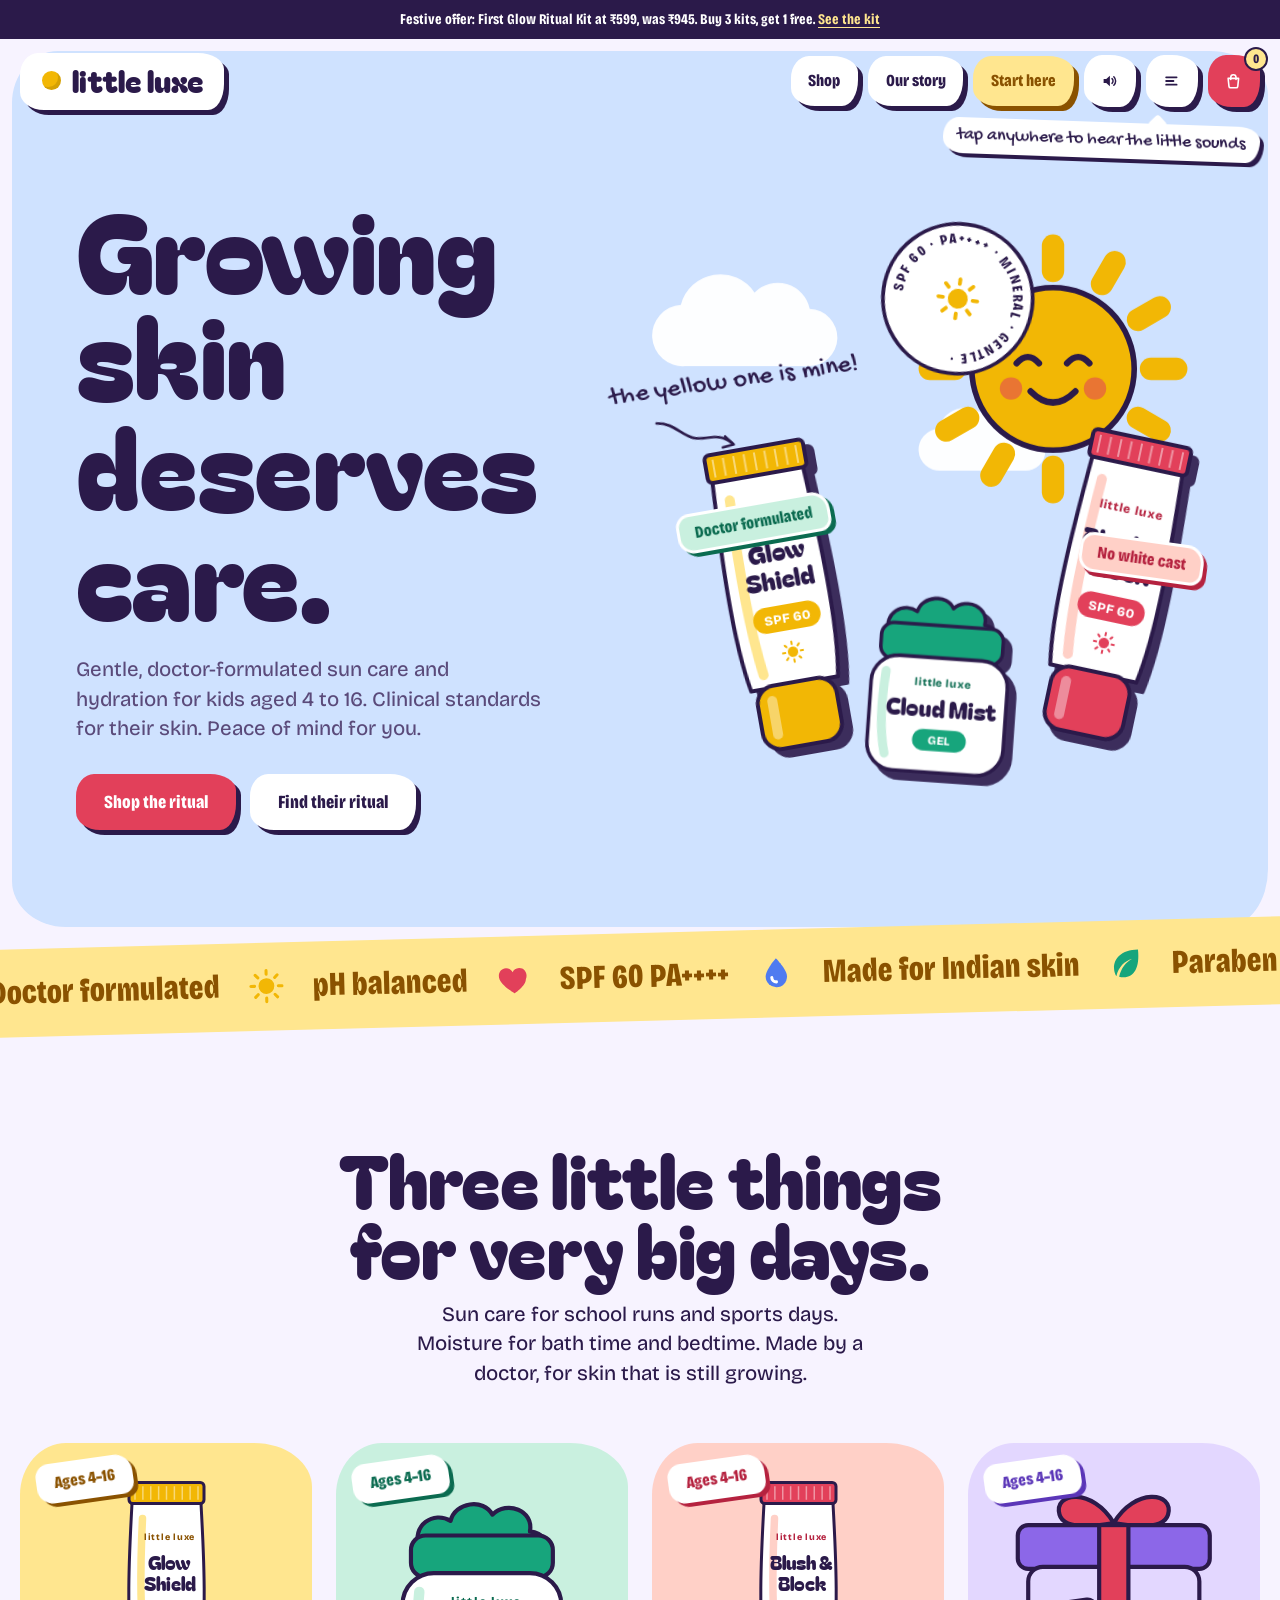
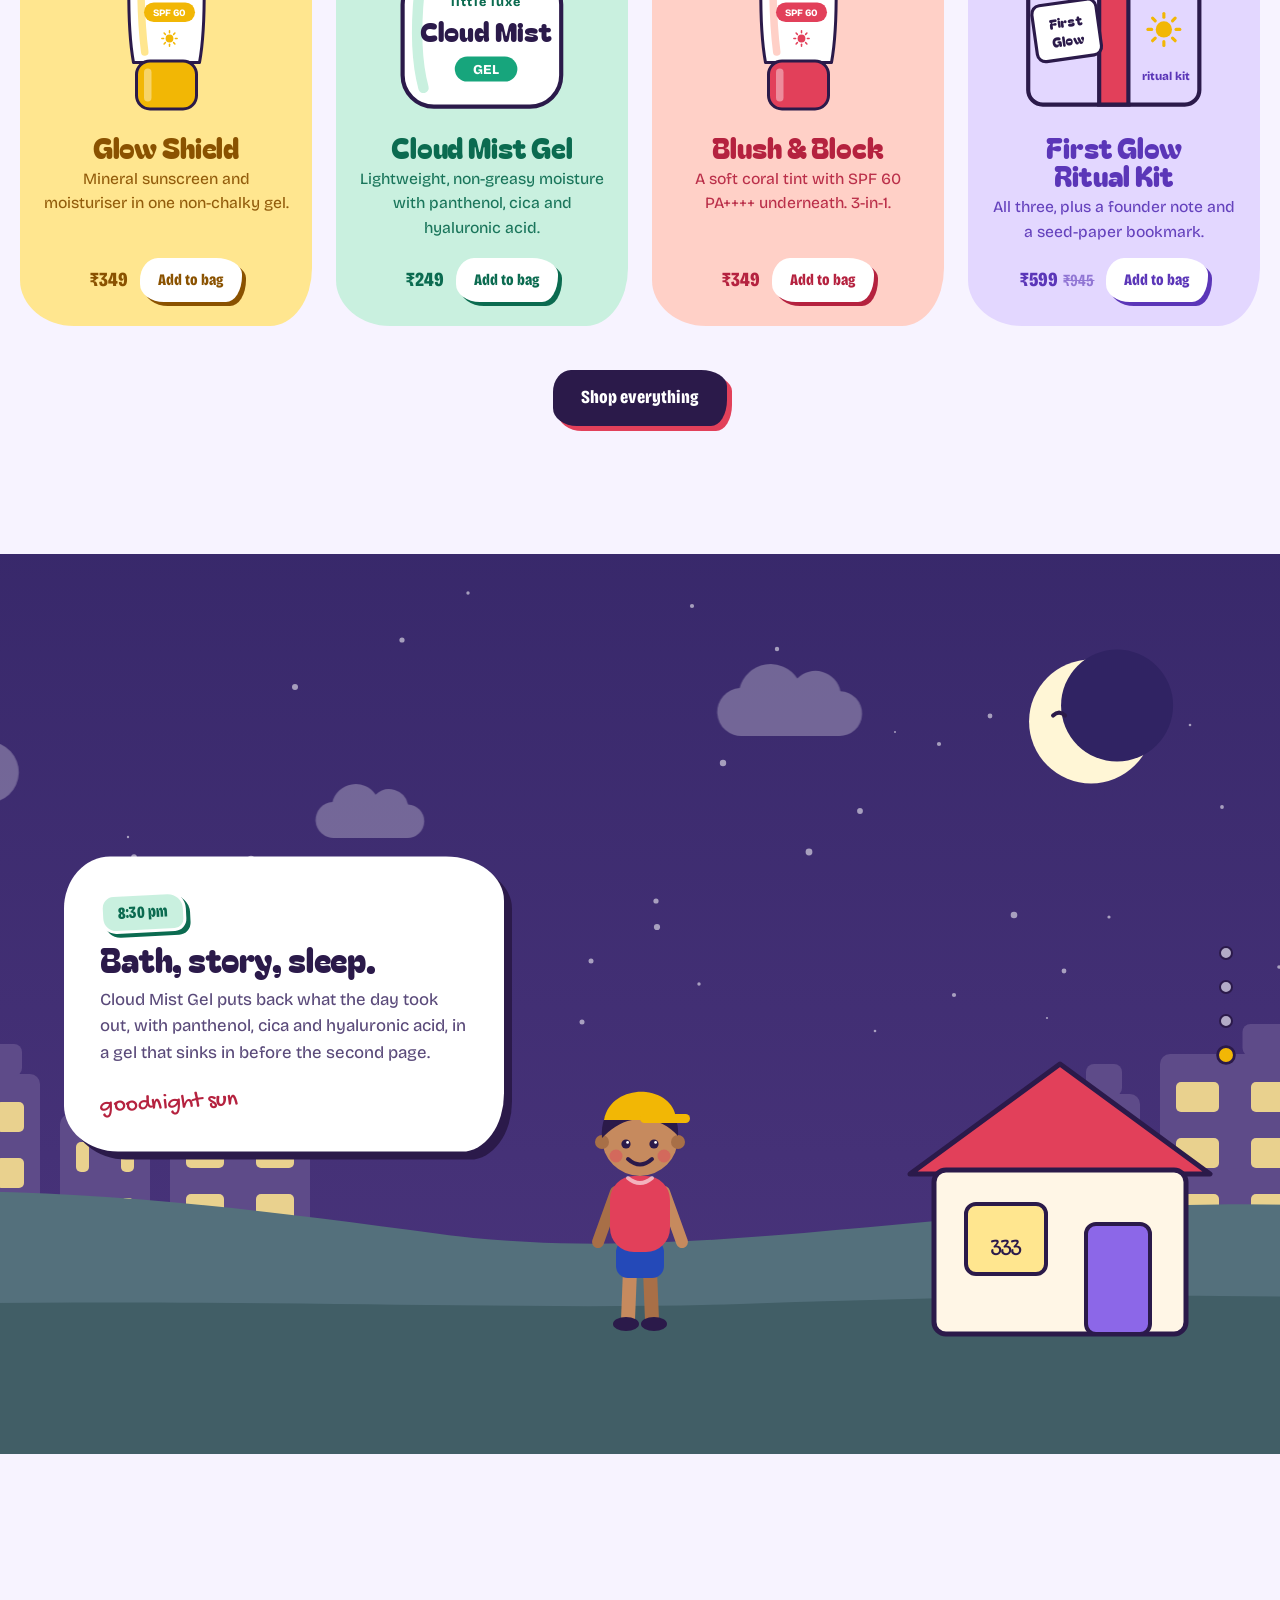
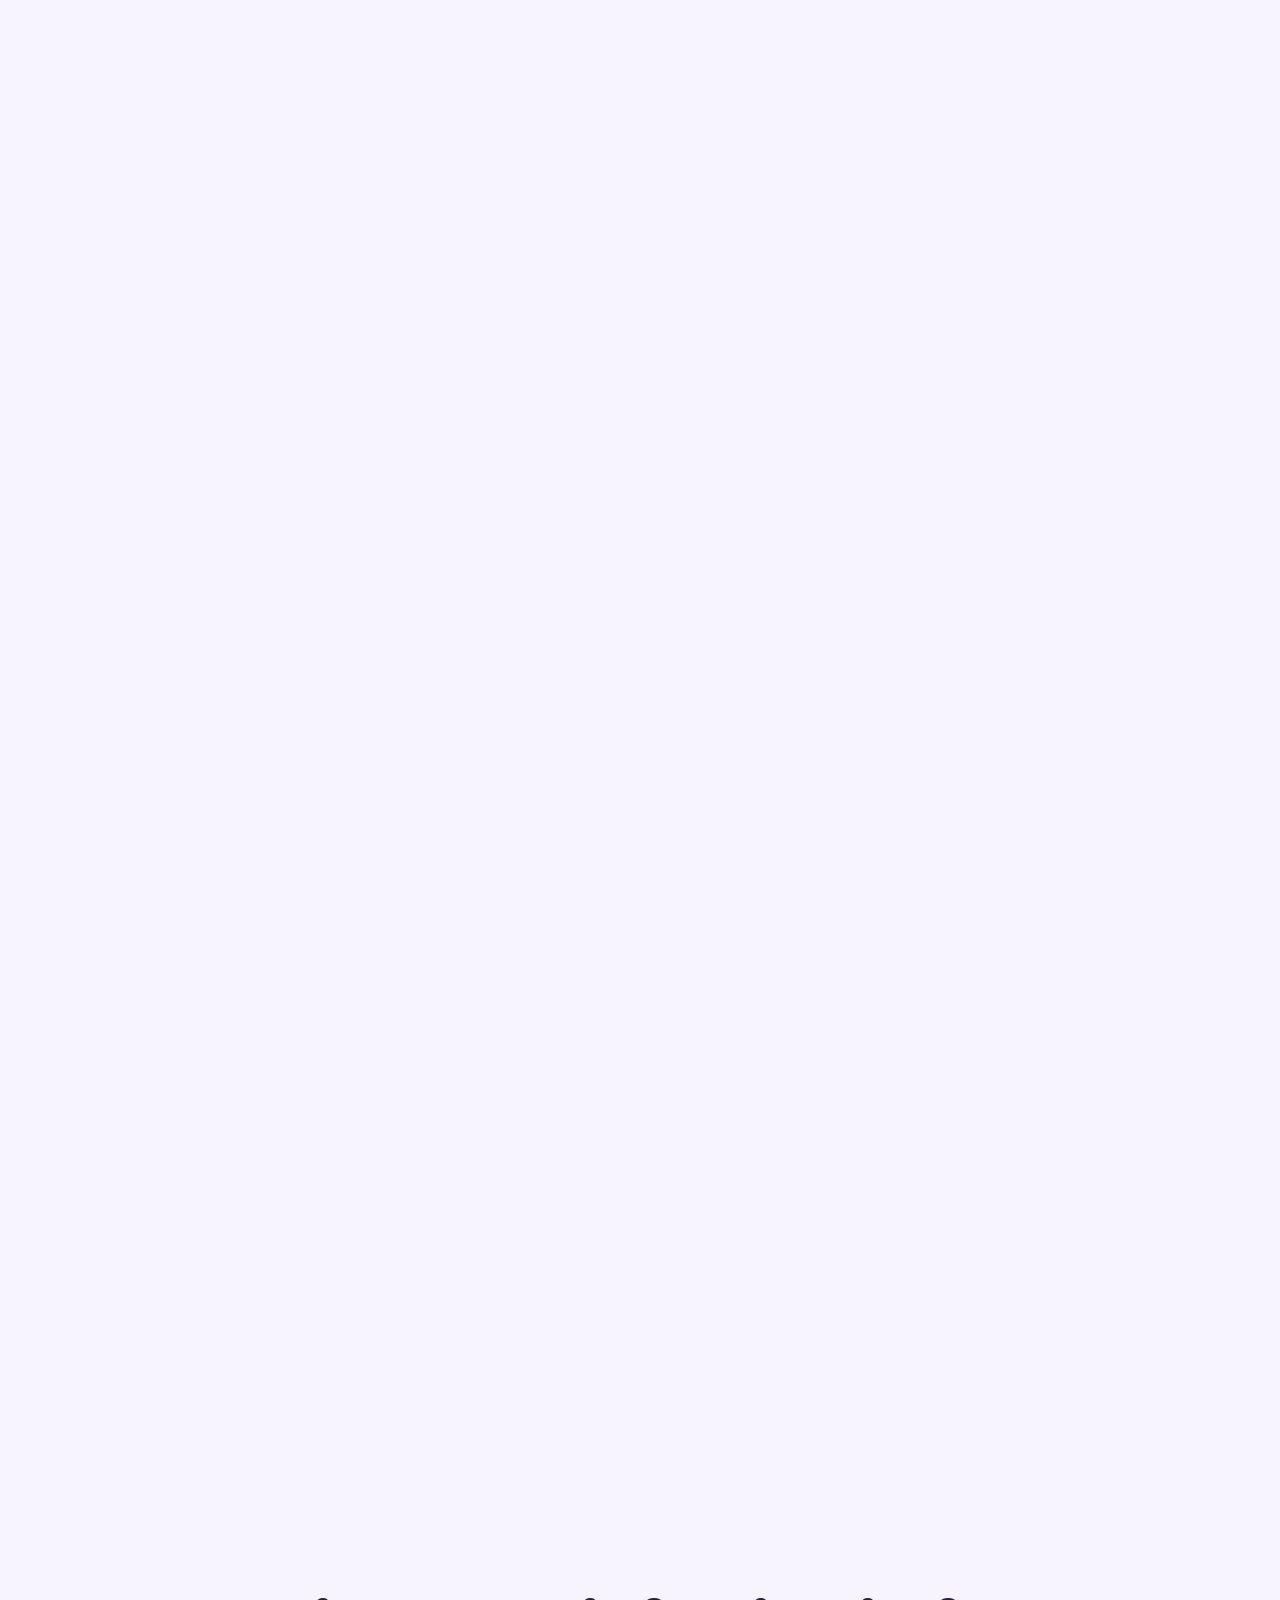
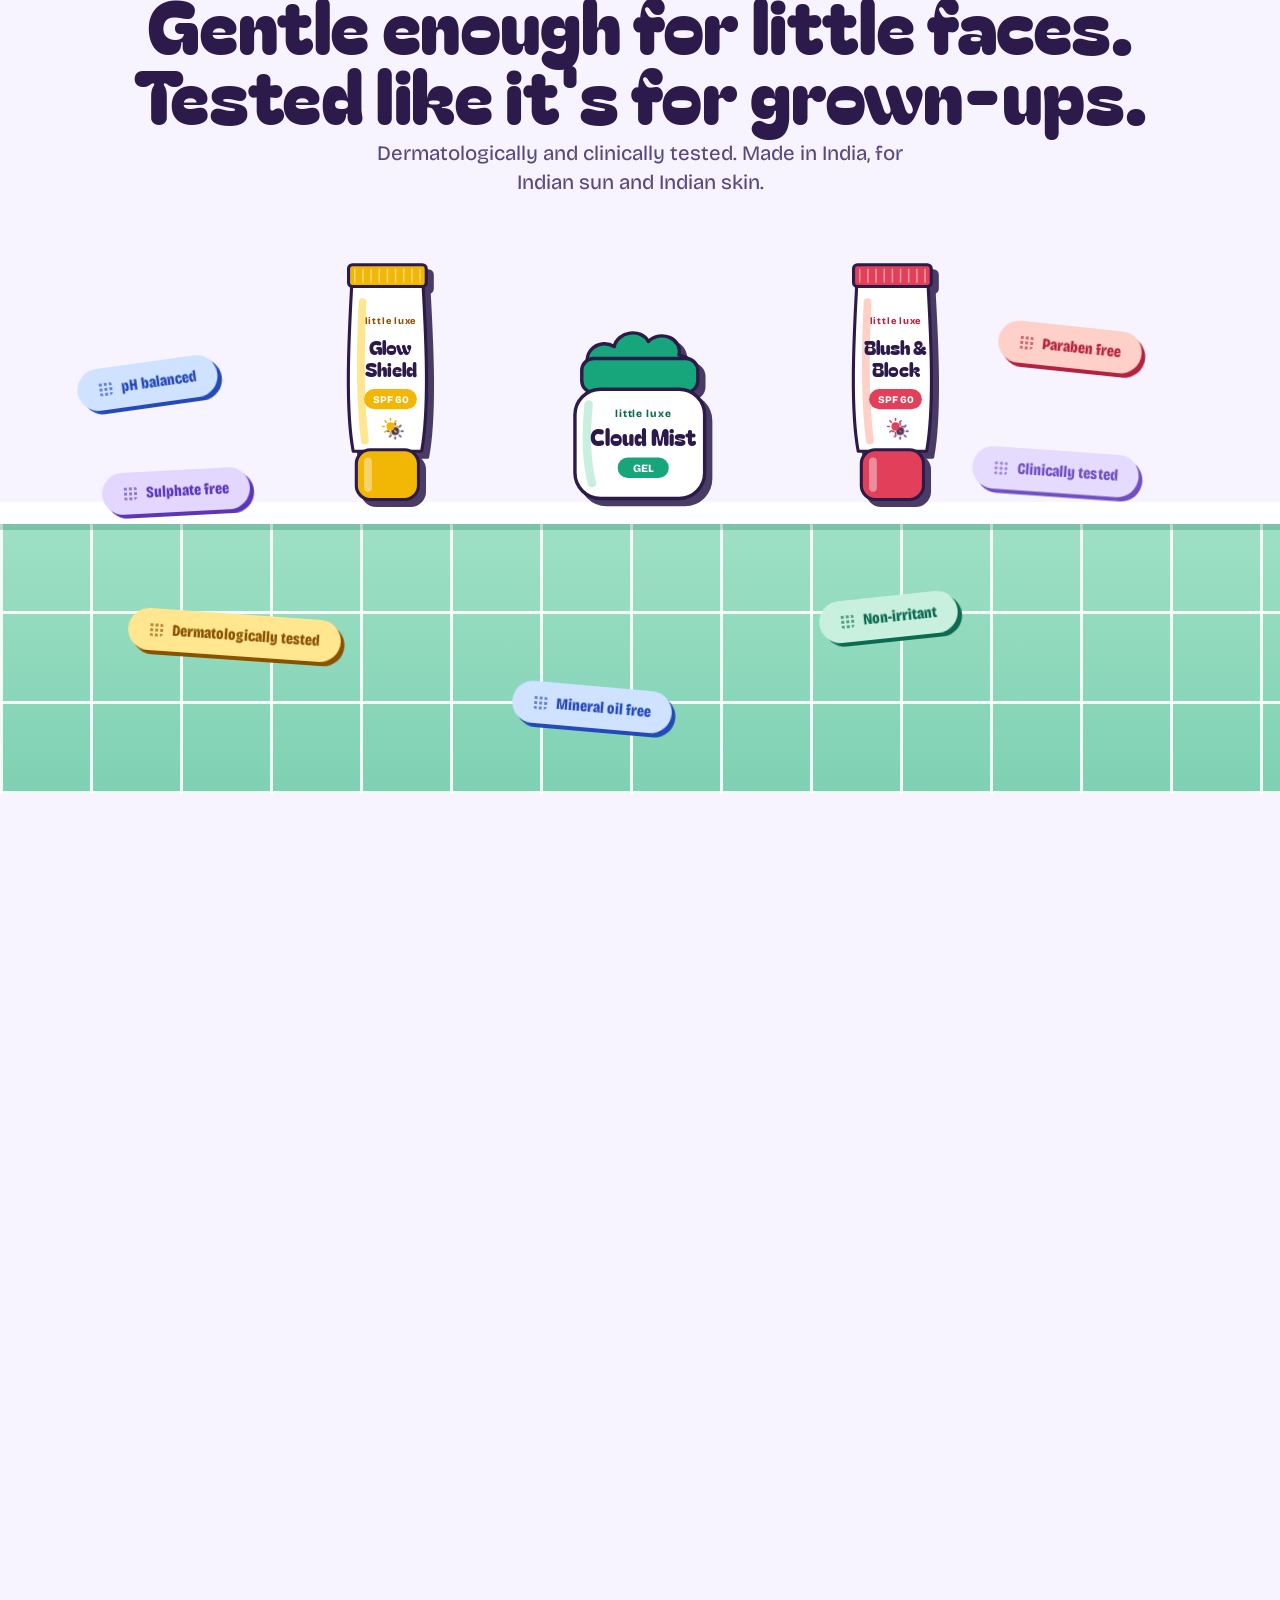
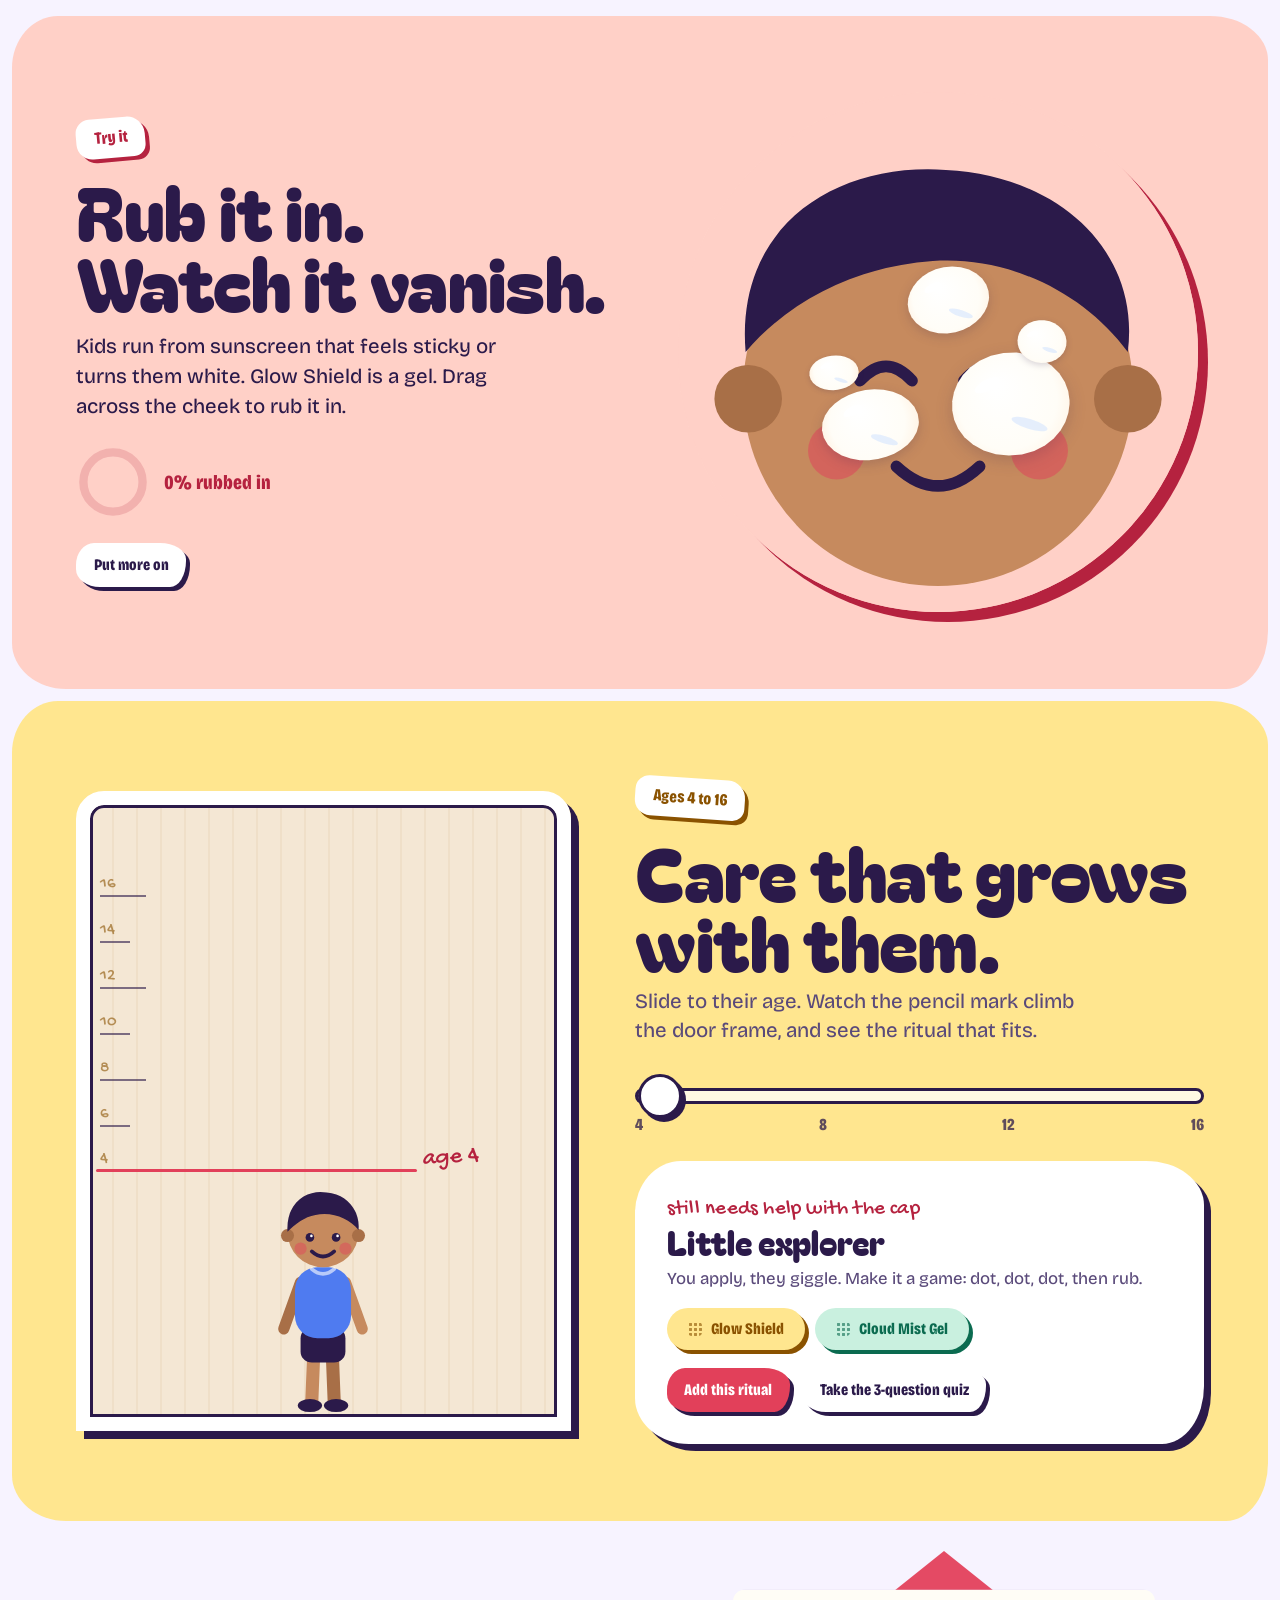
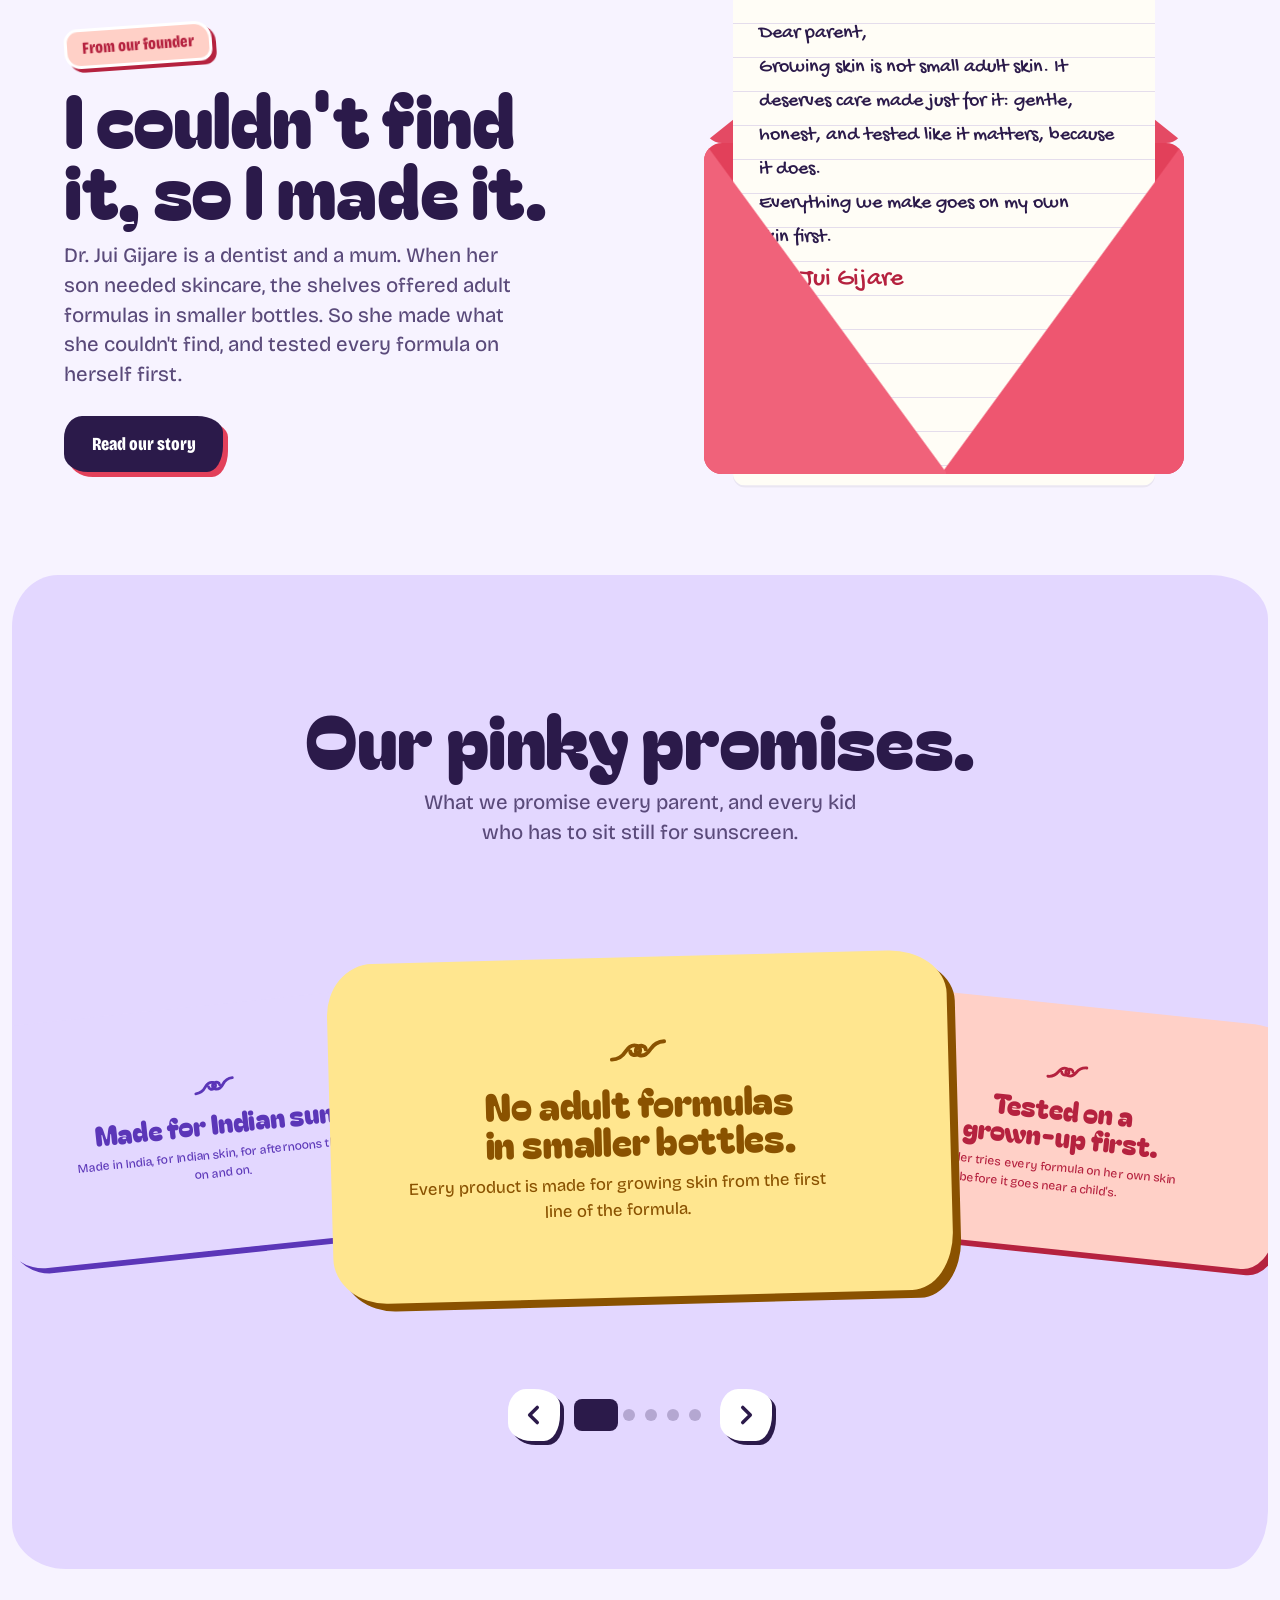
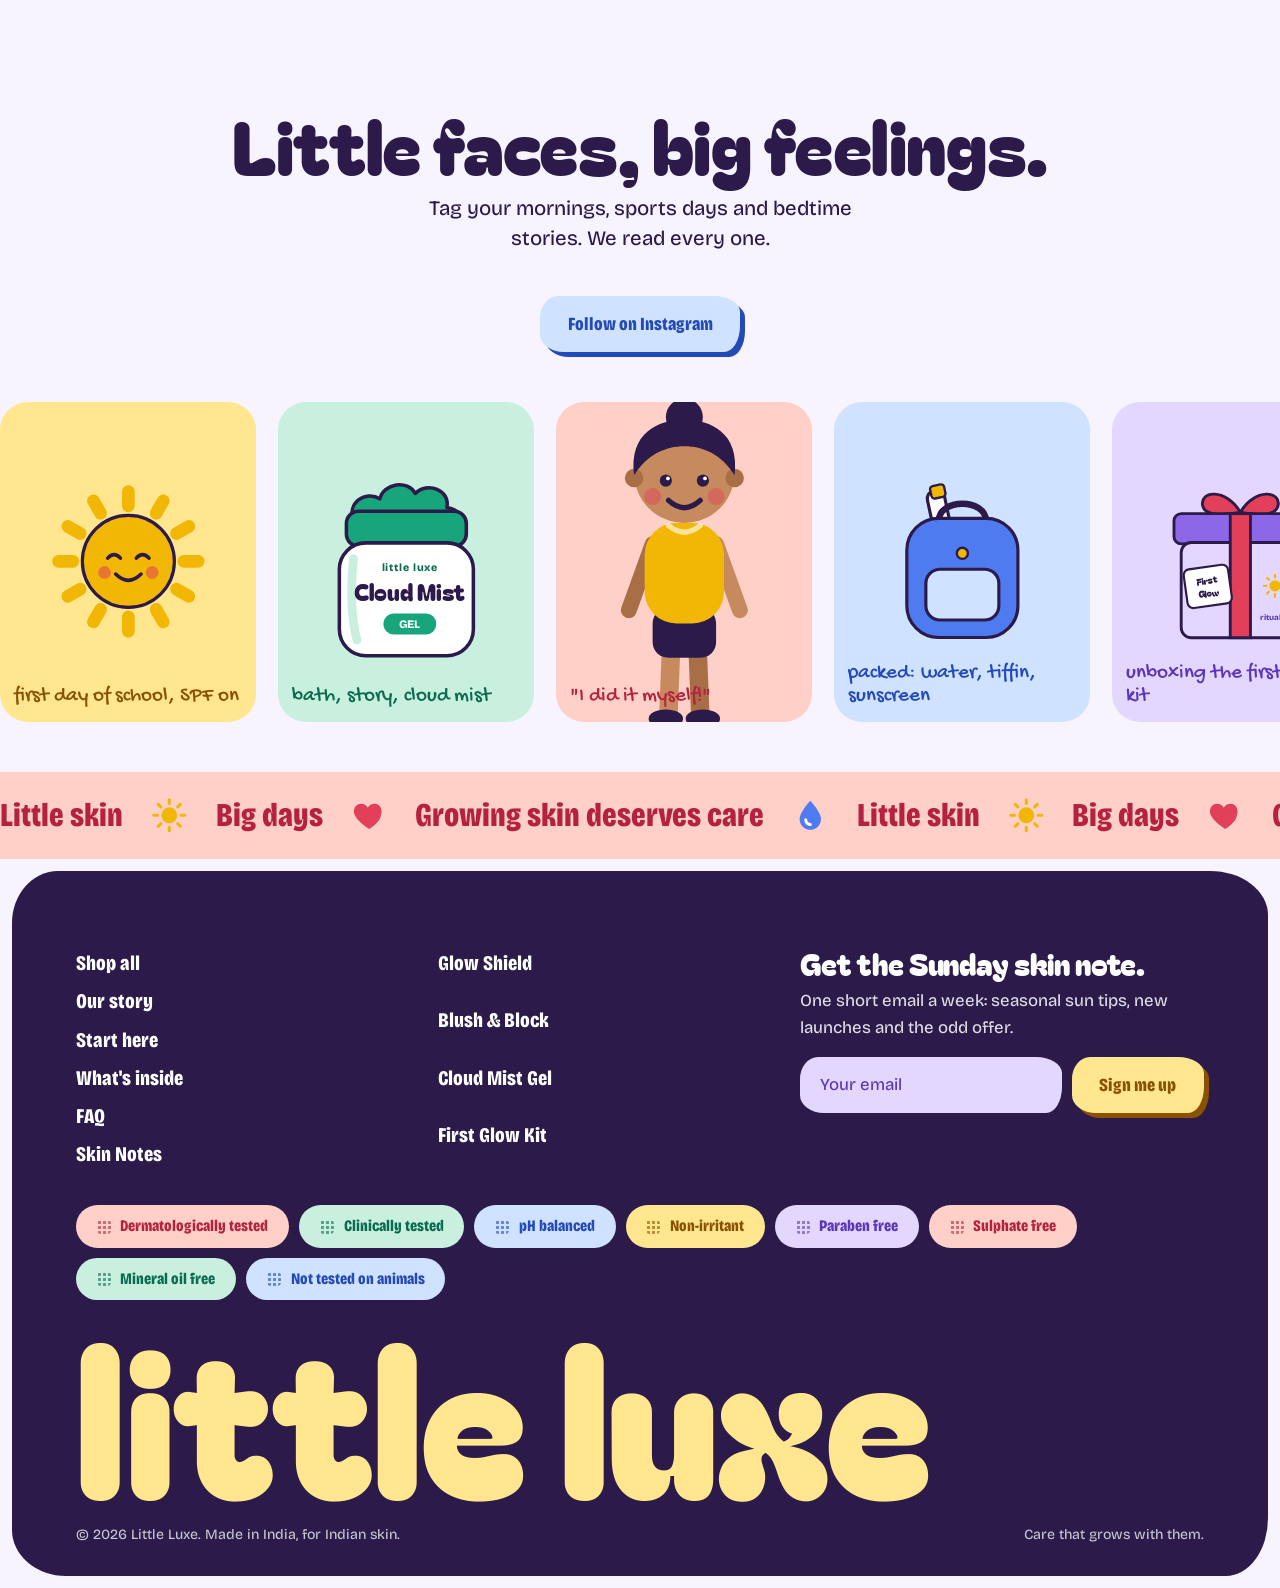
<file: index.html>
<!doctype html>
<html lang="en-IN">
<head>
<meta charset="utf-8">
<meta name="viewport" content="width=device-width, initial-scale=1, viewport-fit=cover">
<title>Little Luxe | Growing skin deserves care</title>
<meta name="description" content="Doctor-formulated sun care and hydration for kids aged 4 to 16. Clinical standards for their skin. Peace of mind for you.">
<meta name="theme-color" content="#F7F3FF">
<link rel="icon" href="assets/favicon.svg" type="image/svg+xml">
<link rel="preconnect" href="https://fonts.googleapis.com">
<link rel="preconnect" href="https://fonts.gstatic.com" crossorigin>
<link href="https://fonts.googleapis.com/css2?family=Bagel+Fat+One&family=Bricolage+Grotesque:opsz,wdth,wght@12..96,75..100,200..800&family=Gochi+Hand&display=swap" rel="stylesheet">
<link rel="stylesheet" href="css/styles.css">
</head>
<body>
<a class="sr-only" href="#app">Skip to content</a>
<div class="announce"><span class="hide-sm">Festive offer: First Glow Ritual Kit at ₹599, was ₹945. Buy 3 kits, get 1 free.</span><span class="show-sm">First Glow Kit at ₹599. Buy 3, get 1 free.</span> <a href="#/product/first-glow-kit">See the kit</a></div>

<header class="header">
  <a class="logo" href="#/" aria-label="Little Luxe home"><span id="logoDot"></span>little luxe</a>
  <nav class="nav" aria-label="Main">
    <a class="btn btn--ghost hide-sm" href="#/shop">Shop</a>
    <a class="btn btn--ghost hide-sm" href="#/story">Our story</a>
    <a class="btn btn--sun hide-sm" href="#/start-here">Start here</a>
    <button class="btn btn--ghost icon-btn sound-btn" aria-pressed="true" aria-label="Sound on. Turn sounds off"><span class="snd-icon"></span></button>
    <button class="btn btn--ghost icon-btn" id="menuBtn" aria-expanded="false" aria-controls="menu" aria-label="Open menu"><span id="menuIcon" style="display:contents"></span></button>
    <button class="btn icon-btn bag-btn" data-open-cart aria-label="Open bag"><span id="bagIcon" style="display:contents"></span><span class="bag-count" hidden>0</span></button>
  </nav>
  <div class="sound-hint" id="soundHint" aria-hidden="true"><span class="hide-sm">tap anywhere to hear the little sounds</span><span class="show-sm">tap anywhere for little sounds</span></div>
</header>

<div class="menu" id="menu" aria-hidden="true">
  <div class="menu__scrim" data-close-menu></div>
  <div class="menu__panel" role="dialog" aria-label="Menu">
    <button class="btn btn--ghost icon-btn menu__close" data-close-menu aria-label="Close menu"><span class="x-icon" style="display:contents"></span></button>
    <div class="menu__grid">
      <ul class="menu__links">
        <li><a href="#/">Home</a></li>
        <li><a href="#/shop">Shop</a></li>
        <li><a href="#/story">Our story</a></li>
        <li><a href="#/start-here">Start here</a></li>
        <li><a href="#/inside">What's inside</a></li>
        <li><a href="#/faq">FAQ</a></li>
        <li><a href="#/skin-notes">Skin Notes</a></li>
      </ul>
      <div class="menu__prods" id="menuProds"></div>
    </div>
  </div>
</div>

<main id="app" tabindex="-1"></main>

<div id="footMarquee"></div>
<footer class="foot">
  <div class="foot__grid">
    <ul aria-label="Pages">
      <li><a href="#/shop">Shop all</a></li><li><a href="#/story">Our story</a></li><li><a href="#/start-here">Start here</a></li>
      <li><a href="#/inside">What's inside</a></li><li><a href="#/faq">FAQ</a></li><li><a href="#/skin-notes">Skin Notes</a></li>
    </ul>
    <ul aria-label="Products">
      <li><a href="#/product/glow-shield">Glow Shield</a></li><li><a href="#/product/blush-block">Blush &amp; Block</a></li>
      <li><a href="#/product/cloud-mist">Cloud Mist Gel</a></li><li><a href="#/product/first-glow-kit">First Glow Kit</a></li>
    </ul>
    <div>
      <h3>Get the Sunday skin note.</h3>
      <p style="opacity:.85;max-width:44ch">One short email a week: seasonal sun tips, new launches and the odd offer.</p>
      <form class="nl" id="nl" novalidate><label class="sr-only" for="nlEmail">Email address</label><input id="nlEmail" type="email" placeholder="Your email" autocomplete="email"><button class="btn btn--sun" type="submit">Sign me up</button></form>
      <p class="hand" id="nlMsg" style="font-size:1.4rem;color:var(--sunny);margin-top:10px" aria-live="polite"></p>
    </div>
  </div>
  <div class="foot__claims" id="footClaims"></div>
  <div class="foot__big" aria-hidden="true">little luxe</div>
  <div class="foot__small"><span>© 2026 Little Luxe. Made in India, for Indian skin.</span><span>Care that grows with them.</span></div>
</footer>

<div class="cart" id="cart" aria-hidden="true">
  <div class="cart__scrim" data-close-cart></div>
  <aside class="cart__panel" role="dialog" aria-label="Your bag">
    <div class="cart__head"><h3>Your bag</h3><button class="btn btn--ghost icon-btn btn--sm" style="width:44px" data-close-cart aria-label="Close bag"><span class="x-icon" style="display:contents"></span></button></div>
    <div class="cart__items" id="cartItems"></div>
    <div class="cart__foot" id="cartFoot">
      <div class="cart__offer" id="cartOffer"></div>
      <div class="cart__total"><span>Subtotal</span><span id="cartTotal">₹0</span></div>
      <button class="btn" id="checkout" style="width:100%">Go to checkout</button>
    </div>
  </aside>
</div>

<div class="reader" id="reader" aria-hidden="true">
  <div class="reader__scrim" data-close-reader></div>
  <div class="reader__card" role="dialog" aria-label="Skin note">
    <button class="btn btn--ghost icon-btn btn--sm" style="position:absolute;top:16px;right:16px;width:44px" data-close-reader aria-label="Close note"><span class="x-icon" style="display:contents"></span></button>
    <div id="readerBody"></div>
  </div>
</div>

<div class="toast" id="toast" role="status" aria-live="polite"></div>

<script src="js/art.js"></script>
<script src="js/app.js"></script>
</body>
</html>
</file>
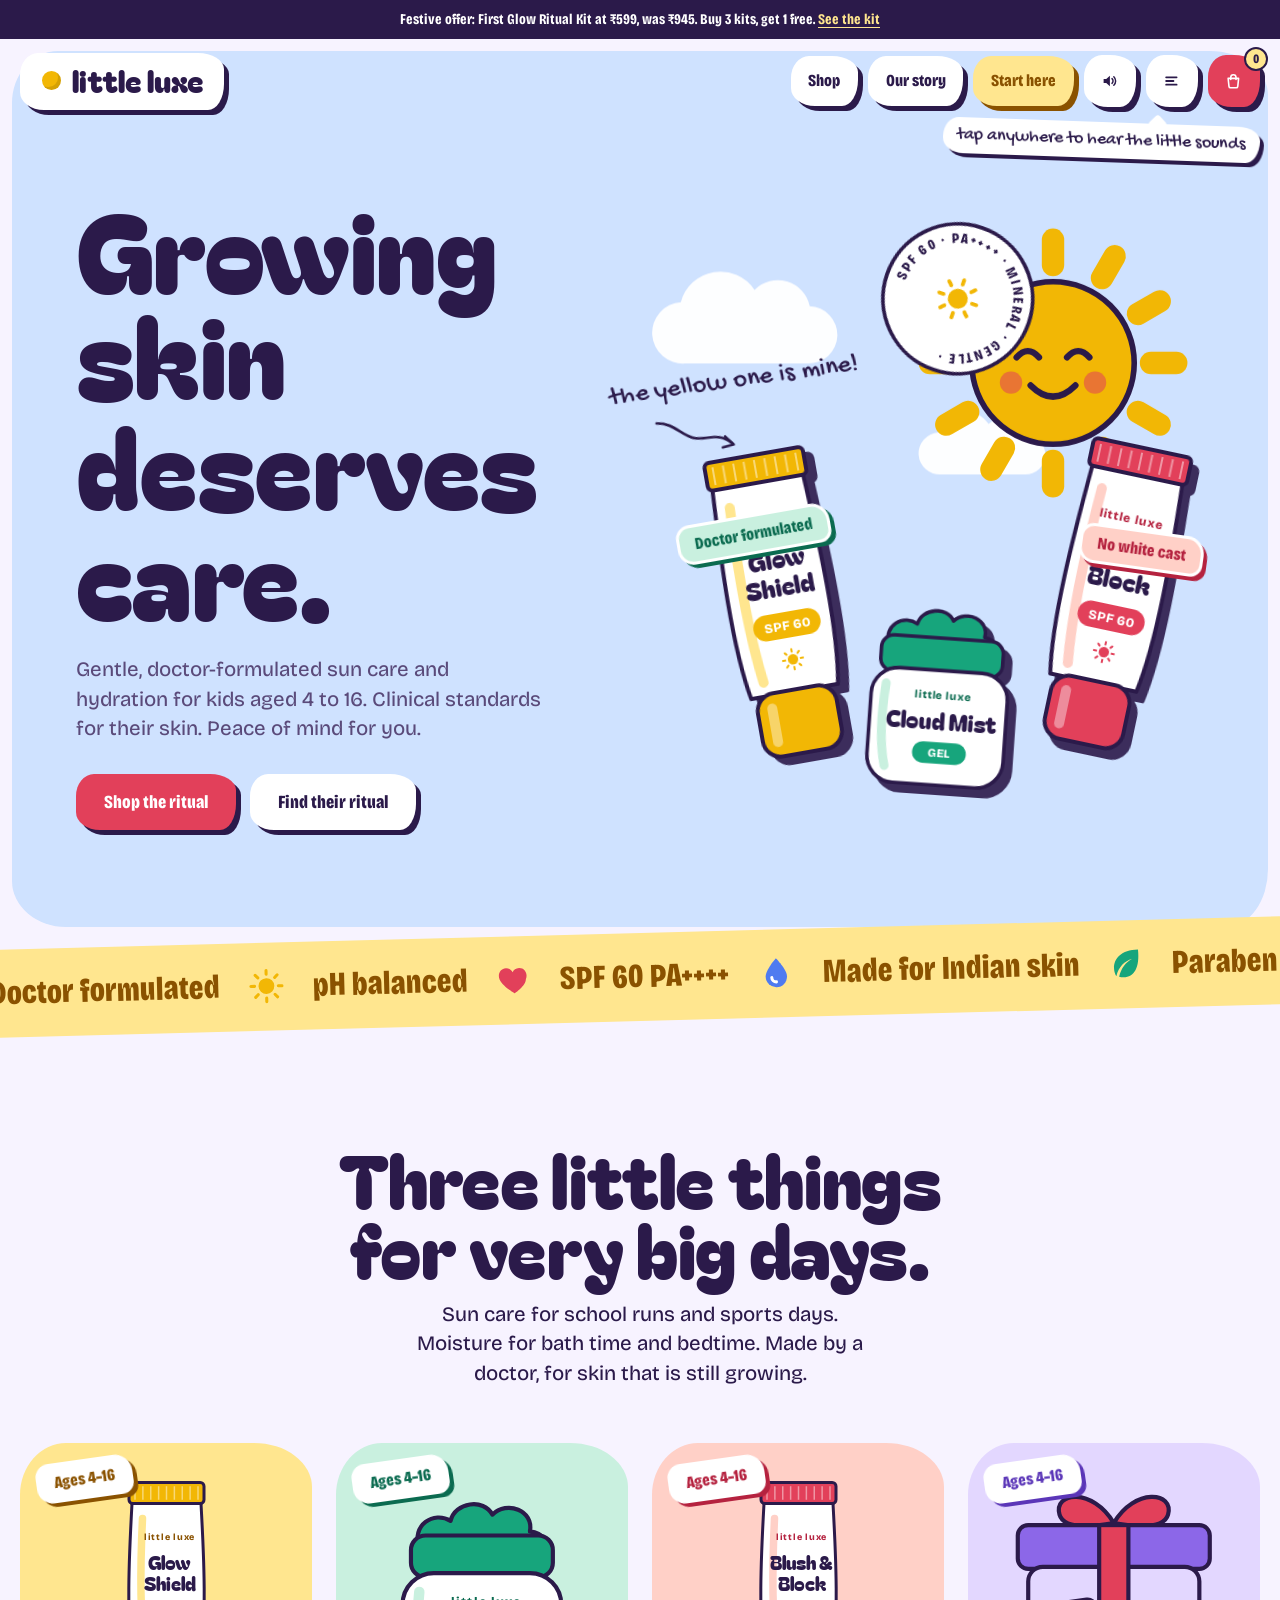
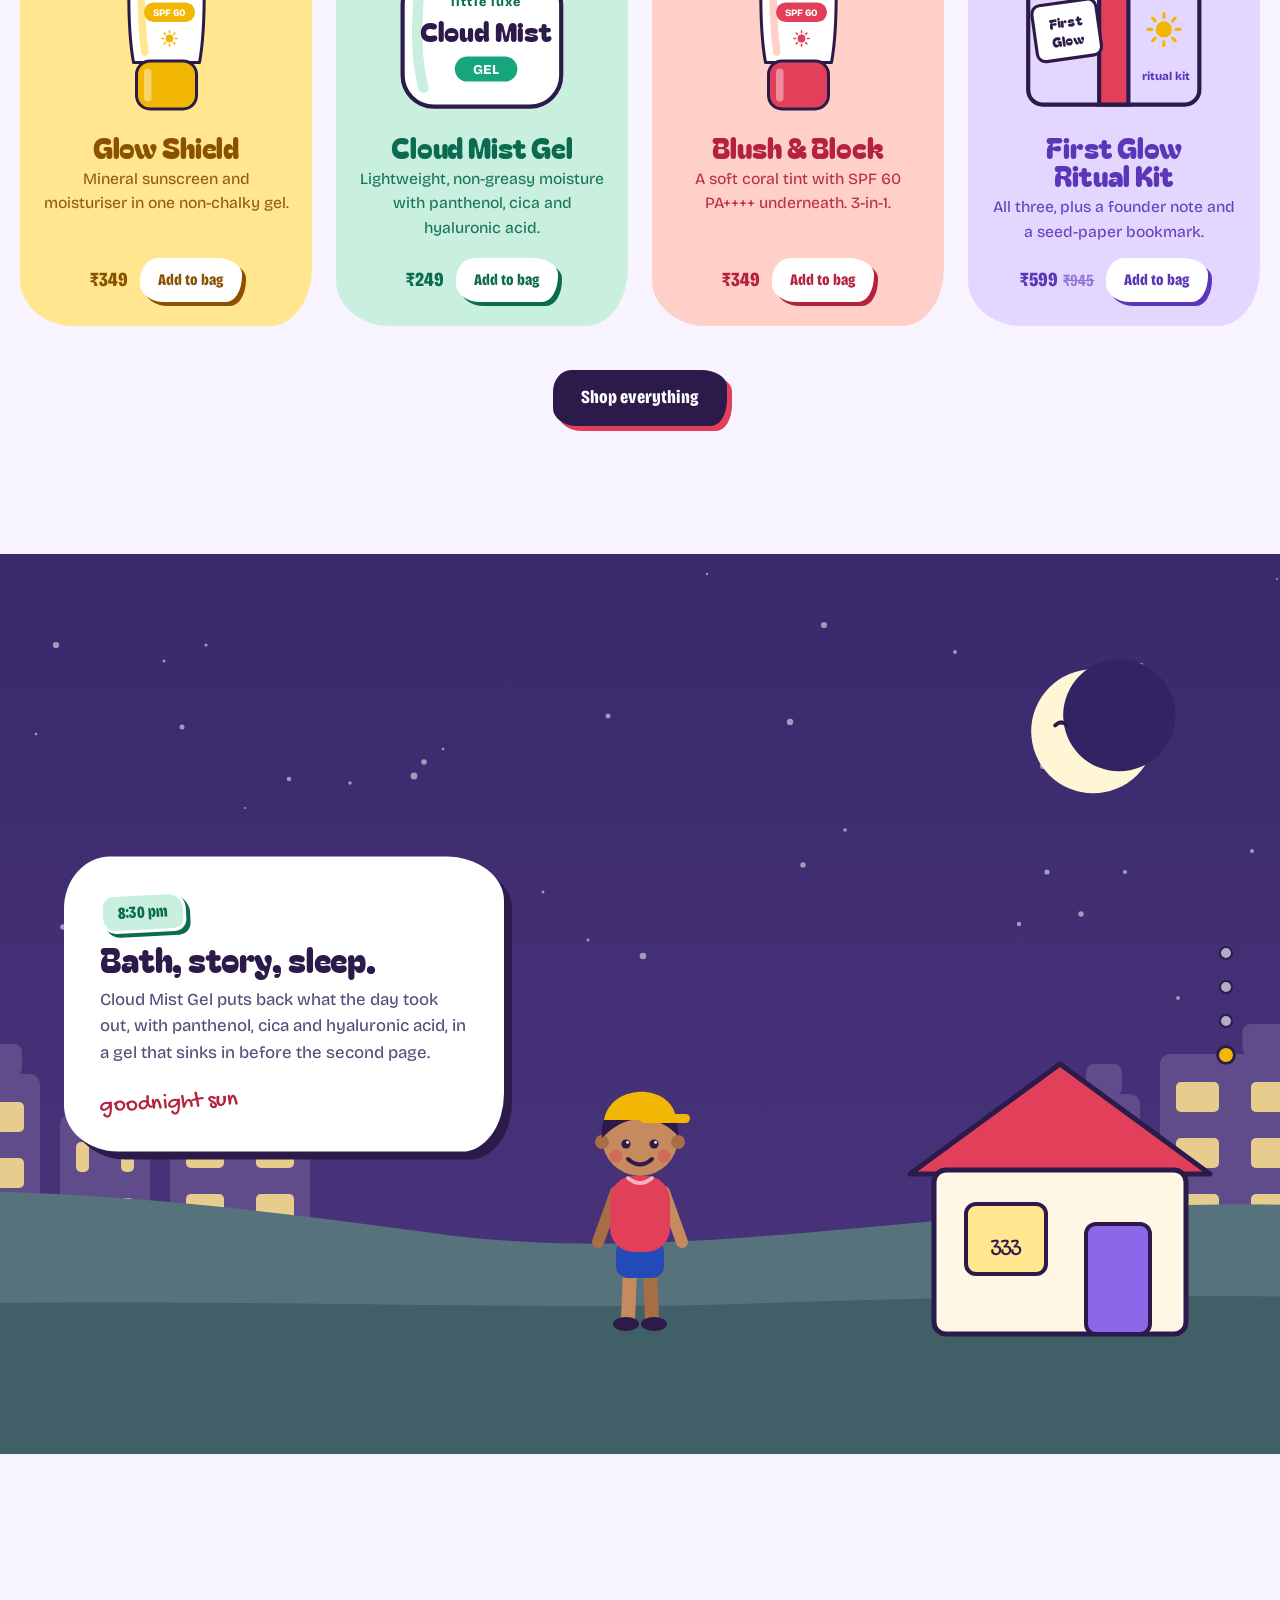
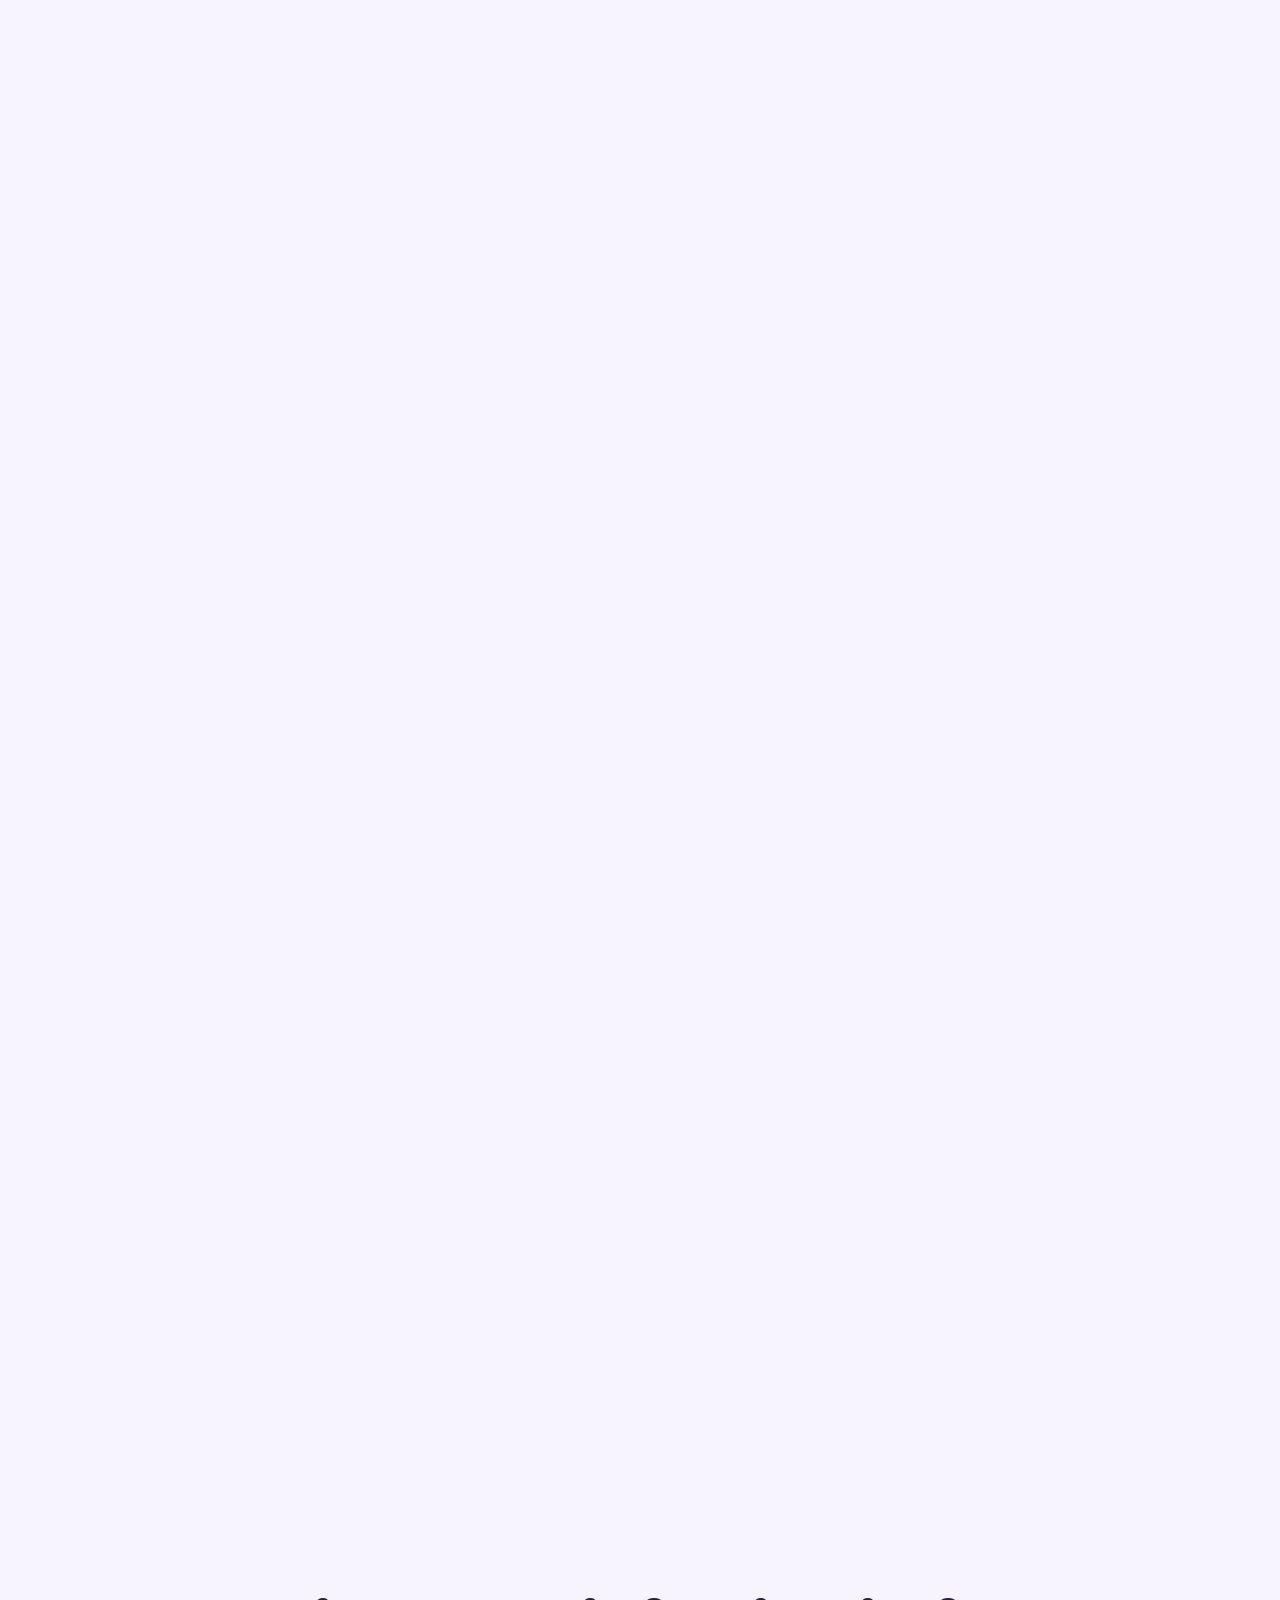
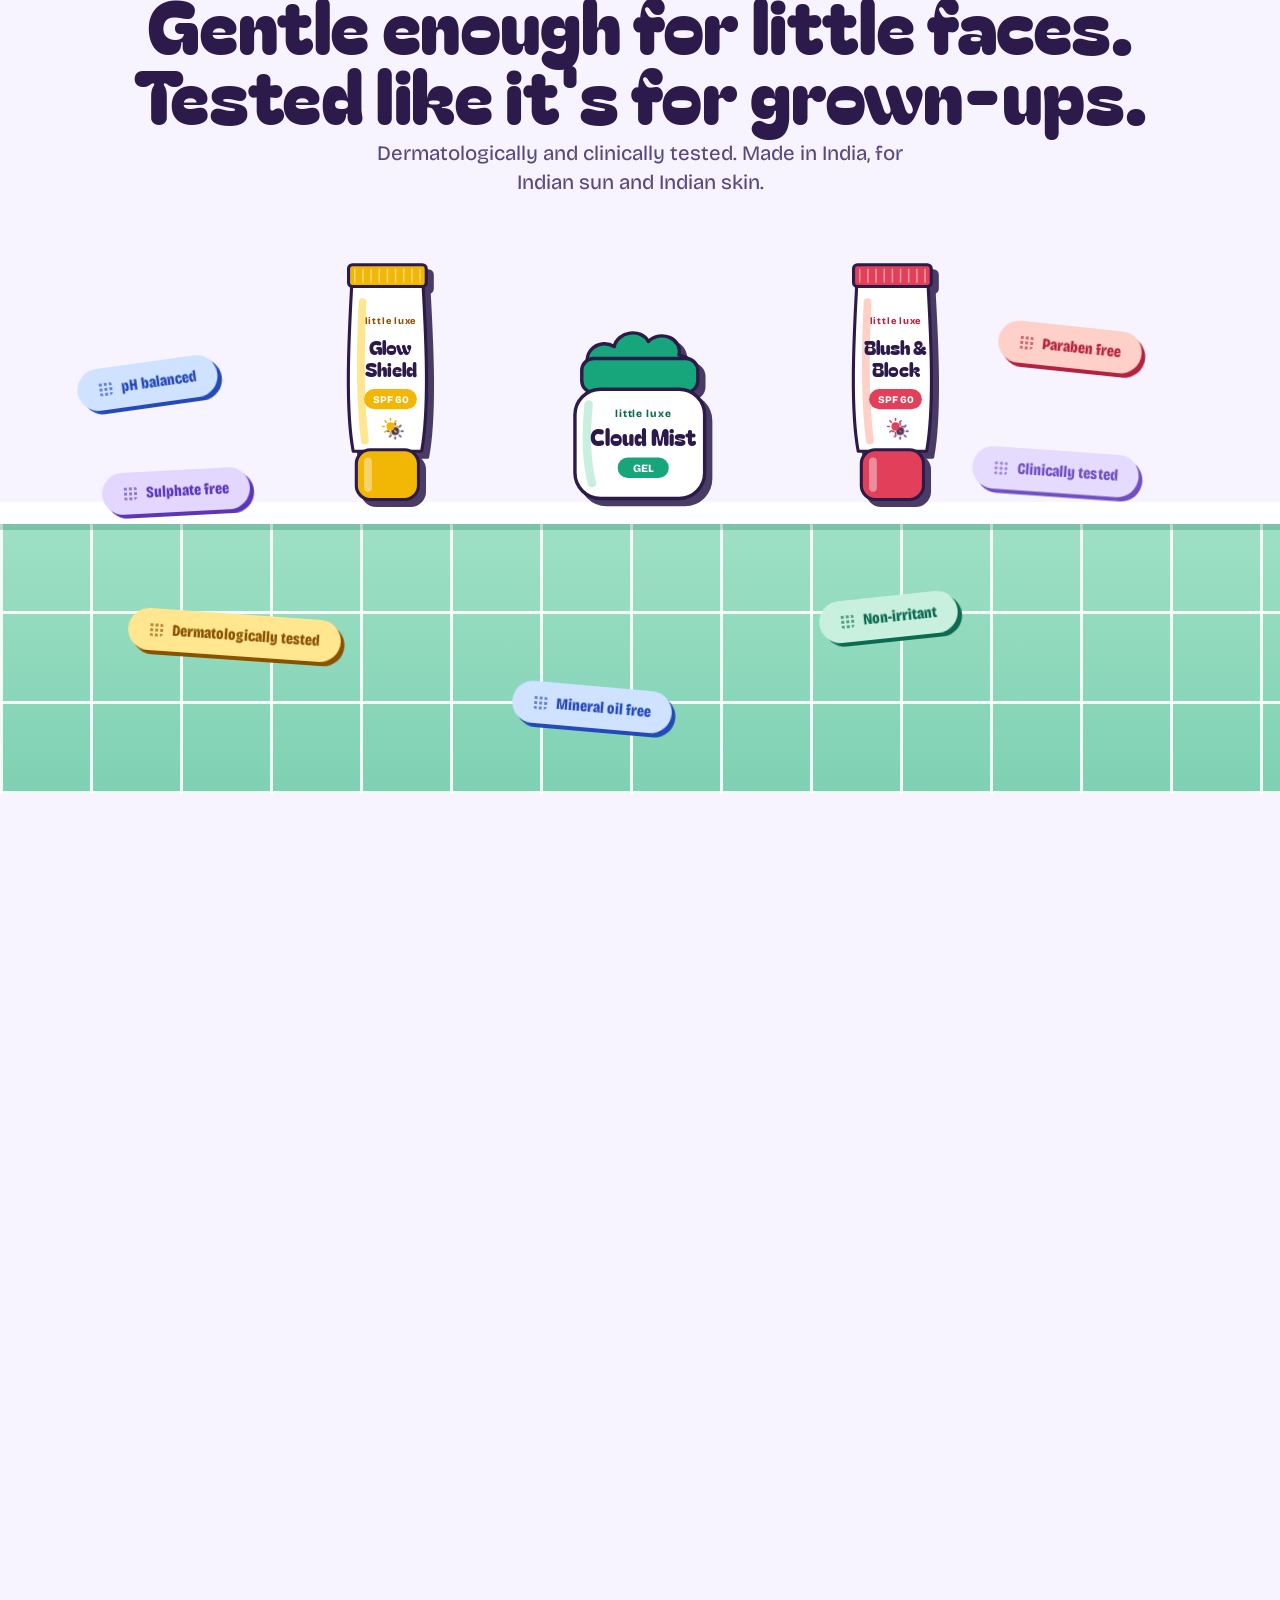
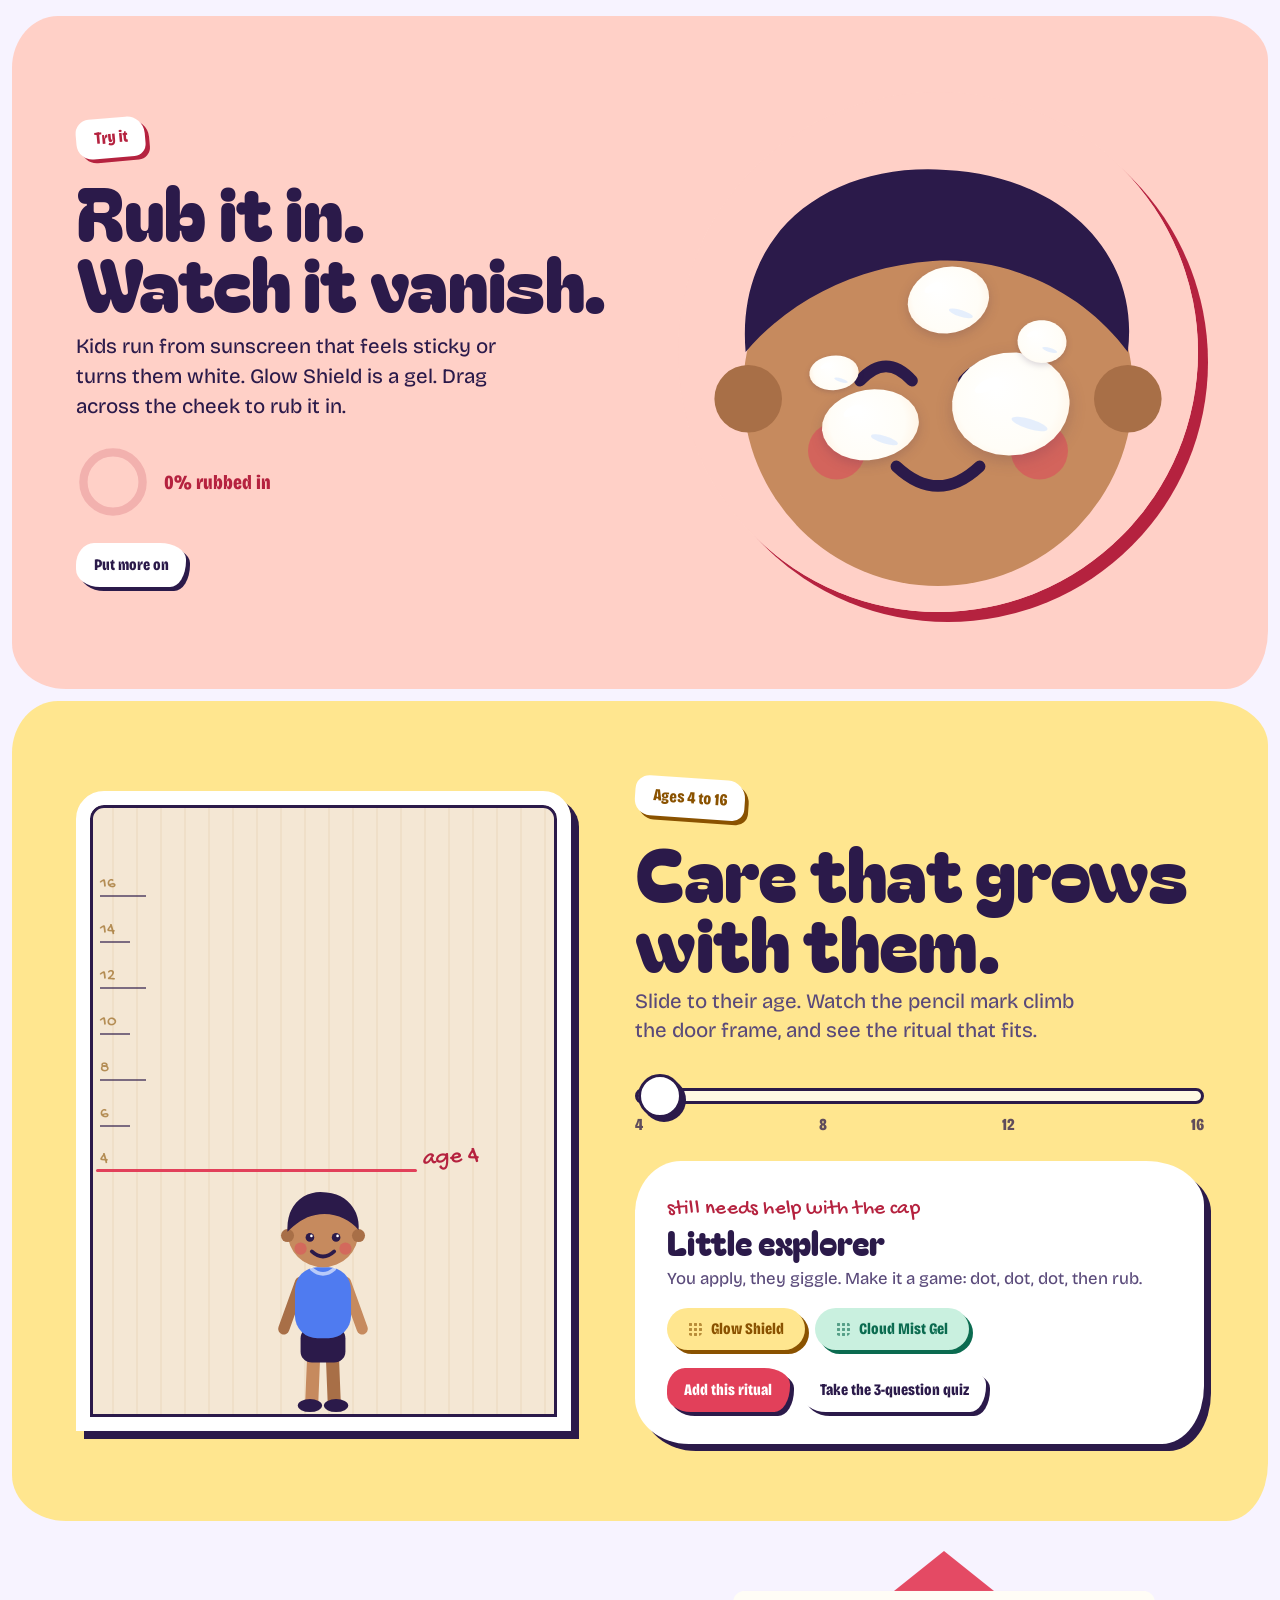
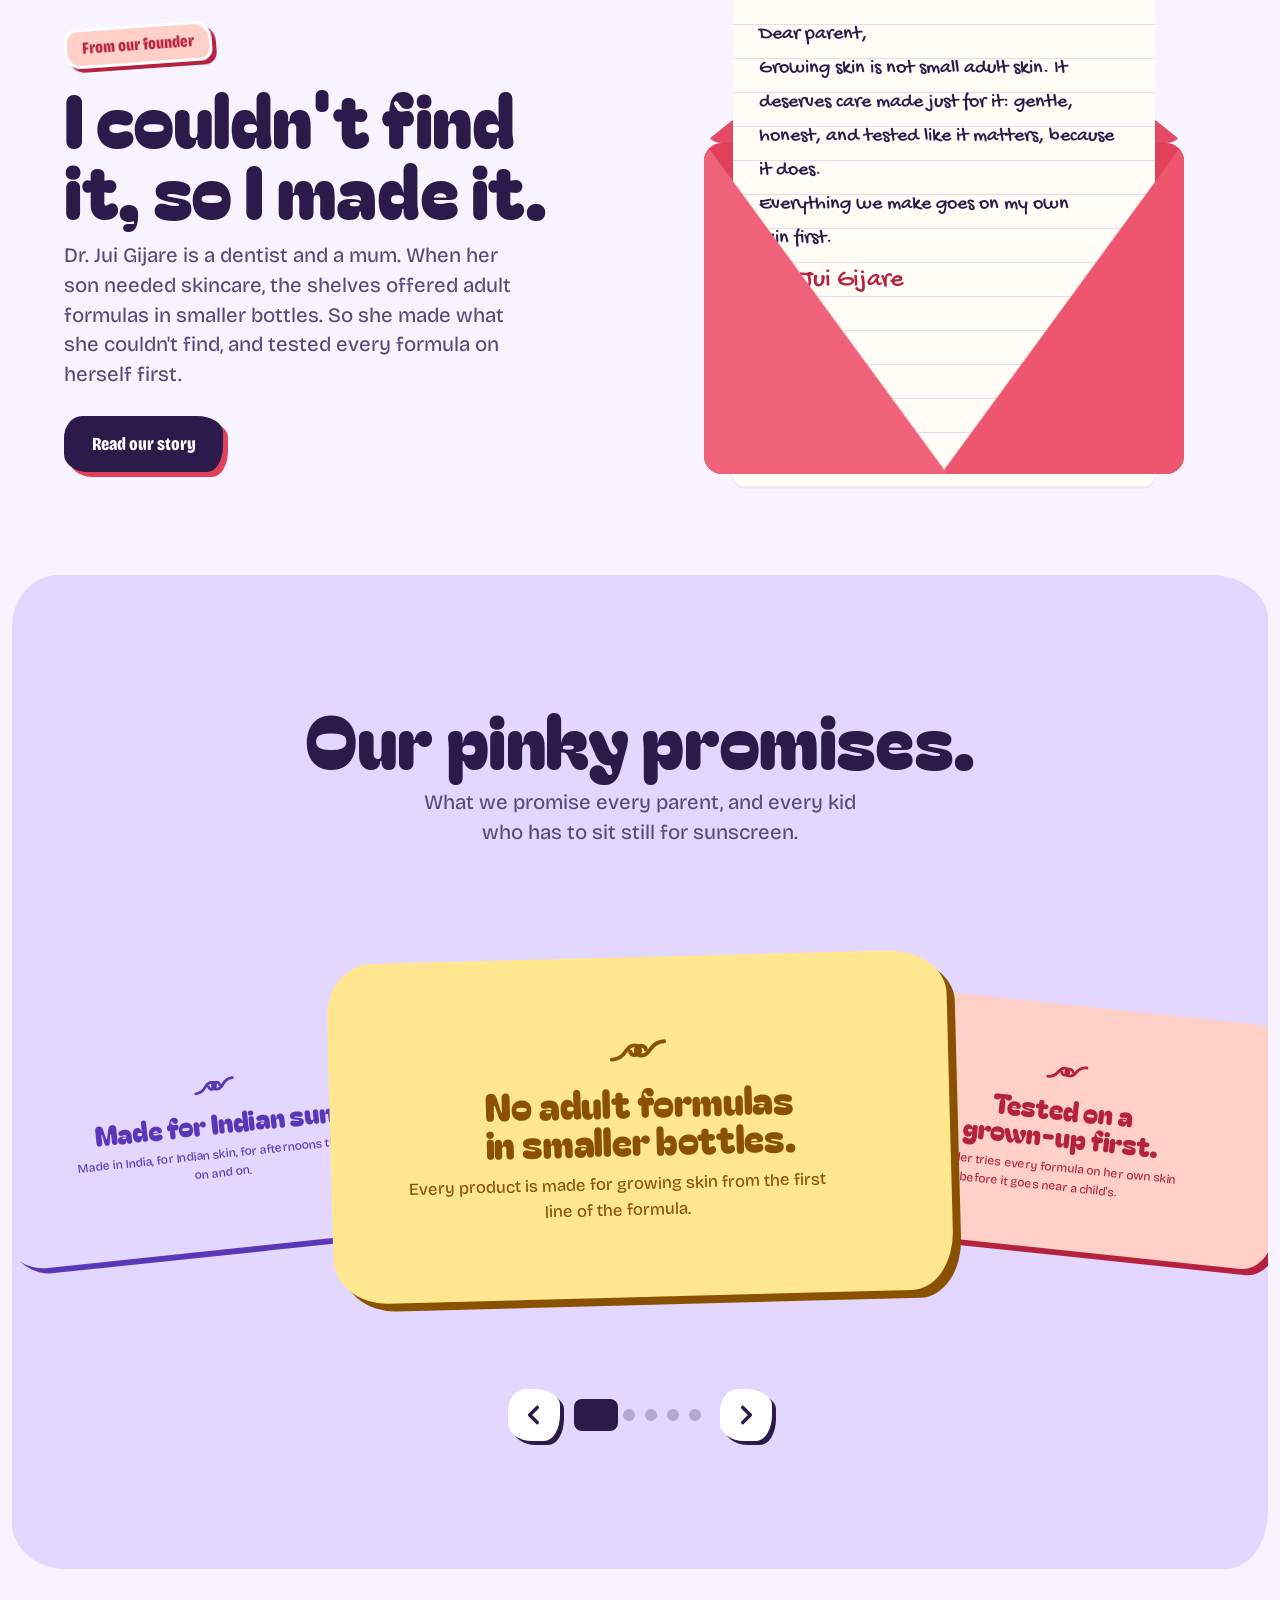
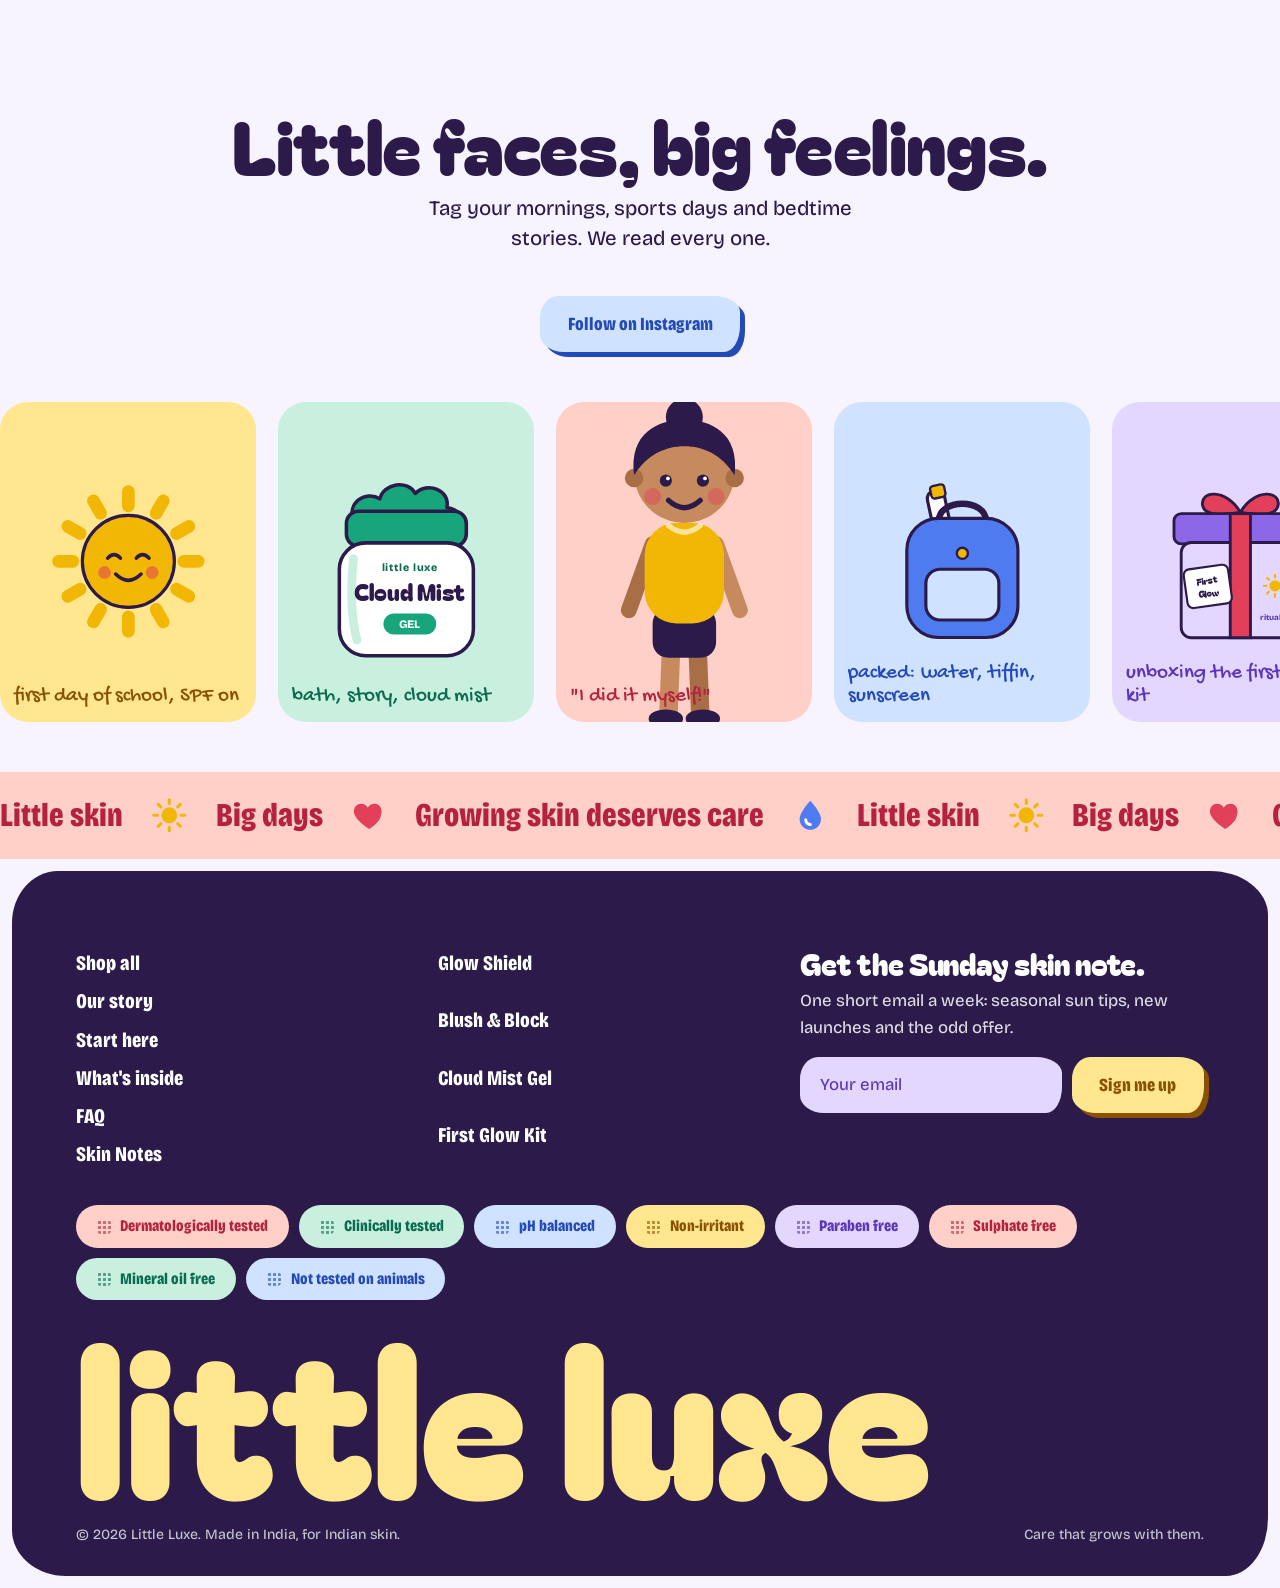
<file: single-file/littleluxe-single-file.html>
<!doctype html>
<html lang="en-IN">
<head>
<meta charset="utf-8">
<meta name="viewport" content="width=device-width, initial-scale=1, viewport-fit=cover">
<title>Little Luxe | Growing skin deserves care</title>
<meta name="description" content="Doctor-formulated sun care and hydration for kids aged 4 to 16. Clinical standards for their skin. Peace of mind for you.">
<meta name="theme-color" content="#F7F3FF">
<link rel="preconnect" href="https://fonts.googleapis.com">
<link rel="preconnect" href="https://fonts.gstatic.com" crossorigin>
<link href="https://fonts.googleapis.com/css2?family=Bagel+Fat+One&family=Bricolage+Grotesque:opsz,wdth,wght@12..96,75..100,200..800&family=Gochi+Hand&display=swap" rel="stylesheet">
<style>/* ==========================================================
   LITTLE LUXE — design tokens
   Rule: every coloured surface = light fill + dark partner
   for text AND a hard, flat offset shadow. No grey shadows.
   ========================================================== */
:root{
  --cloud:#F7F3FF;      /* page base, lavender milk */
  --paper:#FFFFFF;
  --ink:#2B1A4A;        /* plum ink */
  --ink-2:#5A4A7A;
  --sunny:#FFE68F;  --sunny-d:#8A5200;  --sunny-s:#F2B705;
  --blush:#FFD0C7;  --blush-d:#B5223F;  --blush-s:#E2405A;
  --mint:#C9F0DF;   --mint-d:#0B6B50;   --mint-s:#17A57C;
  --sky:#CFE2FF;    --sky-d:#2449B8;    --sky-s:#4F7BF0;
  --lilac:#E3D7FF;  --lilac-d:#5B36B8;  --lilac-s:#8C67E8;
  --skin:#C68A5E; --skin-2:#A86F47; --hair:#2B1A4A;

  --f-display:"Bagel Fat One", "Arial Rounded MT Bold", system-ui, sans-serif;
  --f-ui:"Bricolage Grotesque", system-ui, sans-serif;
  --f-hand:"Gochi Hand", "Comic Sans MS", cursive;

  --blob:18px 26px 16px 24px / 22px 16px 26px 18px;
  --blob-lg:46px 58px 42px 54px / 52px 44px 58px 46px;
  --ease:cubic-bezier(.4,0,.2,1);
  --spring:cubic-bezier(.34,1.56,.64,1);
  --gutter:12px;
  --header-h:84px;
}

*,*::before,*::after{box-sizing:border-box}
html{scrollbar-width:none;-webkit-text-size-adjust:100%}
html::-webkit-scrollbar{display:none}
html,body{overflow-x:clip;max-width:100%}
body{
  margin:0;-webkit-tap-highlight-color:transparent;background:var(--cloud);color:var(--ink);
  font-family:var(--f-ui);font-variation-settings:"wdth" 100;font-weight:450;
  font-size:1.05rem;line-height:1.55;-webkit-font-smoothing:antialiased;
}
img,svg{display:block;max-width:100%}
button{font:inherit;color:inherit;cursor:pointer;border:0;background:none;padding:0}
a{color:inherit}
:focus-visible{outline:3px solid var(--ink);outline-offset:3px;border-radius:12px}
.sr-only{position:absolute;width:1px;height:1px;overflow:hidden;clip:rect(0 0 0 0);white-space:nowrap}

h1,h2,h3,.display{font-family:var(--f-display);font-weight:400;line-height:.95;letter-spacing:-.005em;margin:0;text-wrap:balance}
h1{font-size:clamp(3.1rem,8.6vw,8.2rem)}
h2{font-size:clamp(2.3rem,5.8vw,5.4rem)}
h3{font-size:clamp(1.5rem,2.6vw,2.2rem);line-height:1}
p{margin:0 0 1em;text-wrap:pretty}
.lead{font-size:clamp(1.12rem,1.6vw,1.4rem);line-height:1.45;max-width:36ch}
.hand{font-family:var(--f-hand);font-weight:400;letter-spacing:.01em}
.ui{font-variation-settings:"wdth" 75;font-weight:800;letter-spacing:.01em}
.wrap{width:min(1320px,100% - 32px);margin-inline:auto}
.center{text-align:center}
.center .lead{margin-inline:auto}

/* ---------- blob button: hard shadow collapses on hover (press) ---------- */
.btn{
  --bg:var(--blush-s);--fg:#fff;--sh:var(--ink);
  position:relative;display:inline-flex;align-items:center;justify-content:center;gap:.5em;
  min-height:56px;padding:.85em 1.5em;border-radius:var(--blob);
  background:var(--bg);color:var(--fg);text-decoration:none;
  font-family:var(--f-ui);font-variation-settings:"wdth" 75;font-weight:800;font-size:1.15rem;line-height:1;
  box-shadow:5px 5px 0 var(--sh);transform:translate(0,0);
  transition:transform .18s var(--ease),box-shadow .18s var(--ease),background .2s;
}
.btn:hover{transform:translate(5px,5px);box-shadow:0 0 0 var(--sh)}
.btn:active{transform:translate(5px,5px) scale(.97)}
.btn--ghost{--bg:var(--paper);--fg:var(--ink)}
.btn--sun{--bg:var(--sunny);--fg:var(--sunny-d);--sh:var(--sunny-d)}
.btn--mint{--bg:var(--mint);--fg:var(--mint-d);--sh:var(--mint-d)}
.btn--sky{--bg:var(--sky);--fg:var(--sky-d);--sh:var(--sky-d)}
.btn--lilac{--bg:var(--lilac);--fg:var(--lilac-d);--sh:var(--lilac-d)}
.btn--ink{--bg:var(--ink);--fg:#fff;--sh:var(--blush-s)}
.btn--sm{min-height:44px;font-size:1rem;padding:.7em 1.1em;box-shadow:4px 4px 0 var(--sh)}
.btn--sm:hover{transform:translate(4px,4px)}
.btn svg{width:1.2em;height:1.2em}

/* ---------- stickers ---------- */
.sticker{
  --bg:var(--sunny);--fg:var(--sunny-d);
  display:inline-block;padding:.45em .9em .5em;border-radius:14px 18px 12px 16px;
  background:var(--bg);color:var(--fg);
  font-variation-settings:"wdth" 75;font-weight:800;font-size:1.05rem;line-height:1.05;
  border:3px solid #fff;box-shadow:4px 4px 0 var(--fg);transform:rotate(var(--r,-6deg));
  transition:transform .3s var(--spring);
}
.sticker:hover{transform:rotate(calc(var(--r,-6deg) * -1)) scale(1.06)}
.bandaid{
  --bg:var(--blush);--fg:var(--blush-d);
  position:relative;display:inline-flex;align-items:center;gap:.6em;
  padding:.55em 1.3em;border-radius:999px;background:var(--bg);color:var(--fg);
  font-variation-settings:"wdth" 75;font-weight:800;font-size:1rem;white-space:nowrap;
  box-shadow:4px 4px 0 var(--fg);transform:rotate(var(--r,0deg));
}
.bandaid::before{content:"";width:14px;height:14px;border-radius:4px;flex:none;
  background:radial-gradient(circle,var(--fg) 1.4px,transparent 1.6px) 0 0/5px 5px;opacity:.6}

/* ---------- announcement + header ---------- */
.announce{background:var(--ink);color:#fff;text-align:center;padding:.55em 16px;font-size:.92rem;
  font-variation-settings:"wdth" 75;font-weight:700;position:relative;z-index:60}
.announce a{color:var(--sunny);text-underline-offset:3px}
.header{position:fixed;top:0;left:0;right:0;z-index:50;pointer-events:none;padding:14px clamp(12px,1.6vw,24px);
  display:flex;align-items:center;justify-content:space-between;gap:12px;transition:transform .35s var(--ease)}
.header > *{pointer-events:auto}
.header.is-hidden{transform:translateY(calc(-100% - 80px))}
.header.is-top{top:var(--announce-h,0px)}
.logo{display:inline-flex;align-items:center;gap:.35em;padding:.38em .7em .46em;border-radius:var(--blob);
  background:var(--paper);color:var(--ink);text-decoration:none;font-family:var(--f-display);font-size:clamp(1.4rem,2.4vw,2rem);line-height:1;
  box-shadow:5px 5px 0 var(--ink);transition:transform .3s var(--ease)}
.logo:hover{transform:translate(-8px,-8px)}
.logo .dot{width:.62em;height:.62em;border-radius:50%;background:var(--sunny-s);box-shadow:inset -3px -3px 0 rgba(0,0,0,.12)}
.nav{display:flex;align-items:center;gap:10px}
.nav .btn{min-height:50px;font-size:1.05rem;padding:.6em 1.05em}
.icon-btn{width:52px;height:52px;padding:0}
.icon-btn svg{width:26px;height:26px}
.bag-count{position:absolute;top:-8px;right:-8px;min-width:24px;height:24px;border-radius:12px;padding:0 6px;
  background:var(--sunny);color:var(--ink);font-size:.8rem;font-weight:800;display:grid;place-items:center;border:2px solid var(--ink)}
.bag-count.bump{animation:bump .5s var(--spring)}
@keyframes bump{0%{transform:scale(1)}40%{transform:scale(1.5) rotate(-10deg)}100%{transform:scale(1)}}
.sound-btn[aria-pressed="false"] .wave{opacity:0}
.sound-btn[aria-pressed="false"] .mute{opacity:1}
.sound-btn .mute{opacity:0}
.show-sm{display:none}
@media (max-width:820px){ .nav .hide-sm,.hide-sm{display:none} .show-sm{display:inline} :root{--header-h:72px} }

/* ---------- menu drawer ---------- */
.menu{position:fixed;inset:0;z-index:70;display:grid;grid-template-columns:1fr;pointer-events:none}
.menu__scrim{position:absolute;inset:0;background:rgba(43,26,74,.45);opacity:0;transition:opacity .3s}
.menu__panel{position:relative;margin:var(--gutter);border-radius:var(--blob-lg);background:var(--sunny);
  padding:clamp(24px,4vw,56px);transform:translateY(-110%);transition:transform .55s var(--spring);
  max-height:calc(100dvh - 24px);overflow:auto;box-shadow:8px 8px 0 var(--ink)}
.menu.open{pointer-events:auto}
.menu.open .menu__scrim{opacity:1}
.menu.open .menu__panel{transform:none}
.menu__grid{display:grid;grid-template-columns:1.3fr 1fr;gap:clamp(20px,4vw,56px);margin-top:12px}
.menu__links{list-style:none;margin:0;padding:0;display:grid;gap:4px}
.menu__links a{font-family:var(--f-display);font-size:clamp(2rem,4.6vw,3.8rem);line-height:1.08;text-decoration:none;color:var(--ink);
  display:inline-block;transition:transform .25s var(--spring),color .2s}
.menu__links a:hover{transform:translateX(12px) rotate(-2deg);color:var(--blush-d)}
.menu__prods{display:grid;grid-template-columns:1fr 1fr;gap:14px}
.menu__prod{border-radius:28px;padding:14px;text-decoration:none;display:grid;gap:6px;justify-items:center;text-align:center;
  background:var(--bg);color:var(--fg);box-shadow:5px 5px 0 var(--fg);transition:transform .2s var(--ease),box-shadow .2s}
.menu__prod:hover{transform:translate(5px,5px);box-shadow:0 0 0 var(--fg)}
.menu__prod svg{height:120px;width:auto}
.menu__prod span{font-variation-settings:"wdth" 75;font-weight:800;line-height:1.1}
.menu__close{position:absolute;top:18px;right:18px}
@media (max-width:760px){.menu__grid{grid-template-columns:1fr}.menu__prods svg{height:90px}}

/* ---------- main + page transition ---------- */
main{min-height:80vh;transition:opacity .2s var(--ease)}
main.leaving{opacity:0}
main.entering{animation:pageIn .45s var(--ease)}
@keyframes pageIn{from{opacity:0;transform:translateY(14px)}to{opacity:1;transform:none}}

/* ---------- panels ---------- */
.panel{margin:var(--gutter);border-radius:var(--blob-lg);position:relative;overflow:hidden}
.section{padding-block:clamp(64px,10vw,140px)}
.c-sunny{background:var(--sunny);color:var(--sunny-d)}
.c-blush{background:var(--blush);color:var(--blush-d)}
.c-mint{background:var(--mint);color:var(--mint-d)}
.c-sky{background:var(--sky);color:var(--sky-d)}
.c-lilac{background:var(--lilac);color:var(--lilac-d)}
.c-ink{background:var(--ink);color:#fff}

/* ---------- HERO ---------- */
.hero{min-height:calc(100svh - var(--gutter)*2);background:var(--sky);color:var(--ink);display:grid;align-items:center;
  padding:calc(var(--header-h) + 40px) clamp(20px,5vw,80px) clamp(40px,6vw,80px)}
.hero__grid{display:grid;grid-template-columns:1.05fr 1fr;gap:24px;align-items:center;position:relative;z-index:3}
.hero h1{color:var(--ink)}
.hero h1 .line{display:block;overflow:hidden;padding-bottom:.06em}
.hero h1 .line > span{display:inline-block;transform:translateY(110%);animation:rise .9s var(--spring) forwards}
.hero h1 .line:nth-child(2) > span{animation-delay:.12s}
.hero h1 .line:nth-child(3) > span{animation-delay:.24s}
@keyframes rise{to{transform:none}}
.hero .lead{margin:22px 0 30px;color:var(--ink-2)}
.hero__ctas{display:flex;flex-wrap:wrap;gap:14px}
.hero__stage{position:relative;aspect-ratio:1/1;max-height:72vh;justify-self:center;width:100%}
.layer{position:absolute;will-change:transform;transition:transform .25s linear}
.hero__sun{width:52%;top:-2%;right:2%}
.hero__sun .rays{transform-origin:100px 100px;animation:spin 40s linear infinite}
@keyframes spin{to{transform:rotate(360deg)}}
.hero__cloud{opacity:.95}
.hero__p1{width:26%;left:8%;bottom:6%;--r:-10deg}
.hero__p2{width:30%;left:36%;bottom:2%;--r:4deg}
.hero__p3{width:26%;right:4%;bottom:8%;--r:12deg}
.hero__prod > svg{transform:rotate(var(--r));filter:drop-shadow(8px 8px 0 rgba(43,26,74,.9))}
.hero__prod{animation:bob 4.5s ease-in-out infinite}
.hero__p2{animation-delay:-1.4s}.hero__p3{animation-delay:-2.6s}
@keyframes bob{0%,100%{translate:0 0}50%{translate:0 -12px}}
.hero__note{position:absolute;left:-10%;top:22%;z-index:5;font-size:clamp(1.2rem,2vw,1.7rem);color:var(--ink);transform:rotate(-8deg)}
.hero__note svg{width:90px;margin:4px 0 0 40px}
.hero .sticker{position:absolute;z-index:4}
.spin-badge{position:absolute;width:clamp(110px,12vw,170px);z-index:4}
.spin-badge text{font-family:var(--f-ui);font-variation-settings:"wdth" 75;font-weight:800;font-size:15px;letter-spacing:2px}
@media (max-width:1100px){.hero__note{display:none}}
@media (max-width:900px){
  .hero__grid{grid-template-columns:1fr}
  .hero__stage{max-height:none;width:min(520px,100%)}
  .hero__note{display:none}
}

/* ---------- marquee ---------- */
.marquee{overflow:hidden;white-space:nowrap;padding:18px 0;position:relative}
.marquee__track{display:flex;width:max-content;animation:marq 28s linear infinite}
.marquee:hover .marquee__track{animation-play-state:paused}
.marquee__item{display:inline-flex;align-items:center;gap:28px;padding-right:28px;font-variation-settings:"wdth" 75;font-weight:800;
  font-size:clamp(1.3rem,2.6vw,2.2rem)}
.marquee__item svg{width:1.1em;height:1.1em;flex:none}
@keyframes marq{to{transform:translateX(-50%)}}
.marquee--tilt{transform:rotate(-1.5deg);margin:-6px -10px}

/* ---------- product cards ---------- */
.cards{display:grid;grid-template-columns:repeat(auto-fill,minmax(250px,1fr));gap:clamp(16px,2vw,28px)}
.pcard{--bg:var(--sunny);--fg:var(--sunny-d);position:relative;border-radius:var(--blob-lg);background:var(--bg);color:var(--fg);
  padding:22px 22px 24px;text-decoration:none;display:flex;flex-direction:column;align-items:center;text-align:center;
  transition:transform .22s var(--ease),box-shadow .22s var(--ease);box-shadow:0 0 0 var(--fg)}
.pcard:hover{transform:translateY(-8px) rotate(2.5deg);box-shadow:7px 7px 0 var(--fg)}
.pcard__img{height:260px;display:grid;place-items:center;margin-bottom:8px}
.pcard__img svg{height:240px;width:auto;transition:transform .35s var(--spring)}
.pcard:hover .pcard__img svg{transform:scale(1.06) rotate(-4deg)}
.pcard h3{font-size:clamp(1.5rem,2.2vw,1.9rem);margin-bottom:6px}
.pcard__sub{font-size:.98rem;margin-bottom:14px;max-width:26ch;color:inherit;opacity:.92}
.pcard__row{display:flex;align-items:center;gap:12px;margin-top:auto}
.price{font-variation-settings:"wdth" 75;font-weight:800;font-size:1.25rem}
.price s{opacity:.6;font-weight:600;margin-left:.3em;font-size:.85em}
.pcard .age{position:absolute;top:16px;left:16px;--r:-8deg}
.add-btn{--bg:var(--paper);--fg:var(--ink);--sh:var(--fg)}

/* carousel row (home) */
.row-scroll{display:grid;grid-auto-flow:column;grid-auto-columns:minmax(270px,1fr);gap:24px;overflow-x:auto;scroll-snap-type:x mandatory;padding:14px 4px 24px}
.row-scroll > *{scroll-snap-align:start}

/* ---------- STORY: one sunny day (pinned) ---------- */
.day{position:relative;height:460vh}
.day__pin{position:sticky;top:0;height:100vh;height:100svh;overflow:hidden}
.day__sky{position:absolute;inset:0}
.day__svg{position:absolute;inset:0;width:100%;height:100%}
.day__cards{position:absolute;left:clamp(16px,5vw,80px);top:50%;transform:translateY(-50%);width:min(440px,calc(100% - 32px));z-index:5}
.beat{position:absolute;inset:auto 0 auto 0;top:0;transform:translateY(-50%);background:var(--paper);color:var(--ink);border-radius:var(--blob-lg);
  padding:clamp(22px,3vw,36px);box-shadow:8px 8px 0 var(--ink);opacity:0;translate:0 30px;transition:opacity .45s var(--ease),translate .55s var(--spring);pointer-events:none}
.beat.on{opacity:1;translate:0 0;pointer-events:auto}
.beat__time{display:inline-block;margin-bottom:10px}
.beat h3{margin-bottom:12px}
.beat p{margin:0;color:var(--ink-2)}
.beat .hand{display:block;margin-top:14px;font-size:1.45rem;color:var(--blush-d);transform:rotate(-3deg)}
.day__progress{position:absolute;right:clamp(14px,3vw,40px);top:50%;transform:translateY(-50%);display:grid;gap:12px;z-index:5}
.day__progress button{width:14px;height:14px;border-radius:50%;background:rgba(255,255,255,.55);border:2px solid var(--ink);transition:transform .2s,background .2s}
.day__progress button.on{background:var(--sunny-s);transform:scale(1.4)}
.day__intro{position:absolute;inset:0;display:grid;place-items:center;text-align:center;z-index:6;pointer-events:none;padding:16px}
.day__intro h2{color:var(--ink);transition:opacity .4s,transform .4s}
.walker{animation:walk .6s ease-in-out infinite alternate}
@keyframes walk{to{transform:translateY(-6px)}}
.leg-a{transform-origin:0 0;animation:legA .6s ease-in-out infinite alternate}
.leg-b{transform-origin:0 0;animation:legA .6s ease-in-out infinite alternate-reverse}
@keyframes legA{from{transform:rotate(14deg)}to{transform:rotate(-14deg)}}
@media (max-width:760px){
  .day{height:400vh}
  .day__cards{top:84px;transform:none;left:16px}
  .beat{top:0;transform:none;padding:18px 20px}
  .beat p{font-size:.95rem}
  .day__progress{top:auto;bottom:18px;right:50%;transform:translateX(50%);display:flex}
}

/* ---------- TILES: products land ---------- */
.tiles{position:relative;height:190vh}
.tiles__pin{position:sticky;top:0;height:100vh;height:100svh;overflow:hidden;display:grid;grid-template-rows:auto 1fr}
.tiles__head{padding-top:calc(var(--header-h) + 10px);text-align:center;position:relative;z-index:3}
.tiles__head p{margin:10px auto 0;max-width:42ch;color:var(--ink-2)}
.tiles__wall{position:absolute;left:0;right:0;bottom:0;height:30%;
  background:
   linear-gradient(90deg,rgba(255,255,255,.9) 3px,transparent 3px) 0 0/90px 90px,
   linear-gradient(0deg,rgba(255,255,255,.9) 3px,transparent 3px) 0 0/90px 90px,
   linear-gradient(180deg,#9EE0C6,#7FD1B3);
}
.tiles__ledge{position:absolute;left:0;right:0;bottom:30%;height:22px;background:#fff;box-shadow:0 6px 0 rgba(11,107,80,.25)}
.drop{position:absolute;bottom:calc(30% + 18px);width:clamp(78px,8.5vw,128px);will-change:transform}
.drop svg{width:100%;height:auto;filter:drop-shadow(6px 6px 0 rgba(43,26,74,.85))}
.drop--1{left:26%}.drop--2{left:50%}.drop--3{right:26%}
.tiles .bandaid{position:absolute;opacity:0;will-change:transform,opacity}
.splash{position:absolute;width:14px;height:14px;border-radius:50%;background:#fff;opacity:0}
@media (max-width:760px){.drop--1{left:8%}.drop--3{right:8%}.tiles{height:160vh}.tiles__head h2{font-size:2rem}}

/* ---------- RUB IN demo ---------- */
.rub{display:grid;grid-template-columns:1fr 1fr;gap:clamp(24px,5vw,80px);align-items:center;padding:clamp(40px,6vw,90px) clamp(20px,5vw,80px)}
.rub__stage{position:relative;aspect-ratio:1;max-width:520px;width:100%;justify-self:center;border-radius:50%;
  background:var(--blush);box-shadow:10px 10px 0 var(--blush-d);touch-action:none;cursor:grab}
.rub__stage:active{cursor:grabbing}
.rub__stage svg,.rub__stage canvas{position:absolute;inset:0;width:100%;height:100%;border-radius:50%}
.rub__meter{display:flex;align-items:center;gap:14px;margin:24px 0}
.ring{width:74px;height:74px;flex:none}
.ring circle{fill:none;stroke-width:9}
.ring .bg{stroke:rgba(181,34,63,.18)}
.ring .fg{stroke:var(--blush-d);stroke-linecap:round;transform:rotate(-90deg);transform-origin:50% 50%;transition:stroke-dashoffset .2s}
.rub__msg{font-variation-settings:"wdth" 75;font-weight:800;font-size:1.25rem}
.rub__done{position:absolute;inset:0;display:grid;place-items:center;pointer-events:none}
.rub__done .sticker{opacity:0;transform:scale(.3) rotate(-20deg);transition:all .5s var(--spring)}
.rub.done .rub__done .sticker{opacity:1;transform:scale(1) rotate(-8deg)}
.hint-hand{position:absolute;width:70px;left:55%;top:55%;pointer-events:none;animation:rubHint 1.6s ease-in-out infinite}
@keyframes rubHint{0%,100%{transform:translate(0,0) rotate(-10deg)}50%{transform:translate(-50px,-20px) rotate(5deg)}}
.rub.touched .hint-hand{display:none}
@media (max-width:860px){.rub{grid-template-columns:1fr}}

/* ---------- GROWTH CHART ---------- */
.grow{display:grid;grid-template-columns:minmax(260px,1fr) 1.15fr;gap:clamp(24px,5vw,80px);align-items:center;padding:clamp(40px,6vw,90px) clamp(20px,5vw,80px)}
.door{position:relative;height:min(78vh,640px);border-radius:28px 28px 0 0;background:#FFF;border:14px solid #fff;
  box-shadow:inset 0 0 0 3px var(--ink),8px 8px 0 var(--ink);overflow:hidden;
  background:repeating-linear-gradient(90deg,#F4E7D4 0 22px,#EFDFC8 22px 24px)}
.door__ruler{position:absolute;left:10px;top:0;bottom:0;width:46px}
.door__mark{position:absolute;left:0;height:2px;background:var(--ink);opacity:.6;font-family:var(--f-hand);font-size:1.05rem}
.door__mark span{position:absolute;left:0;top:-24px;white-space:nowrap}
.door__kid{position:absolute;bottom:0;left:50%;transform:translateX(-50%);transition:height .45s var(--spring);height:40%}
.door__kid svg{height:100%;width:auto}
.door__line{position:absolute;left:6px;right:30%;height:3px;background:var(--blush-s);border-radius:3px;transition:bottom .45s var(--spring)}
.door__line span{position:absolute;right:-6px;top:-30px;font-family:var(--f-hand);font-size:1.5rem;color:var(--blush-d);white-space:nowrap;transform:translateX(100%) rotate(-4deg)}
.slider{width:100%;margin:22px 0 8px;-webkit-appearance:none;appearance:none;height:16px;border-radius:999px;background:linear-gradient(90deg,var(--sunny-s) var(--p,0%),rgba(255,255,255,.75) var(--p,0%));
  border:3px solid var(--ink);outline-offset:6px}
.slider::-webkit-slider-thumb{-webkit-appearance:none;width:44px;height:44px;border-radius:50%;background:var(--paper);border:3px solid var(--ink);box-shadow:4px 4px 0 var(--ink);cursor:grab}
.slider::-moz-range-thumb{width:38px;height:38px;border-radius:50%;background:var(--paper);border:3px solid var(--ink);box-shadow:4px 4px 0 var(--ink);cursor:grab}
.ages{display:flex;justify-content:space-between;font-variation-settings:"wdth" 75;font-weight:800;opacity:.75}
.stage-card{margin-top:22px;background:var(--paper);color:var(--ink);border-radius:var(--blob-lg);padding:clamp(20px,3vw,32px);box-shadow:7px 7px 0 var(--ink)}
.stage-card h3{margin-bottom:8px}
.stage-card .ritual{display:flex;flex-wrap:wrap;gap:10px;margin-top:16px}
.stage-swap{animation:swap .4s var(--spring)}
@keyframes swap{from{opacity:0;transform:translateY(10px) scale(.98)}to{opacity:1;transform:none}}
@media (max-width:860px){.grow{grid-template-columns:1fr}.door{height:420px}}

/* ---------- FOUNDER letter ---------- */
.founder{display:grid;grid-template-columns:1fr 1fr;gap:clamp(24px,5vw,80px);align-items:center;padding:clamp(48px,7vw,110px) clamp(20px,5vw,80px)}
.founder h2{color:var(--ink)}
.founder .lead{color:var(--ink-2);margin:18px 0 26px}
.envelope{position:relative;width:min(480px,100%);aspect-ratio:1.45;justify-self:center;margin-top:120px;perspective:900px}
.env-back{position:absolute;inset:0;background:var(--blush-s);border-radius:18px}
.env-front{position:absolute;inset:0;z-index:3;border-radius:18px;overflow:hidden;pointer-events:none}
.env-front::before{content:"";position:absolute;inset:0;background:linear-gradient(to top right,#F0627A 50%,transparent 50.4%) left/50.5% 100% no-repeat,
  linear-gradient(to top left,#EE5670 50%,transparent 50.4%) right/50.5% 100% no-repeat}
.env-flap{position:absolute;left:0;right:0;top:0;height:58%;z-index:4;transform-origin:50% 0;transform:rotateX(var(--flap,0deg));transform-style:preserve-3d}
.env-flap::before{content:"";position:absolute;inset:0;background:#E44A64;clip-path:polygon(0 0,100% 0,50% 100%);border-radius:18px 18px 0 0}
.env-seal{position:absolute;left:50%;top:52%;width:62px;height:62px;margin-left:-31px;border-radius:50%;background:var(--sunny);border:3px solid #fff;box-shadow:3px 3px 0 var(--ink);
  display:grid;place-items:center;z-index:5;transition:opacity .3s}
.letter{position:absolute;left:6%;right:6%;top:6%;height:150%;z-index:2;background:#FFFDF6;border-radius:12px;padding:26px 26px;color:var(--ink);
  transform:translateY(var(--up,0%));box-shadow:0 2px 0 rgba(0,0,0,.05);
  background-image:repeating-linear-gradient(transparent 0 33px,rgba(91,54,184,.16) 33px 34px)}
.letter p{font-family:var(--f-hand);font-size:clamp(1.12rem,1.6vw,1.4rem);line-height:34px;margin:0}
.letter .sig{margin-top:8px;color:var(--blush-d);font-size:1.6rem}
@media (max-width:860px){.founder{grid-template-columns:1fr}.envelope{margin-top:150px}}

/* ---------- FOCUS carousel (pinky promises) ---------- */
.focus{position:relative;height:clamp(380px,46vw,480px);margin-top:40px;touch-action:pan-y}
.slide{position:absolute;left:50%;top:50%;width:min(620px,84vw);min-height:min(340px,70vw);border-radius:var(--blob-lg);
  background:var(--bg);color:var(--fg);box-shadow:8px 8px 0 var(--fg);display:grid;place-items:center;text-align:center;padding:clamp(24px,4vw,50px) clamp(24px,6vw,90px);
  transform:translate(-50%,-50%) scale(.68);opacity:0;transition:all .5s cubic-bezier(.25,.8,.25,1);z-index:1}
.slide.active{transform:translate(-50%,-50%) scale(1) rotate(-1.5deg);opacity:1;z-index:3}
.slide.prev{transform:translate(-118%,-50%) scale(.72) rotate(-6deg);opacity:1;z-index:2}
.slide.next{transform:translate(18%,-50%) scale(.72) rotate(6deg);opacity:1;z-index:2}
.slide .pinky{width:62px;margin:0 auto 12px}
.slide h3{font-size:clamp(1.6rem,3vw,2.5rem)}
.slide p{margin:12px 0 0;max-width:38ch}
.focus__nav{display:flex;justify-content:center;gap:14px;margin-top:22px}
.dots{display:flex;gap:10px;align-items:center}
.dots button{width:12px;height:12px;border-radius:50%;background:rgba(43,26,74,.25);transition:all .25s}
.dots button.on{width:34px;border-radius:8px;background:var(--ink)}

/* ---------- insta strip ---------- */
.gram{display:flex;gap:22px;width:max-content;animation:marq 48s linear infinite;padding:20px 0}
.gram-wrap{overflow:hidden}
.gram-wrap:hover .gram{animation-play-state:paused}
.gram__tile{width:clamp(200px,20vw,280px);aspect-ratio:4/5;border-radius:28px;display:grid;place-items:center;position:relative;overflow:hidden;
  transition:transform .2s var(--ease),box-shadow .2s;background:var(--bg);color:var(--fg)}
.gram__tile:hover{transform:rotate(5deg);box-shadow:8px 8px 0 var(--blush-s)}
.gram__tile svg{width:62%}
.gram__tile figcaption{position:absolute;left:14px;bottom:14px;right:14px;font-family:var(--f-hand);font-size:1.3rem;line-height:1.1}

/* ---------- footer ---------- */
.foot{background:var(--ink);color:#fff;margin:var(--gutter);border-radius:var(--blob-lg);padding:clamp(36px,6vw,80px) clamp(20px,5vw,80px) 30px;position:relative;overflow:hidden}
.foot__big{font-family:var(--f-display);font-size:clamp(4rem,16vw,15rem);line-height:.8;color:var(--sunny);margin:30px 0 10px;letter-spacing:-.01em;user-select:none}
.foot__grid{display:grid;grid-template-columns:1fr 1fr 1.3fr;gap:clamp(24px,4vw,60px)}
.foot ul{list-style:none;margin:0;padding:0;display:grid;gap:6px}
.foot ul a{text-decoration:none;font-variation-settings:"wdth" 75;font-weight:800;font-size:1.3rem;display:inline-block;transition:transform .2s var(--spring),color .2s}
.foot ul a:hover{transform:translateX(6px);color:var(--sunny)}
.foot h3{font-size:1.9rem;margin-bottom:10px;color:#fff}
.nl{display:flex;gap:10px;margin-top:14px;flex-wrap:wrap}
.nl input{flex:1 1 220px;min-height:56px;border-radius:var(--blob);border:0;padding:0 20px;font:inherit;font-size:1.05rem;background:var(--lilac);color:var(--ink)}
.nl input::placeholder{color:var(--lilac-d)}
.foot__claims{display:flex;flex-wrap:wrap;gap:10px;margin-top:34px}
.foot__claims .bandaid{box-shadow:none}
.foot__small{margin-top:30px;display:flex;justify-content:space-between;flex-wrap:wrap;gap:10px;font-size:.88rem;opacity:.75}
@media (max-width:860px){.foot__grid{grid-template-columns:1fr 1fr}.foot__grid > :last-child{grid-column:1/-1}}

/* ---------- cart drawer ---------- */
.cart{position:fixed;inset:0;z-index:80;pointer-events:none}
.cart__scrim{position:absolute;inset:0;background:rgba(43,26,74,.45);opacity:0;transition:opacity .3s}
.cart__panel{position:absolute;right:var(--gutter);top:var(--gutter);bottom:var(--gutter);width:min(440px,calc(100% - 24px));background:var(--cloud);
  border-radius:var(--blob-lg);box-shadow:8px 8px 0 var(--ink);transform:translateX(115%);transition:transform .5s var(--spring);display:flex;flex-direction:column;overflow:hidden}
.cart.open{pointer-events:auto}.cart.open .cart__scrim{opacity:1}.cart.open .cart__panel{transform:none}
.cart__head{display:flex;justify-content:space-between;align-items:center;padding:24px 24px 12px}
.cart__items{flex:1;overflow:auto;padding:6px 24px;display:grid;gap:14px;align-content:start}
.citem{display:grid;grid-template-columns:72px 1fr auto;gap:14px;align-items:center;background:var(--paper);border-radius:22px;padding:12px}
.citem__img{height:72px;border-radius:16px;display:grid;place-items:center;background:var(--bg)}
.citem__img svg{height:62px;width:auto}
.citem h4{margin:0;font-size:1.05rem;font-variation-settings:"wdth" 75;font-weight:800;line-height:1.15}
.qty{display:inline-flex;align-items:center;border:2px solid var(--ink);border-radius:999px;overflow:hidden;margin-top:6px}
.qty button{width:34px;height:32px;font-weight:800;font-size:1.1rem}
.qty button:hover{background:var(--sunny)}
.qty span{min-width:26px;text-align:center;font-weight:800}
.qty--lg button{width:48px;height:48px}.qty--lg span{min-width:36px;font-size:1.15rem}
.cart__foot{padding:18px 24px 24px;border-top:3px dashed rgba(43,26,74,.2)}
.cart__total{display:flex;justify-content:space-between;font-variation-settings:"wdth" 75;font-weight:800;font-size:1.35rem;margin-bottom:12px}
.cart__offer{background:var(--sunny);color:var(--sunny-d);border-radius:16px;padding:10px 14px;font-weight:700;font-size:.95rem;margin-bottom:12px}
.empty{text-align:center;padding:30px 10px;display:grid;justify-items:center;gap:12px}
.empty svg{width:120px}

/* fly to bag */
.fly{position:fixed;z-index:90;width:60px;pointer-events:none;transition:transform .75s cubic-bezier(.5,-.4,.7,1),opacity .75s}

/* ---------- toast ---------- */
.toast{position:fixed;left:50%;bottom:22px;z-index:95;transform:translate(-50%,calc(100% + 60px));visibility:hidden;background:var(--ink);color:#fff;padding:14px 22px;border-radius:var(--blob);
  box-shadow:5px 5px 0 var(--blush-s);font-weight:700;transition:transform .45s var(--spring);max-width:calc(100% - 32px)}
.toast.show{transform:translate(-50%,0);visibility:visible}

/* ---------- bubbles cursor + confetti ---------- */
.bubble{position:fixed;z-index:99;pointer-events:none;border-radius:50%;border:2px solid rgba(91,54,184,.5);
  background:radial-gradient(circle at 30% 30%,rgba(255,255,255,.95) 0 18%,rgba(207,226,255,.35) 40%,rgba(227,215,255,.25));animation:bub 1.1s ease-out forwards}
@keyframes bub{to{transform:translate(var(--dx),-70px) scale(1.4);opacity:0}}
.confetti{position:fixed;z-index:99;pointer-events:none;width:16px;height:16px;animation:conf 1.4s cubic-bezier(.2,.6,.4,1) forwards}
@keyframes conf{to{transform:translate(var(--dx),var(--dy)) rotate(var(--rot));opacity:0}}
.sparkle{position:absolute;pointer-events:none;width:18px;height:18px;animation:spark .7s ease-out forwards;z-index:5}
@keyframes spark{from{transform:scale(0) rotate(0)}50%{transform:scale(1) rotate(90deg)}to{transform:scale(0) rotate(180deg);opacity:0}}

/* ---------- reveal (used sparingly: stickers + card groups) ---------- */
.pop-in{opacity:0;transform:scale(.4) rotate(-8deg)}
.pop-in.in{animation:burst .7s var(--spring) forwards;animation-delay:calc(var(--i,0) * 70ms)}
@keyframes burst{0%{opacity:0;transform:scale(.3) rotate(-5deg)}60%{opacity:1;transform:scale(1.06) rotate(2deg)}100%{opacity:1;transform:scale(1) rotate(var(--r,0deg))}}

/* ---------- inner pages ---------- */
.page-hero{padding:calc(var(--header-h) + 50px) clamp(20px,5vw,80px) clamp(46px,6vw,80px);position:relative;overflow:hidden}
.page-hero .lead{margin-top:16px}
.page-hero .deco{position:absolute;right:clamp(10px,5vw,80px);bottom:-20px;width:clamp(160px,22vw,300px);opacity:1}
.page-hero h1{max-width:min(14ch,64%)!important}
.page-hero .lead{max-width:min(40ch,60%)}
@media (max-width:760px){.page-hero .deco{display:none}.page-hero h1{max-width:none!important}.page-hero .lead{max-width:none}}
.tabs{display:flex;flex-wrap:wrap;gap:12px;margin:26px 0 32px}
.tab{--bg:var(--paper);--fg:var(--ink);--sh:var(--ink)}
.tab[aria-pressed="true"]{--bg:var(--ink);--fg:#fff;--sh:var(--blush-s)}

/* PDP */
.pdp{display:grid;grid-template-columns:1.1fr 1fr;gap:clamp(20px,4vw,64px);padding:calc(var(--header-h) + 30px) clamp(16px,4vw,60px) 40px;align-items:start}
.gallery{display:grid;grid-template-columns:110px 1fr;gap:16px;position:sticky;top:calc(var(--header-h) + 10px)}
.gallery__main{border-radius:var(--blob-lg);background:var(--bg);aspect-ratio:1;display:grid;place-items:center;position:relative;overflow:hidden;box-shadow:8px 8px 0 var(--fg)}
.gallery__main > svg{height:78%;width:auto;transition:transform .45s var(--spring)}
.gallery__main:hover > svg{transform:rotate(-5deg) scale(1.04)}
.gallery__thumbs{display:grid;gap:12px;align-content:start}
.thumb{aspect-ratio:1;border-radius:22px;background:var(--bg);display:grid;place-items:center;border:3px solid transparent;transition:transform .2s}
.thumb svg{height:80%;width:auto}
.thumb[aria-pressed="true"]{border-color:var(--ink)}
.thumb:hover{transform:rotate(-4deg)}
.pdp h1{font-size:clamp(2.6rem,5.4vw,4.8rem);margin:12px 0 8px}
.pdp__sub{font-size:1.2rem;color:var(--ink-2);max-width:40ch}
.pdp__buy{display:flex;gap:14px;align-items:center;flex-wrap:wrap;margin:22px 0}
.pdp__claims{display:flex;flex-wrap:wrap;gap:10px;margin:8px 0 24px}
.acc{border-radius:28px;background:var(--paper);overflow:hidden;box-shadow:6px 6px 0 var(--ink)}
.acc details{border-bottom:3px solid var(--cloud)}
.acc details:last-child{border-bottom:0}
.acc summary{list-style:none;display:flex;justify-content:space-between;align-items:center;gap:12px;cursor:pointer;padding:20px 24px;
  font-variation-settings:"wdth" 75;font-weight:800;font-size:1.25rem}
.acc summary::-webkit-details-marker{display:none}
.pm{position:relative;width:22px;height:22px;flex:none}
.pm::before,.pm::after{content:"";position:absolute;left:50%;top:50%;background:currentColor;border-radius:2px;transition:transform .3s var(--ease),opacity .3s}
.pm::before{width:20px;height:3px;margin:-1.5px 0 0 -10px}
.pm::after{width:3px;height:20px;margin:-10px 0 0 -1.5px}
details[open] .pm::after{transform:rotate(90deg);opacity:0}
.acc__body{padding:0 24px 22px;color:var(--ink-2)}
.acc__body ol,.acc__body ul{padding-left:1.2em;margin:0}
.acc__body li{margin-bottom:.4em}
.sticky-buy{position:fixed;left:var(--gutter);right:var(--gutter);bottom:var(--gutter);z-index:40;background:var(--paper);border-radius:var(--blob);box-shadow:5px 5px 0 var(--ink);
  display:none;align-items:center;justify-content:space-between;gap:12px;padding:10px 12px 10px 18px;transform:translateY(150%);transition:transform .4s var(--spring)}
.sticky-buy.show{transform:none}
@media (max-width:900px){
  .pdp{grid-template-columns:1fr}
  .gallery{position:relative;top:0;grid-template-columns:1fr}
  .gallery__thumbs{grid-template-columns:repeat(4,1fr);order:2}
  .sticky-buy{display:flex}
}

/* timeline */
.tl{position:relative;padding:20px 0 60px;max-width:1100px;margin:0 auto}
.tl__line{position:absolute;left:50%;top:0;bottom:0;width:8px;margin-left:-4px;border-radius:4px;background:rgba(43,26,74,.12);overflow:hidden}
.tl__fill{position:absolute;left:0;right:0;top:0;height:var(--fill,0%);background:var(--blush-s);border-radius:4px}
.tl__item{position:relative;width:50%;padding:30px 50px 30px 0}
.tl__item:nth-child(odd){margin-left:50%;padding:30px 0 30px 50px}
.tl__card{background:var(--bg);color:var(--fg);border-radius:var(--blob-lg);padding:clamp(22px,3vw,36px);box-shadow:7px 7px 0 var(--fg)}
.tl__card h3{margin:8px 0 10px}
.tl__card p{margin:0}
.tl__pin{position:absolute;top:50px;right:-22px;width:44px;height:44px;border-radius:50%;background:var(--paper);border:4px solid var(--ink);display:grid;place-items:center;
  font-family:var(--f-display);z-index:2}
.tl__item:nth-child(odd) .tl__pin{right:auto;left:-22px}
@media (max-width:760px){
  .tl__line{left:22px}
  .tl__item,.tl__item:nth-child(odd){width:100%;margin-left:0;padding:20px 0 20px 64px}
  .tl__pin,.tl__item:nth-child(odd) .tl__pin{left:0;right:auto}
}

/* quiz */
.quiz{max-width:880px;margin:0 auto;padding:0 16px 90px}
.quiz__bar{height:16px;border-radius:999px;background:rgba(43,26,74,.1);overflow:hidden;margin-bottom:30px;border:3px solid var(--ink)}
.quiz__bar span{display:block;height:100%;background:var(--sunny-s);width:var(--w,0%);transition:width .5s var(--spring)}
.quiz__q h2{font-size:clamp(2rem,4.6vw,3.6rem);margin-bottom:24px}
.opts{display:grid;grid-template-columns:repeat(auto-fit,minmax(220px,1fr));gap:16px}
.opt{--bg:var(--paper);--fg:var(--ink);text-align:left;border-radius:var(--blob-lg);background:var(--bg);color:var(--fg);padding:22px;box-shadow:6px 6px 0 var(--fg);
  transition:transform .18s var(--ease),box-shadow .18s;display:grid;gap:6px}
.opt:hover{transform:translate(6px,6px);box-shadow:0 0 0 var(--fg)}
.opt b{font-family:var(--f-display);font-weight:400;font-size:1.6rem;line-height:1}
.opt .hand{font-size:1.25rem;opacity:.85}

/* ingredients */
.switch{display:inline-flex;background:var(--paper);border-radius:999px;padding:6px;border:3px solid var(--ink);box-shadow:4px 4px 0 var(--ink);margin-top:20px}
.switch button{padding:.6em 1.2em;border-radius:999px;font-variation-settings:"wdth" 75;font-weight:800;font-size:1.05rem;transition:background .25s,color .25s}
.switch button[aria-pressed="true"]{background:var(--ink);color:#fff}
.ingr{display:grid;grid-template-columns:repeat(auto-fill,minmax(260px,1fr));gap:22px}
.icard{border-radius:var(--blob-lg);background:var(--bg);color:var(--fg);padding:28px;box-shadow:7px 7px 0 var(--fg);min-height:260px;display:flex;flex-direction:column}
.icard svg{width:64px;height:64px;margin-bottom:14px}
.icard h3{margin-bottom:10px}
.icard p{margin:0}
.icard .kid{font-family:var(--f-hand);font-size:1.45rem;line-height:1.25}
.never{display:flex;flex-wrap:wrap;gap:22px;justify-content:center;margin-top:30px}
.never__item{position:relative;font-family:var(--f-display);font-size:clamp(2rem,5vw,4rem);color:var(--ink);padding:0 10px}
.never__item svg{position:absolute;left:-4%;top:50%;width:108%;height:60%;transform:translateY(-50%);overflow:visible}
.never__item path{fill:none;stroke:var(--blush-s);stroke-width:9;stroke-linecap:round;stroke-dasharray:600;stroke-dashoffset:600;transition:stroke-dashoffset 1s var(--ease)}
.never.in .never__item path{stroke-dashoffset:0}
.never.in .never__item:nth-child(2) path{transition-delay:.25s}
.never.in .never__item:nth-child(3) path{transition-delay:.5s}
.certs{display:grid;grid-template-columns:repeat(auto-fill,minmax(170px,1fr));gap:18px;margin-top:30px}
.cert{background:var(--paper);border-radius:28px;padding:22px 16px;text-align:center;display:grid;justify-items:center;gap:10px;box-shadow:5px 5px 0 var(--ink);
  font-variation-settings:"wdth" 75;font-weight:800;line-height:1.15;transition:transform .25s var(--spring)}
.cert:hover{transform:rotate(-4deg) scale(1.05)}
.cert svg{width:56px;height:56px}

/* faq */
.faq{max-width:980px;margin:0 auto;padding:0 16px 80px;display:grid;gap:44px}
.faq h2{font-size:clamp(2rem,4vw,3.2rem);margin-bottom:16px}

/* notes */
.notes{display:grid;grid-template-columns:repeat(auto-fill,minmax(300px,1fr));gap:24px;padding-bottom:80px}
.note{border-radius:var(--blob-lg);overflow:hidden;background:var(--paper);box-shadow:6px 6px 0 var(--ink);text-align:left;display:flex;flex-direction:column;transition:transform .22s var(--ease)}
.note:hover{transform:translateY(-6px) rotate(-1.5deg)}
.note__cover{aspect-ratio:16/10;display:grid;place-items:center;background:var(--bg)}
.note__cover svg{width:40%}
.note__body{padding:20px 22px 24px}
.note__body h3{font-size:1.55rem;margin:8px 0}
.note__meta{font-variation-settings:"wdth" 75;font-weight:800;color:var(--ink-2);font-size:.95rem}
.reader{position:fixed;inset:0;z-index:85;display:grid;place-items:center;padding:16px;pointer-events:none}
.reader__scrim{position:absolute;inset:0;background:rgba(43,26,74,.5);opacity:0;transition:opacity .3s}
.reader__card{position:relative;background:var(--cloud);border-radius:var(--blob-lg);max-width:680px;width:100%;max-height:86vh;overflow:auto;padding:clamp(24px,4vw,44px);
  box-shadow:8px 8px 0 var(--ink);transform:scale(.85) translateY(30px);opacity:0;transition:all .4s var(--spring)}
.reader.open{pointer-events:auto}.reader.open .reader__scrim{opacity:1}.reader.open .reader__card{transform:none;opacity:1}

@media (prefers-reduced-motion:reduce){
  *,*::before,*::after{animation-duration:.001ms!important;animation-iteration-count:1!important;transition-duration:.001ms!important}
  .hero h1 .line > span{transform:none}
  .pop-in{opacity:1;transform:none}
}


/* ==========================================================
   SOUND HINT — lives inside the header, so it hides and
   comes back with it. Gone for good once sound is unlocked.
   ========================================================== */
.sound-hint{position:absolute;top:calc(100% - 2px);right:clamp(12px,1.6vw,24px);pointer-events:none;
  background:var(--paper);color:var(--ink);border-radius:var(--blob);padding:8px 14px;box-shadow:4px 4px 0 var(--ink);
  font-family:var(--f-hand);font-size:1.15rem;line-height:1.1;white-space:nowrap;transform:rotate(2deg);
  animation:hintIn .6s var(--spring) .8s both;transition:opacity .3s,transform .3s}
.sound-hint::before{content:"";position:absolute;top:-7px;right:96px;width:14px;height:14px;background:var(--paper);transform:rotate(45deg);border-radius:3px}
.sound-hint.gone{opacity:0;transform:translateY(-8px) rotate(2deg);visibility:hidden;transition:opacity .3s,transform .3s,visibility 0s .3s}
@keyframes hintIn{from{opacity:0;transform:scale(.6) rotate(-6deg)}to{opacity:1;transform:rotate(2deg)}}
@media (max-width:820px){
  .sound-hint{font-size:1rem;padding:6px 12px;top:calc(100% - 6px)}
  .sound-hint::before{right:118px}
}

/* ==========================================================
   TOUCH: no sticky hover tilts; press feedback on :active instead
   ========================================================== */
@media (hover:none){
  .pcard:hover{transform:none;box-shadow:0 0 0 var(--fg)}
  .pcard:hover .pcard__img svg,.gallery__main:hover > svg{transform:none}
  .btn:hover{transform:none;box-shadow:5px 5px 0 var(--sh)}
  .btn--sm:hover{box-shadow:4px 4px 0 var(--sh)}
  .sticker:hover{transform:rotate(var(--r,-6deg))}
  .gram__tile:hover{transform:none;box-shadow:none}
  .note:hover,.cert:hover,.thumb:hover,.logo:hover,.menu__links a:hover,.foot ul a:hover{transform:none}
  .opt:hover{transform:none;box-shadow:6px 6px 0 var(--fg)}
  .menu__prod:hover{transform:none;box-shadow:5px 5px 0 var(--fg)}
  .marquee:hover .marquee__track,.gram-wrap:hover .gram{animation-play-state:running}
  .btn:active{transform:translate(4px,4px) scale(.97);box-shadow:0 0 0 var(--sh)}
  .pcard:active{transform:scale(.97) rotate(-1deg)}
  .opt:active{transform:translate(6px,6px);box-shadow:0 0 0 var(--fg)}
  .note:active,.cert:active,.menu__prod:active,.thumb:active,.gram__tile:active{transform:scale(.96)}
  .sticker:active{transform:rotate(calc(var(--r,-6deg) * -1)) scale(1.08)}
}

/* bigger tap targets for dots */
.day__progress{gap:2px}
.day__progress button,.day__progress button.on{width:32px;height:32px;display:grid;place-items:center;background:none;border:0;transform:none}
.day__progress button::before{content:"";width:14px;height:14px;border-radius:50%;background:rgba(255,255,255,.6);border:2px solid var(--ink);transition:transform .2s,background .2s}
.day__progress button.on::before{background:var(--sunny-s);transform:scale(1.4)}
.dots{gap:0}
.dots button{box-sizing:content-box;padding:10px 5px;background-clip:content-box}

/* story beats: outgoing card leaves fast, incoming arrives after */
.beat{transition:opacity .18s var(--ease),translate .25s var(--ease)}
.beat.on{transition:opacity .4s var(--ease) .12s,translate .55s var(--spring) .12s}
.beat:not(.on){translate:0 -16px}

/* ==========================================================
   MOBILE PASS
   ========================================================== */
@media (max-width:820px){
  .announce{font-size:.85rem;padding:.5em 12px}
  .section{padding-block:56px}
  .panel{border-radius:34px 40px 30px 38px / 38px 30px 40px 34px}
  h2{font-size:clamp(2.1rem,9vw,3rem)}
  .lead{font-size:1.06rem}
  .marquee__item{font-size:1.25rem;gap:18px;padding-right:18px}
  .row-scroll{grid-auto-columns:78%;gap:16px;padding-inline:4px;scroll-padding-inline:4px}
  .pcard{padding:18px 16px 20px}
  .pcard__img{height:210px}.pcard__img svg{height:196px}
  .pcard__row{gap:10px;flex-wrap:wrap;justify-content:center}
  .cards{grid-template-columns:1fr 1fr;gap:14px}
  .cards .pcard .pcard__img{height:150px}.cards .pcard .pcard__img svg{height:140px}
  .cards .pcard h3{font-size:1.3rem}
  .cards .pcard .pcard__sub{display:none}
  .cards .pcard .age{font-size:.8rem;top:10px;left:10px}
  .cards .pcard .btn--sm{min-height:44px;padding:.6em .9em;font-size:.95rem}
  .day{height:340vh}
  .tiles{height:150vh}
  .tiles__head h2{font-size:1.8rem}
  .tiles__head .lead{font-size:.95rem}
  .tiles .bandaid.m-hide{display:none}
  .tiles .bandaid{font-size:.85rem}
  .tiles__wall{height:28%}.tiles__ledge{bottom:28%}.drop{bottom:calc(28% + 18px)}
  .rub{padding:34px 20px 40px;gap:20px}
  .rub__stage{width:84%}
  .rub__meter{margin:16px 0}
  .grow{padding:34px 20px 40px}
  .door{height:360px}
  .founder{padding:40px 20px 56px}
  .envelope{width:92%;margin-top:130px}
  .letter{padding:18px}
  .focus{height:400px;margin-top:24px}
  .slide{width:82vw;padding:26px 22px}
  .slide.prev{transform:translate(-112%,-50%) scale(.72) rotate(-6deg)}
  .slide.next{transform:translate(12%,-50%) scale(.72) rotate(6deg)}
  .gram__tile{width:190px;border-radius:22px}
  .switch{flex-wrap:nowrap;max-width:100%}
  .switch button{padding:.6em .9em;font-size:.98rem;white-space:nowrap}
  .ingr{grid-template-columns:1fr;gap:16px}
  .icard{min-height:0;padding:22px}
  .never{gap:6px 18px}
  .certs{grid-template-columns:1fr 1fr;gap:12px}
  .notes{grid-template-columns:1fr}
  .foot{padding:34px 20px 24px}
  .foot ul{gap:0}
  .foot ul a{font-size:1.15rem;padding:9px 0}
  .foot__claims{gap:8px}
  .foot__claims .bandaid{font-size:.8rem;padding:.4em .85em}
  .foot__big{font-size:22vw;margin-top:22px}
  .page-hero{padding:calc(var(--header-h) + 30px) 20px 36px}
  .tabs{gap:10px;margin:20px 0 22px}
  .tab{min-height:44px}
  .pdp{padding:calc(var(--header-h) + 16px) 16px 24px}
  .pdp h1{font-size:2.6rem}
  .pdp__buy{gap:12px}
  .pdp__buy #pdpAdd{flex:1 1 100%}
  .acc summary{padding:18px 18px;font-size:1.1rem}
  .acc__body{padding:0 18px 18px}
  .quiz{padding:0 16px 60px}
  .opts{grid-template-columns:1fr;gap:12px}
  .opt{padding:16px 18px}
  .opt b{font-size:1.4rem}
  .tl__card{padding:20px}
  .cart__panel{right:8px;left:8px;width:auto;top:8px;bottom:calc(8px + env(safe-area-inset-bottom))}
  .menu__panel{padding:24px 20px}
  .menu__links a{font-size:2.2rem}
  .menu__prods{grid-template-columns:1fr 1fr;gap:10px}
  .menu__prod{border-radius:22px;padding:10px}
  .sticky-buy{bottom:calc(var(--gutter) + env(safe-area-inset-bottom))}
  body.has-sticky .toast{bottom:calc(96px + env(safe-area-inset-bottom))}
}
@media (max-width:520px){
  .hero{padding:calc(var(--header-h) + 22px) 20px 30px;min-height:auto}
  .hero h1{font-size:clamp(2.9rem,14vw,4rem)}
  .hero .lead{margin:14px 0 20px}
  .hero__ctas{flex-wrap:nowrap;gap:10px}
  .hero__ctas .btn{flex:1 1 0;font-size:1rem;padding:.8em .6em;min-height:52px}
  .hero__stage{width:100%;margin-top:6px}
  .spin-badge{width:96px}
  .hero .sticker{font-size:.9rem}
  .nav{gap:8px}
  .icon-btn{width:48px;height:48px;min-height:48px}
  .logo{font-size:1.35rem}
}
@media (max-width:370px){
  .cards{grid-template-columns:1fr}
  .hero__ctas{flex-wrap:wrap}
}
@media (max-width:900px){ body.has-sticky .foot{margin-bottom:calc(92px + env(safe-area-inset-bottom))} }
</style>
</head>
<body>
<a class="sr-only" href="#app">Skip to content</a>
<div class="announce"><span class="hide-sm">Festive offer: First Glow Ritual Kit at ₹599, was ₹945. Buy 3 kits, get 1 free.</span><span class="show-sm">First Glow Kit at ₹599. Buy 3, get 1 free.</span> <a href="#/product/first-glow-kit">See the kit</a></div>

<header class="header">
  <a class="logo" href="#/" aria-label="Little Luxe home"><span id="logoDot"></span>little luxe</a>
  <nav class="nav" aria-label="Main">
    <a class="btn btn--ghost hide-sm" href="#/shop">Shop</a>
    <a class="btn btn--ghost hide-sm" href="#/story">Our story</a>
    <a class="btn btn--sun hide-sm" href="#/start-here">Start here</a>
    <button class="btn btn--ghost icon-btn sound-btn" aria-pressed="true" aria-label="Sound on. Turn sounds off"><span class="snd-icon"></span></button>
    <button class="btn btn--ghost icon-btn" id="menuBtn" aria-expanded="false" aria-controls="menu" aria-label="Open menu"><span id="menuIcon" style="display:contents"></span></button>
    <button class="btn icon-btn bag-btn" data-open-cart aria-label="Open bag"><span id="bagIcon" style="display:contents"></span><span class="bag-count" hidden>0</span></button>
  </nav>
  <div class="sound-hint" id="soundHint" aria-hidden="true"><span class="hide-sm">tap anywhere to hear the little sounds</span><span class="show-sm">tap anywhere for little sounds</span></div>
</header>

<div class="menu" id="menu" aria-hidden="true">
  <div class="menu__scrim" data-close-menu></div>
  <div class="menu__panel" role="dialog" aria-label="Menu">
    <button class="btn btn--ghost icon-btn menu__close" data-close-menu aria-label="Close menu"><span class="x-icon" style="display:contents"></span></button>
    <div class="menu__grid">
      <ul class="menu__links">
        <li><a href="#/">Home</a></li>
        <li><a href="#/shop">Shop</a></li>
        <li><a href="#/story">Our story</a></li>
        <li><a href="#/start-here">Start here</a></li>
        <li><a href="#/inside">What's inside</a></li>
        <li><a href="#/faq">FAQ</a></li>
        <li><a href="#/skin-notes">Skin Notes</a></li>
      </ul>
      <div class="menu__prods" id="menuProds"></div>
    </div>
  </div>
</div>

<main id="app" tabindex="-1"></main>

<div id="footMarquee"></div>
<footer class="foot">
  <div class="foot__grid">
    <ul aria-label="Pages">
      <li><a href="#/shop">Shop all</a></li><li><a href="#/story">Our story</a></li><li><a href="#/start-here">Start here</a></li>
      <li><a href="#/inside">What's inside</a></li><li><a href="#/faq">FAQ</a></li><li><a href="#/skin-notes">Skin Notes</a></li>
    </ul>
    <ul aria-label="Products">
      <li><a href="#/product/glow-shield">Glow Shield</a></li><li><a href="#/product/blush-block">Blush &amp; Block</a></li>
      <li><a href="#/product/cloud-mist">Cloud Mist Gel</a></li><li><a href="#/product/first-glow-kit">First Glow Kit</a></li>
    </ul>
    <div>
      <h3>Get the Sunday skin note.</h3>
      <p style="opacity:.85;max-width:44ch">One short email a week: seasonal sun tips, new launches and the odd offer.</p>
      <form class="nl" id="nl" novalidate><label class="sr-only" for="nlEmail">Email address</label><input id="nlEmail" type="email" placeholder="Your email" autocomplete="email"><button class="btn btn--sun" type="submit">Sign me up</button></form>
      <p class="hand" id="nlMsg" style="font-size:1.4rem;color:var(--sunny);margin-top:10px" aria-live="polite"></p>
    </div>
  </div>
  <div class="foot__claims" id="footClaims"></div>
  <div class="foot__big" aria-hidden="true">little luxe</div>
  <div class="foot__small"><span>© 2026 Little Luxe. Made in India, for Indian skin.</span><span>Care that grows with them.</span></div>
</footer>

<div class="cart" id="cart" aria-hidden="true">
  <div class="cart__scrim" data-close-cart></div>
  <aside class="cart__panel" role="dialog" aria-label="Your bag">
    <div class="cart__head"><h3>Your bag</h3><button class="btn btn--ghost icon-btn btn--sm" style="width:44px" data-close-cart aria-label="Close bag"><span class="x-icon" style="display:contents"></span></button></div>
    <div class="cart__items" id="cartItems"></div>
    <div class="cart__foot" id="cartFoot">
      <div class="cart__offer" id="cartOffer"></div>
      <div class="cart__total"><span>Subtotal</span><span id="cartTotal">₹0</span></div>
      <button class="btn" id="checkout" style="width:100%">Go to checkout</button>
    </div>
  </aside>
</div>

<div class="reader" id="reader" aria-hidden="true">
  <div class="reader__scrim" data-close-reader></div>
  <div class="reader__card" role="dialog" aria-label="Skin note">
    <button class="btn btn--ghost icon-btn btn--sm" style="position:absolute;top:16px;right:16px;width:44px" data-close-reader aria-label="Close note"><span class="x-icon" style="display:contents"></span></button>
    <div id="readerBody"></div>
  </div>
</div>

<div class="toast" id="toast" role="status" aria-live="polite"></div>

<script>/* ==========================================================
   LITTLE LUXE — illustration library (inline SVG)
   SWAP: replace any ART.* call with <img src="..."> of real
   packshots / lifestyle photos when available.
   ========================================================== */
const C = {
  ink:'#2B1A4A', paper:'#FFFFFF', cloud:'#F7F3FF',
  sunny:'#FFE68F', sunnyD:'#8A5200', sunnyS:'#F2B705',
  blush:'#FFD0C7', blushD:'#B5223F', blushS:'#E2405A',
  mint:'#C9F0DF', mintD:'#0B6B50', mintS:'#17A57C',
  sky:'#CFE2FF', skyD:'#2449B8', skyS:'#4F7BF0',
  lilac:'#E3D7FF', lilacD:'#5B36B8', lilacS:'#8C67E8',
  skin:'#C68A5E', skin2:'#A86F47'
};
const PAL = {
  sunny:{l:C.sunny,d:C.sunnyD,s:C.sunnyS},
  blush:{l:C.blush,d:C.blushD,s:C.blushS},
  mint:{l:C.mint,d:C.mintD,s:C.mintS},
  sky:{l:C.sky,d:C.skyD,s:C.skyS},
  lilac:{l:C.lilac,d:C.lilacD,s:C.lilacS}
};
const FD = `font-family="Bagel Fat One, Arial Rounded MT Bold, sans-serif"`;
const FU = `font-family="Bricolage Grotesque, system-ui, sans-serif" font-weight="800"`;

const ART = {};

/* ---- small icons ---- */
ART.sun = (fill=C.sunnyS, size=24) => `<svg viewBox="0 0 24 24" width="${size}" height="${size}" aria-hidden="true"><g fill="${fill}"><circle cx="12" cy="12" r="5.2"/>${[0,45,90,135,180,225,270,315].map(a=>`<rect x="11" y="0.8" width="2" height="4.4" rx="1" transform="rotate(${a} 12 12)"/>`).join('')}</g></svg>`;
ART.heart = (fill=C.blushS) => `<svg viewBox="0 0 24 24" aria-hidden="true"><path fill="${fill}" d="M12 21s-7.5-4.6-9.6-9.2C.9 8.3 3 4.5 6.7 4.5c2.1 0 3.6 1.2 4.3 2.6.7-1.4 2.2-2.6 4.3-2.6 3.7 0 5.8 3.8 4.3 7.3C19.5 16.4 12 21 12 21z"/></svg>`;
ART.drop = (fill=C.skyS) => `<svg viewBox="0 0 24 24" aria-hidden="true"><path fill="${fill}" d="M12 2.5S5 10 5 14.5a7 7 0 0 0 14 0C19 10 12 2.5 12 2.5z"/><path d="M9 15a3 3 0 0 0 3 3" stroke="#fff" stroke-width="2" fill="none" stroke-linecap="round"/></svg>`;
ART.leaf = (fill=C.mintS) => `<svg viewBox="0 0 24 24" aria-hidden="true"><path fill="${fill}" d="M20 3C9 3 4 8.5 4 15c0 2 .6 3.8 1.4 5.2C7 14 11 10.5 16 9c-4.3 2.4-7.4 6-8.8 11.6 1 .3 2 .4 3 .4C17 21 21 15 20 3z"/></svg>`;
ART.shield = (fill=C.sunnyS, stroke=C.ink) => `<svg viewBox="0 0 64 64" aria-hidden="true"><path d="M32 5 9 13v17c0 14 10 24 23 29 13-5 23-15 23-29V13L32 5z" fill="${fill}" stroke="${stroke}" stroke-width="4" stroke-linejoin="round"/><path d="m21 32 8 8 15-16" fill="none" stroke="${stroke}" stroke-width="5" stroke-linecap="round" stroke-linejoin="round"/></svg>`;
ART.bag = () => `<svg viewBox="0 0 32 32" aria-hidden="true"><path d="M6 11h20l-1.6 15.2a3 3 0 0 1-3 2.8H10.6a3 3 0 0 1-3-2.8L6 11z" fill="none" stroke="currentColor" stroke-width="3" stroke-linejoin="round"/><path d="M11 13V9a5 5 0 0 1 10 0v4" fill="none" stroke="currentColor" stroke-width="3" stroke-linecap="round"/></svg>`;
ART.menu = () => `<svg viewBox="0 0 32 32" aria-hidden="true"><path d="M6 9h20M6 16h14M6 23h20" stroke="currentColor" stroke-width="3.4" stroke-linecap="round"/></svg>`;
ART.close = () => `<svg viewBox="0 0 32 32" aria-hidden="true"><path d="M8 8l16 16M24 8 8 24" stroke="currentColor" stroke-width="3.6" stroke-linecap="round"/></svg>`;
ART.sound = () => `<svg viewBox="0 0 32 32" aria-hidden="true"><path d="M5 12h5l7-6v20l-7-6H5z" fill="currentColor"/><g class="wave" fill="none" stroke="currentColor" stroke-width="2.8" stroke-linecap="round" style="transition:opacity .2s"><path d="M21 11.5a6 6 0 0 1 0 9"/><path d="M24.5 8a11 11 0 0 1 0 16"/></g><g class="mute" stroke="currentColor" stroke-width="2.8" stroke-linecap="round" style="transition:opacity .2s"><path d="m21 12 7 8M28 12l-7 8"/></g></svg>`;
ART.check = (c=C.mintD) => `<svg viewBox="0 0 24 24" aria-hidden="true"><path d="m5 12.5 4.5 4.5L19 7.5" fill="none" stroke="${c}" stroke-width="3.4" stroke-linecap="round" stroke-linejoin="round"/></svg>`;
ART.arrowL = () => `<svg viewBox="0 0 24 24" aria-hidden="true"><path d="M15 5l-7 7 7 7" fill="none" stroke="currentColor" stroke-width="3.2" stroke-linecap="round" stroke-linejoin="round"/></svg>`;
ART.arrowR = () => `<svg viewBox="0 0 24 24" aria-hidden="true"><path d="M9 5l7 7-7 7" fill="none" stroke="currentColor" stroke-width="3.2" stroke-linecap="round" stroke-linejoin="round"/></svg>`;
ART.star = (fill=C.sunnyS) => `<svg viewBox="0 0 24 24" aria-hidden="true"><path fill="${fill}" d="M12 2.5l2.9 6 6.6.9-4.8 4.6 1.2 6.5L12 17.4l-5.9 3.1 1.2-6.5L2.5 9.4l6.6-.9z"/></svg>`;
ART.pinky = (c=C.ink) => `<svg viewBox="0 0 80 50" aria-hidden="true"><g fill="none" stroke="${c}" stroke-width="5" stroke-linecap="round"><path d="M6 36c8 0 14-4 18-10s9-9 15-7c5 2 5 9 0 11-4 2-9 0-9-4"/><path d="M74 14c-8 0-14 4-18 10s-9 9-15 7c-5-2-5-9 0-11 4-2 9 0 9 4"/></g></svg>`;
ART.paw = () => ART.heart(C.blushS);
ART.squiggleArrow = (c=C.ink) => `<svg viewBox="0 0 120 60" aria-hidden="true"><path d="M4 8c22 2 30 20 46 26s34-4 50 14" fill="none" stroke="${c}" stroke-width="3.5" stroke-linecap="round"/><path d="M92 38l10 12-15 2" fill="none" stroke="${c}" stroke-width="3.5" stroke-linecap="round" stroke-linejoin="round"/></svg>`;
ART.handRub = () => `<svg viewBox="0 0 80 90" aria-hidden="true"><path d="M30 86c-10-4-18-16-20-28l-6-20c-1-4 5-6 7-2l7 14V12c0-5 7-5 7 0v28-34c0-5 7-5 7 0v34-30c0-5 7-5 7 0v30-24c0-5 7-5 7 0v40c0 18-6 26-14 30z" fill="#fff" stroke="${C.ink}" stroke-width="4" stroke-linejoin="round"/></svg>`;

/* ---- product packs ---- */
ART.tube = (pal, l1, l2, badge='SPF 60') => {
  const p = PAL[pal];
  const crimp = Array.from({length:9},(_,i)=>`<line x1="${28+i*10.5}" y1="15" x2="${28+i*10.5}" y2="33" stroke="rgba(255,255,255,.45)" stroke-width="2"/>`).join('');
  return `<svg viewBox="0 0 140 320" role="img" aria-label="${l1} ${l2} tube">
  <rect x="20" y="10" width="100" height="28" rx="5" fill="${p.s}" stroke="${C.ink}" stroke-width="4"/>${crimp}
  <path d="M24 38H116C120 110 124 196 114 250H26C16 196 20 110 24 38Z" fill="#fff" stroke="${C.ink}" stroke-width="4" stroke-linejoin="round"/>
  <path d="M38 58C35 120 35 190 41 236" stroke="${p.l}" stroke-width="10" stroke-linecap="round" fill="none"/>
  <text x="74" y="86" text-anchor="middle" ${FU} font-size="12" letter-spacing="1" fill="${p.d}">little luxe</text>
  <text x="74" y="126" text-anchor="middle" ${FD} font-size="25" fill="${C.ink}">${l1}</text>
  <text x="74" y="154" text-anchor="middle" ${FD} font-size="25" fill="${C.ink}">${l2}</text>
  ${badge?`<rect x="40" y="170" width="68" height="26" rx="13" fill="${p.s}"/><text x="74" y="188" text-anchor="middle" ${FU} font-size="13" fill="#fff">${badge}</text>`:''}
  <g transform="translate(62 206)">${ART.sun(p.s,24).replace('<svg','<svg x="0" y="0"')}</g>
  <rect x="30" y="248" width="80" height="64" rx="18" fill="${p.s}" stroke="${C.ink}" stroke-width="4"/>
  <rect x="40" y="258" width="10" height="44" rx="5" fill="rgba(255,255,255,.4)"/>
</svg>`;
};
ART.jar = () => {
  const p = PAL.mint;
  return `<svg viewBox="0 0 180 230" role="img" aria-label="Cloud Mist Gel jar">
  <g fill="${p.s}" stroke="${C.ink}" stroke-width="4"><path d="M30 70c-8-22 14-36 30-26 4-18 32-22 40-6 14-14 40-4 36 16 14 2 18 12 16 16z" stroke-linejoin="round"/></g>
  <rect x="22" y="58" width="136" height="40" rx="14" fill="${p.s}" stroke="${C.ink}" stroke-width="4"/>
  <rect x="14" y="94" width="152" height="128" rx="30" fill="#fff" stroke="${C.ink}" stroke-width="4"/>
  <path d="M30 112c-3 30-3 66 4 92" stroke="${p.l}" stroke-width="10" stroke-linecap="round" fill="none"/>
  <text x="94" y="126" text-anchor="middle" ${FU} font-size="12" letter-spacing="1" fill="${p.d}">little luxe</text>
  <text x="94" y="160" text-anchor="middle" ${FD} font-size="26" fill="${C.ink}">Cloud Mist</text>
  <rect x="64" y="174" width="60" height="24" rx="12" fill="${p.s}"/><text x="94" y="191" text-anchor="middle" ${FU} font-size="13" fill="#fff">GEL</text>
</svg>`;
};
ART.box = () => {
  const p = PAL.lilac;
  return `<svg viewBox="0 0 220 230" role="img" aria-label="First Glow Ritual Kit box">
  <path d="M110 46c-20-34-58-30-52-8 4 14 30 12 52 8zM110 46c20-34 58-30 52-8-4 14-30 12-52 8z" fill="${C.blushS}" stroke="${C.ink}" stroke-width="4" stroke-linejoin="round"/>
  <rect x="18" y="48" width="184" height="42" rx="10" fill="${p.s}" stroke="${C.ink}" stroke-width="4"/>
  <rect x="28" y="88" width="164" height="132" rx="14" fill="${p.l}" stroke="${C.ink}" stroke-width="4"/>
  <rect x="96" y="48" width="28" height="172" fill="${C.blushS}" stroke="${C.ink}" stroke-width="4"/>
  <g transform="rotate(-8 64 150)"><rect x="34" y="122" width="62" height="54" rx="8" fill="#fff" stroke="${C.ink}" stroke-width="3"/>
  <text x="65" y="146" text-anchor="middle" ${FD} font-size="13" fill="${C.ink}">First</text><text x="65" y="164" text-anchor="middle" ${FD} font-size="13" fill="${C.ink}">Glow</text></g>
  <g transform="translate(140 130)">${ART.sun(C.sunnyS,36)}</g>
  <text x="160" y="196" text-anchor="middle" ${FU} font-size="11" fill="${p.d}">ritual kit</text>
</svg>`;
};

/* ---- characters ---- */
ART.kid = ({shirt=C.skyS, shorts=C.ink, hair='short', id='k', walk=false, cap=false}={}) => {
  const hairPath = hair==='bun'
    ? `<circle cx="60" cy="22" r="14" fill="${C.ink}"/><path d="M22 66C18 34 40 24 60 24s42 10 38 42C88 50 74 44 60 44S32 50 22 66Z" fill="${C.ink}"/>`
    : `<path d="M22 64C20 30 46 18 64 22c24 2 36 22 34 40-10-12-28-20-46-16-12 2-22 10-30 18Z" fill="${C.ink}"/>`;
  return `<svg viewBox="0 0 120 262" role="img" aria-label="Illustrated child">
  <g class="${walk?'leg-a':''}"><path d="M50 196 L48 246" stroke="${C.skin}" stroke-width="14" stroke-linecap="round"/><ellipse cx="46" cy="250" rx="13" ry="7" fill="${C.ink}"/></g>
  <g class="${walk?'leg-b':''}"><path d="M70 196 L72 246" stroke="${C.skin2}" stroke-width="14" stroke-linecap="round"/><ellipse cx="74" cy="250" rx="13" ry="7" fill="${C.ink}"/></g>
  <rect x="36" y="166" width="48" height="38" rx="12" fill="${shorts}"/>
  <path d="M36 118 L18 168" stroke="${C.skin2}" stroke-width="12" stroke-linecap="round"/>
  <path d="M84 118 L102 168" stroke="${C.skin}" stroke-width="12" stroke-linecap="round"/>
  <rect x="30" y="102" width="60" height="76" rx="24" fill="${shirt}"/>
  <path d="M48 104q12 10 24 0" stroke="rgba(255,255,255,.6)" stroke-width="4" fill="none" stroke-linecap="round"/>
  <circle cx="60" cy="64" r="38" fill="${C.skin}"/>
  <circle cx="22" cy="68" r="7" fill="${C.skin2}"/><circle cx="98" cy="68" r="7" fill="${C.skin2}"/>
  ${hairPath}
  ${cap?`<path d="M24 46c4-22 26-30 42-28 18 2 30 14 30 28z" fill="${C.sunnyS}"/><rect x="60" y="40" width="50" height="9" rx="4.5" fill="${C.sunnyS}"/>`:''}
  <circle cx="46" cy="70" r="4.6" fill="${C.ink}"/><circle cx="74" cy="70" r="4.6" fill="${C.ink}"/>
  <circle cx="47.6" cy="68.4" r="1.4" fill="#fff"/><circle cx="75.6" cy="68.4" r="1.4" fill="#fff"/>
  <path d="M48 85q12 11 24 0" stroke="${C.ink}" stroke-width="4" fill="none" stroke-linecap="round"/>
  <circle cx="36" cy="82" r="6.5" fill="${C.blushS}" opacity=".45"/><circle cx="84" cy="82" r="6.5" fill="${C.blushS}" opacity=".45"/>
</svg>`;
};
ART.sunFace = () => `<svg viewBox="0 0 200 200" role="img" aria-label="Smiling sun">
  <g class="rays" fill="${C.sunnyS}">${Array.from({length:12},(_,i)=>`<rect x="92" y="4" width="16" height="34" rx="8" transform="rotate(${i*30} 100 100)"/>`).join('')}</g>
  <circle cx="100" cy="100" r="58" fill="${C.sunnyS}" stroke="${C.ink}" stroke-width="4"/>
  <path d="M74 96q8-9 16 0M110 96q8-9 16 0" stroke="${C.ink}" stroke-width="4.5" fill="none" stroke-linecap="round"/>
  <path d="M84 116q16 16 32 0" stroke="${C.ink}" stroke-width="4.5" fill="none" stroke-linecap="round"/>
  <circle cx="70" cy="114" r="8" fill="${C.blushS}" opacity=".55"/><circle cx="130" cy="114" r="8" fill="${C.blushS}" opacity=".55"/>
</svg>`;
ART.cloud = (fill='#fff') => `<svg viewBox="0 0 200 100" aria-hidden="true"><path d="M40 90a30 30 0 0 1-4-60 40 40 0 0 1 72-12 32 32 0 0 1 54 16 26 26 0 0 1-2 56z" fill="${fill}"/></svg>`;
ART.face = () => `<svg viewBox="0 0 400 400" role="img" aria-label="Close-up of a smiling child's face">
  <rect width="400" height="400" fill="${C.blush}"/>
  <circle cx="200" cy="230" r="150" fill="${C.skin}"/>
  <circle cx="54" cy="236" r="26" fill="${C.skin2}"/><circle cx="346" cy="236" r="26" fill="${C.skin2}"/>
  <path d="M52 200C44 104 120 54 206 60c86 4 150 62 140 140-34-46-92-74-150-70-58 4-110 30-144 70z" fill="${C.ink}"/>
  <path d="M140 222q20-22 40 0M220 222q20-22 40 0" stroke="${C.ink}" stroke-width="9" fill="none" stroke-linecap="round"/>
  <path d="M168 288q32 30 64 0" stroke="${C.ink}" stroke-width="9" fill="none" stroke-linecap="round"/>
  <circle cx="122" cy="276" r="22" fill="${C.blushS}" opacity=".5"/><circle cx="278" cy="276" r="22" fill="${C.blushS}" opacity=".5"/>
</svg>`;
ART.texture = (pal='sunny') => { const p=PAL[pal]; return `<svg viewBox="0 0 200 200" role="img" aria-label="Gel texture swirl">
  <path d="M40 120c0-40 40-70 80-56s40 60 4 70-48-20-24-32 34 6 22 16" fill="none" stroke="#fff" stroke-width="30" stroke-linecap="round"/>
  <path d="M40 120c0-40 40-70 80-56s40 60 4 70-48-20-24-32 34 6 22 16" fill="none" stroke="${p.s}" stroke-width="4" stroke-linecap="round" opacity=".6"/>
  <circle cx="70" cy="80" r="6" fill="#fff"/><circle cx="150" cy="150" r="4" fill="#fff"/></svg>`; };
ART.schoolbag = (pal='sunny') => { const p=PAL[pal]; return `<svg viewBox="0 0 200 220" role="img" aria-label="School bag with sunscreen">
  <rect x="62" y="20" width="22" height="80" rx="10" fill="#fff" stroke="${C.ink}" stroke-width="4" transform="rotate(-12 73 60)"/>
  <rect x="68" y="14" width="18" height="16" rx="4" fill="${p.s}" stroke="${C.ink}" stroke-width="3" transform="rotate(-12 73 60)"/>
  <path d="M70 60c0-30 60-30 60 0" fill="none" stroke="${C.ink}" stroke-width="8" stroke-linecap="round"/>
  <rect x="30" y="56" width="140" height="150" rx="40" fill="${C.skyS}" stroke="${C.ink}" stroke-width="4"/>
  <rect x="54" y="120" width="92" height="64" rx="18" fill="${C.sky}" stroke="${C.ink}" stroke-width="4"/>
  <circle cx="100" cy="100" r="7" fill="${C.sunnyS}" stroke="${C.ink}" stroke-width="3"/></svg>`; };

/* ---- day scene ---- */
ART.dayScene = () => {
  const stars = Array.from({length:40},()=>`<circle cx="${(Math.random()*1600).toFixed(0)}" cy="${(Math.random()*480).toFixed(0)}" r="${(Math.random()*2.4+1).toFixed(1)}" fill="#fff"/>`).join('');
  const bld = [[80,520,120,240],[220,560,90,200],[330,500,140,260],[1180,540,120,220],[1320,500,150,260],[1490,560,110,200]];
  const buildings = bld.map(([x,y,w,h])=>`<rect x="${x}" y="${y}" width="${w}" height="${h}" rx="10"/><rect x="${x+w*.55}" y="${y-30}" width="${w*.3}" height="32" rx="8"/>`).join('');
  const windows = bld.map(([x,y,w,h])=>{let s='';for(let r=0;r<3;r++)for(let c=0;c<2;c++)s+=`<rect x="${x+16+c*(w/2)}" y="${y+28+r*56}" width="${w/2-32}" height="30" rx="5"/>`;return s;}).join('');
  return `<svg class="day__svg" viewBox="0 0 1600 900" preserveAspectRatio="xMidYMid slice" aria-hidden="true">
  <defs><linearGradient id="skyG" x1="0" y1="0" x2="0" y2="1"><stop id="skyTop" offset="0" stop-color="#FFC7A8"/><stop id="skyBot" offset="1" stop-color="#FFE9B8"/></linearGradient>
  <radialGradient id="shieldG"><stop offset=".7" stop-color="#FFF6C8" stop-opacity="0"/><stop offset="1" stop-color="#FFE68F" stop-opacity=".75"/></radialGradient></defs>
  <rect x="-400" y="-400" width="2400" height="2000" fill="url(#skyG)"/>
  <g id="stars" opacity="0">${stars}</g>
  <g id="sunG"><g transform="translate(-90 -90) scale(.9)">${ART.sunFace().replace(/<svg[^>]*>/,'').replace('</svg>','')}</g></g>
  <g id="moonG" opacity="0"><circle r="62" fill="#FFF6D6"/><circle cx="26" cy="-16" r="56" fill="#2B1F57" id="moonCut"/>
    <g transform="translate(-30 -6)"><path d="M-8 0q6-6 12 0" stroke="${C.ink}" stroke-width="4" fill="none" stroke-linecap="round"/></g></g>
  <g id="clouds" fill="#fff" opacity=".9">
    <g transform="translate(200 150) scale(1.1)">${ART.cloud().replace(/<svg[^>]*>/,'').replace('</svg>','')}</g>
    <g transform="translate(1100 110) scale(.8)">${ART.cloud().replace(/<svg[^>]*>/,'').replace('</svg>','')}</g>
    <g transform="translate(700 230) scale(.6)">${ART.cloud().replace(/<svg[^>]*>/,'').replace('</svg>','')}</g></g>
  <g id="bld" fill="#E9D9FF">${buildings}</g>
  <g id="win" fill="#FFE68F" opacity="0">${windows}</g>
  <path id="hill" d="M-400 700 C 0 600 300 640 600 680 S 1200 620 1600 660 L 2000 660 L2000 1400 L-400 1400Z" fill="#A8E0B8"/>
  <path id="ground" d="M-400 770 C 200 730 600 760 900 750 S 1500 735 2000 760 L2000 1400 L-400 1400Z" fill="#7FCF97"/>
  <!-- props per beat -->
  <g class="prop" data-beat="0" opacity="1" transform="translate(1060 640)">
    <rect x="0" y="0" width="300" height="120" rx="26" fill="${C.sunnyS}" stroke="${C.ink}" stroke-width="5"/>
    <rect x="22" y="20" width="56" height="44" rx="10" fill="#CFE2FF" stroke="${C.ink}" stroke-width="4"/><rect x="92" y="20" width="56" height="44" rx="10" fill="#CFE2FF" stroke="${C.ink}" stroke-width="4"/><rect x="162" y="20" width="56" height="44" rx="10" fill="#CFE2FF" stroke="${C.ink}" stroke-width="4"/>
    <rect x="232" y="20" width="52" height="86" rx="10" fill="#fff" stroke="${C.ink}" stroke-width="4"/>
    <text x="110" y="96" text-anchor="middle" ${FU} font-size="22" fill="${C.ink}">SCHOOL BUS</text>
    <circle cx="70" cy="122" r="24" fill="${C.ink}"/><circle cx="240" cy="122" r="24" fill="${C.ink}"/><circle cx="70" cy="122" r="9" fill="#fff"/><circle cx="240" cy="122" r="9" fill="#fff"/></g>
  <g class="prop" data-beat="1" opacity="0" transform="translate(1080 520)">
    <path d="M0 250 L60 0 M260 250 L200 0 M50 6 H210" stroke="${C.skyS}" stroke-width="14" stroke-linecap="round" fill="none"/>
    <g class="swing"><path d="M100 6 V170 M160 6 V170" stroke="${C.ink}" stroke-width="4"/><rect x="88" y="166" width="84" height="16" rx="8" fill="${C.blushS}" stroke="${C.ink}" stroke-width="4"/></g></g>
  <g class="prop" data-beat="2" opacity="0" transform="translate(1100 600)">
    <rect x="0" y="0" width="10" height="150" rx="4" fill="#E9C38A" stroke="${C.ink}" stroke-width="3"/><rect x="24" y="0" width="10" height="150" rx="4" fill="#E9C38A" stroke="${C.ink}" stroke-width="3"/><rect x="48" y="0" width="10" height="150" rx="4" fill="#E9C38A" stroke="${C.ink}" stroke-width="3"/>
    <rect x="-4" y="-8" width="66" height="8" rx="4" fill="${C.ink}"/>
    <g transform="translate(150 20) rotate(28)"><rect x="0" y="0" width="34" height="140" rx="14" fill="#E9C38A" stroke="${C.ink}" stroke-width="4"/><rect x="11" y="-50" width="12" height="56" rx="6" fill="${C.blushS}" stroke="${C.ink}" stroke-width="3"/></g>
    <circle cx="260" cy="60" r="16" fill="${C.blushS}" stroke="${C.ink}" stroke-width="3"/></g>
  <g class="prop" data-beat="3" opacity="0" transform="translate(1070 500)">
    <path d="M0 120 L150 10 L300 120 Z" fill="${C.blushS}" stroke="${C.ink}" stroke-width="5" stroke-linejoin="round"/>
    <rect x="24" y="116" width="252" height="164" rx="12" fill="#FFF6E6" stroke="${C.ink}" stroke-width="5"/>
    <rect x="56" y="150" width="80" height="70" rx="10" fill="#FFE68F" stroke="${C.ink}" stroke-width="4"/><rect x="176" y="170" width="64" height="110" rx="10" fill="${C.lilacS}" stroke="${C.ink}" stroke-width="4"/>
    <text x="96" y="196" text-anchor="middle" font-family="Gochi Hand, cursive" font-size="22" fill="${C.ink}">zzz</text></g>
  <g id="kidG" transform="translate(740 520)">
    <circle id="shield" cx="60" cy="130" r="0" fill="url(#shieldG)" stroke="${C.sunnyS}" stroke-width="6" stroke-dasharray="14 12"/>
    <g class="walker">${ART.kid({shirt:C.blushS,shorts:C.skyD,walk:true,cap:true}).replace(/<svg[^>]*>/,'').replace('</svg>','')}</g>
  </g>
</svg>`;
};

/* ---- gram tiles (illustrated stand-ins for Instagram posts) ---- */
ART.gramTiles = [
  {bg:C.sunny, fg:C.sunnyD, art:()=>ART.sunFace(), cap:'first day of school, SPF on'},
  {bg:C.mint, fg:C.mintD, art:()=>ART.jar(), cap:'bath, story, cloud mist'},
  {bg:C.blush, fg:C.blushD, art:()=>ART.kid({shirt:C.sunnyS,shorts:C.ink,hair:'bun'}), cap:'"I did it myself!"'},
  {bg:C.sky, fg:C.skyD, art:()=>ART.schoolbag('sunny'), cap:'packed: water, tiffin, sunscreen'},
  {bg:C.lilac, fg:C.lilacD, art:()=>ART.box(), cap:'unboxing the first glow kit'},
  {bg:C.sunny, fg:C.sunnyD, art:()=>ART.tube('blush','Blush &','Block'), cap:'teen-approved coral tint'},
  {bg:C.mint, fg:C.mintD, art:()=>ART.kid({shirt:C.lilacS,shorts:C.mintD,cap:true}), cap:'sports day, shield on'},
];
</script>
<script>/* ==========================================================
   LITTLE LUXE — app (router, sound, scenes, pages)
   ========================================================== */
(() => {
'use strict';
const reduced = matchMedia('(prefers-reduced-motion: reduce)').matches;
const finePointer = matchMedia('(hover: hover) and (pointer: fine)').matches;
const $ = (s, r=document) => r.querySelector(s);
const $$ = (s, r=document) => Array.from(r.querySelectorAll(s));
const clamp = (v, a=0, b=1) => Math.min(b, Math.max(a, v));
const lerp = (a, b, t) => a + (b - a) * t;
const range = (p, a, b) => clamp((p - a) / (b - a));
const easeOutBack = t => { const c1=1.70158, c3=c1+1; return 1 + c3*Math.pow(t-1,3) + c1*Math.pow(t-1,2); };
const easeOutBounce = t => { const n=7.5625, d=2.75; if(t<1/d) return n*t*t; if(t<2/d) return n*(t-=1.5/d)*t+.75; if(t<2.5/d) return n*(t-=2.25/d)*t+.9375; return n*(t-=2.625/d)*t+.984375; };
const hex2rgb = h => [1,3,5].map(i=>parseInt(h.slice(i,i+2),16));
const mix = (a, b, t) => { const A=hex2rgb(a), B=hex2rgb(b); return '#'+A.map((v,i)=>Math.round(lerp(v,B[i],t)).toString(16).padStart(2,'0')).join(''); };
const ramp = (stops, p) => { // stops: [[t,color],...]
  for (let i=0;i<stops.length-1;i++){ const [t0,c0]=stops[i],[t1,c1]=stops[i+1]; if(p<=t1) return mix(c0,c1,range(p,t0,t1)); }
  return stops[stops.length-1][1];
};
const store = { get(k,d){ try{ const v=localStorage.getItem(k); return v?JSON.parse(v):d; }catch(e){ return d; } }, set(k,v){ try{ localStorage.setItem(k,JSON.stringify(v)); }catch(e){} } };

/* ---------------- DATA ---------------- */
// EDIT: individual prices are placeholders. Kit price (₹599, was ₹945) is from littleluxe.in.
const PRODUCTS = {
  'glow-shield': {
    id:'glow-shield', name:'Glow Shield', full:'Glow Shield Opaque Gel Mineral Sunscreen', badge:'SPF 60 PA++++', pal:'sunny', cat:'sun',
    price:349, mrp:null, art:()=>ART.tube('sunny','Glow','Shield'),
    short:'Mineral sunscreen and moisturiser in one non-chalky gel.',
    sub:'The everyday shield. A mineral SPF 60 PA++++ gel that moisturises too, and rubs in without the white cast.',
    claims:['SPF 60 PA++++','Mineral filters','Non-chalky gel','2-in-1'],
    what:'Glow Shield is a 2-in-1: a mineral sunscreen and a moisturiser in one opaque gel. SPF 60 helps protect from UVB, PA++++ from UVA. The gel texture spreads easily on wriggly faces and sinks in clear.',
    how:['Squeeze a generous strip onto your fingers (or theirs).','Dot it on forehead, cheeks, nose, chin, ears and neck.','Rub in until it disappears. No ghost face.','Reapply every two hours outdoors, and after swimming or a sweaty game.'],
    key:[['Mineral UV filters','Form a protective layer on the skin to help block UV rays.'],['Moisturising gel base','Keeps skin comfortable, so you can skip a separate morning cream.']], // EDIT: confirm exact filters from pack
  },
  'blush-block': {
    id:'blush-block', name:'Blush & Block', full:'Blush & Block Tinted Sunscreen', badge:'SPF 60 PA++++', pal:'blush', cat:'sun',
    price:349, mrp:null, art:()=>ART.tube('blush','Blush &','Block'),
    short:'A soft coral tint with SPF 60 PA++++ underneath. 3-in-1.',
    sub:'For the ones who want to look like the grown-ups. A coral-tinted 3-in-1 sunscreen with UVA and UVB protection.',
    claims:['SPF 60 PA++++','Coral tint','UVA + UVB','3-in-1'],
    what:'Blush & Block is a tinted sunscreen that gives cheeks a soft coral glow while SPF 60 PA++++ protects from UVA and UVB. It is the sunscreen tweens and teens actually ask for.',
    how:['Shake a little out onto clean fingertips.','Blend it over the face like a tinted cream.','Build a second layer on cheeks for more glow.','Reapply every two hours outdoors.'],
    key:[['Coral tint','A sheer, natural flush that suits Indian skin tones.'],['SPF 60 PA++++','High protection from both burning UVB and ageing UVA rays.']],
  },
  'cloud-mist': {
    id:'cloud-mist', name:'Cloud Mist Gel', full:'Hydrating Cloud Mist Gel', badge:'Hydrating', pal:'mint', cat:'hydration',
    price:249, mrp:null, art:()=>ART.jar(),
    short:'Lightweight, non-greasy moisture with panthenol, cica and hyaluronic acid.',
    sub:'Puts back what the day took out. A cloud-light gel moisturiser that sinks in before the second page of the bedtime story.',
    claims:['Panthenol','Cica','Hyaluronic acid','Non-greasy'],
    what:'Cloud Mist Gel is a lightweight, non-greasy moisturiser for after bath, after sun and before bed. Panthenol, cica and hyaluronic acid help skin stay soft, calm and hydrated.',
    how:['After bath, pat skin almost dry.','Take a pea-sized amount for the face, more for arms and legs.','Smooth it on in big cloud circles.','Use morning and night, and after a long day in the sun.'],
    key:[['Panthenol (vitamin B5)','Helps skin hold on to moisture and supports a healthy skin barrier.'],['Cica','A plant extract known for calming and soothing skin.'],['Hyaluronic acid','Draws water into the skin so it feels soft and bouncy.']],
  },
  'first-glow-kit': {
    id:'first-glow-kit', name:'First Glow Ritual Kit', full:'First Glow Ritual Kit', badge:'Discovery kit', pal:'lilac', cat:'kits',
    price:599, mrp:945, art:()=>ART.box(),
    short:'All three, plus a founder note and a seed-paper bookmark.',
    sub:'The easiest place to start. Glow Shield, Blush & Block and Cloud Mist Gel in one box, with a note from our founder and a bookmark you can plant.',
    claims:['3 products','Founder note','Seed-paper bookmark','Buy 3, get 1 free'],
    what:'Everything you need to try the whole Little Luxe ritual: Glow Shield for everyday sun, Blush & Block for tinted days and Cloud Mist Gel for hydration. Plus a handwritten-style note from Dr. Jui and a seed-paper bookmark that grows into flowers.',
    how:['Morning: Glow Shield (or Blush & Block on tinted days).','After play: reapply sunscreen.','Night: Cloud Mist Gel after bath.','Plant the bookmark together and watch it grow.'],
    key:[['Glow Shield','Mineral SPF 60 PA++++ gel sunscreen and moisturiser.'],['Blush & Block','Coral-tinted SPF 60 PA++++ sunscreen.'],['Cloud Mist Gel','Panthenol, cica and hyaluronic acid moisturiser.']],
  }
};
const ORDER = ['glow-shield','cloud-mist','blush-block','first-glow-kit'];
const NEVER = ['Parabens','Sulphates','Mineral oil'];
const CERTS = [['Dermatologically tested','shield'],['Clinically tested','check'],['pH balanced','drop'],['Non-irritant','leaf'],['Not tested on animals','heart'],['Doctor formulated','star'],['Made in India for Indian skin','sun'],['Parent approved','heart']];
const fmt = n => '₹' + n.toLocaleString('en-IN');
const P = id => PRODUCTS[id];
const pal = id => PAL[P(id).pal];

/* ---------------- SOUND (Web Audio, no files) ---------------- */
const Sound = {
  ctx:null, master:null, on: store.get('ll-sound', true) && !reduced, last:0,
  init(){ if(this.ctx) { if(this.ctx.state!=='running') this.ctx.resume(); return; }
    const AC = window.AudioContext || window.webkitAudioContext; if(!AC) return;
    this.ctx = new AC(); this.master = this.ctx.createGain(); this.master.gain.value = .32; this.master.connect(this.ctx.destination); },
  ok(){ return this.on && this.ctx && this.ctx.state === 'running'; },
  tone(f, dur, type='sine', vol=.25, slide=null, delay=0){
    if(!this.ok()) return; const t = this.ctx.currentTime + delay;
    const o = this.ctx.createOscillator(), g = this.ctx.createGain();
    o.type = type; o.frequency.setValueAtTime(f, t); if(slide) o.frequency.exponentialRampToValueAtTime(slide, t+dur);
    g.gain.setValueAtTime(.0001, t); g.gain.exponentialRampToValueAtTime(vol, t+.012); g.gain.exponentialRampToValueAtTime(.0001, t+dur);
    o.connect(g); g.connect(this.master); o.start(t); o.stop(t+dur+.03);
  },
  pop(){ const n=performance.now(); if(n-this.last<70) return; this.last=n; const f=560+Math.random()*160; this.tone(f,.09,'sine',.22,f*.55); },
  boop(){ this.tone(1046,.1,'triangle',.18); this.tone(1568,.16,'triangle',.18,null,.08); },
  tick(i){ const s=[523,587,659,698,784,880,988,1046,1175,1318,1397,1568,1760]; const f=s[clamp(i,0,12)]; this.tone(f,.4,'sine',.2); this.tone(f*4,.08,'sine',.04); },
  sparkle(){ [1318,1568,1760,2093,2637].forEach((f,i)=>this.tone(f,.3,'sine',.11,null,i*.07)); },
  chime(){ this.tone(2093,.6,'sine',.05); this.tone(3136,.5,'sine',.03,null,.05); },
  swish(){ if(!this.ok()) return; const c=this.ctx, len=c.sampleRate*.3, buf=c.createBuffer(1,len,c.sampleRate), d=buf.getChannelData(0);
    for(let i=0;i<len;i++) d[i]=(Math.random()*2-1)*Math.sin(Math.PI*i/len);
    const s=c.createBufferSource(); s.buffer=buf; const bp=c.createBiquadFilter(); bp.type='bandpass'; bp.Q.value=1.2;
    bp.frequency.setValueAtTime(500,c.currentTime); bp.frequency.exponentialRampToValueAtTime(2600,c.currentTime+.28);
    const g=c.createGain(); g.gain.value=.12; s.connect(bp); bp.connect(g); g.connect(this.master); s.start(); },
  set(v){ this.on=v; store.set('ll-sound', v); $$('.sound-btn').forEach(b=>{ b.setAttribute('aria-pressed', String(v)); b.setAttribute('aria-label', v?'Sound on. Turn sounds off':'Sound off. Turn sounds on'); }); }
};
const hideHint = () => { const h=document.getElementById('soundHint'); if(h) h.classList.add('gone'); };
const wakeAudio = () => { Sound.init(); if(Sound.ctx && !Sound.ctx._watched){ Sound.ctx._watched=true;
    const chk=()=>{ if(Sound.ctx.state==='running'){ hideHint(); store.set('ll-hint-done',true); } }; Sound.ctx.addEventListener('statechange',chk); chk(); } };
// touch scrolling doesn't unlock audio, so also listen for real taps (touchend/click)
['pointerdown','touchend','click','keydown'].forEach(ev=>addEventListener(ev, wakeAudio, {passive:true}));
const buzz = (p=8) => { if(Sound.on && !reduced && navigator.vibrate){ try{ navigator.vibrate(p); }catch(e){} } };

// hover pops on anything playful
const POP_SEL = '.btn,.pcard,.sticker,.opt,.thumb,.menu__prod,.gram__tile,.cert,.note,.logo,.bandaid,.dots button,.icard,.menu__links a,.foot ul a';
document.addEventListener('pointerover', e => {
  if(e.pointerType && e.pointerType!=='mouse') return;
  const el = e.target.closest(POP_SEL); if(!el) return;
  if(e.relatedTarget && el.contains(e.relatedTarget)) return;
  Sound.pop();
});
document.addEventListener('click', e => { if(e.target.closest('.btn,.opt,.tab')) { Sound.boop(); buzz(6); } });
// on touch screens there is no hover, so give cards and stickers a pop on tap
document.addEventListener('pointerdown', e => { if(e.pointerType==='mouse') return; const el=e.target.closest(POP_SEL); if(el && !el.closest('.btn,.opt,.tab')) Sound.pop(); }, {passive:true});

/* ---------------- CART ---------------- */
const Cart = {
  items: store.get('ll-cart', {}),
  save(){ store.set('ll-cart', this.items); this.render(); },
  add(id, n=1){ this.items[id]=(this.items[id]||0)+n; this.save(); },
  setQty(id, n){ if(n<=0) delete this.items[id]; else this.items[id]=n; this.save(); },
  count(){ return Object.values(this.items).reduce((a,b)=>a+b,0); },
  total(){ return Object.entries(this.items).reduce((a,[id,q])=>a+P(id).price*q,0); },
  render(){
    const c=this.count(); $$('.bag-count').forEach(b=>{ b.textContent=c; b.hidden=!c; });
    const box=$('#cartItems'); if(!box) return;
    if(!c){ box.innerHTML=`<div class="empty">${ART.kid({shirt:C.lilacS,shorts:C.ink,hair:'bun'})}<h3>Your bag is empty</h3><p>Start with the kit. It has all three.</p><a class="btn btn--lilac btn--sm" href="#/product/first-glow-kit" data-close-cart>See the First Glow kit</a></div>`; $('#cartFoot').hidden=true; return; }
    $('#cartFoot').hidden=false;
    box.innerHTML = Object.entries(this.items).map(([id,q])=>{ const p=P(id), pl=pal(id); return `<div class="citem">
      <div class="citem__img" style="--bg:${pl.l}">${p.art()}</div>
      <div><h4>${p.name}</h4><div class="price" style="font-size:1rem">${fmt(p.price)}</div>
      <div class="qty" role="group" aria-label="Quantity for ${p.name}"><button data-q="${id}" data-d="-1" aria-label="Remove one">−</button><span>${q}</span><button data-q="${id}" data-d="1" aria-label="Add one">+</button></div></div>
      <button class="btn btn--ghost btn--sm icon-btn" style="width:40px;height:40px;min-height:40px" data-q="${id}" data-d="-999" aria-label="Remove ${p.name}">${ART.close()}</button></div>`; }).join('');
    const kits=this.items['first-glow-kit']||0, free=Math.floor(kits/3);
    $('#cartOffer').innerHTML = free ? `${free} free First Glow kit${free>1?'s':''} added. Thank you for spreading the glow.` : (kits ? `Add ${3-kits%3} more kit${3-kits%3>1?'s':''} and the next one is free.` : 'Festive offer: buy 3 First Glow kits, get 1 free.');
    $('#cartTotal').textContent = fmt(this.total());
  }
};
document.addEventListener('click', e => {
  const q = e.target.closest('[data-q]'); if(q){ const id=q.dataset.q; Cart.setQty(id,(Cart.items[id]||0)+Number(q.dataset.d)); Sound.pop(); return; }
  if(e.target.closest('[data-open-cart]')){ e.preventDefault(); openCart(true); }
  if(e.target.closest('[data-close-cart]')) openCart(false);
  const add = e.target.closest('[data-add]'); if(add){ e.preventDefault(); addToBag(add.dataset.add, add, Number(add.dataset.n||1)); }
});
function openCart(v){ $('#cart').classList.toggle('open', v); $('#cart').setAttribute('aria-hidden', String(!v)); if(v){ Cart.render(); setTimeout(()=>$('#cart .cart__head button').focus(),50); Sound.swish(); } }
function addToBag(id, from, n=1){
  const bag = $('.header .bag-btn');
  if(!reduced && from && bag){
    const a=from.getBoundingClientRect(), b=bag.getBoundingClientRect();
    const f=document.createElement('div'); f.className='fly'; f.innerHTML=P(id).art();
    f.style.left=(a.left+a.width/2-30)+'px'; f.style.top=(a.top+a.height/2-60)+'px'; document.body.appendChild(f);
    requestAnimationFrame(()=>{ f.style.transform=`translate(${b.left-a.left-a.width/2+30}px,${b.top-a.top-a.height/2+40}px) scale(.3) rotate(25deg)`; f.style.opacity='.6'; });
    setTimeout(()=>f.remove(),800);
  }
  setTimeout(()=>{ Cart.add(id,n); $$('.bag-count').forEach(c=>{ c.classList.remove('bump'); void c.offsetWidth; c.classList.add('bump'); }); Sound.boop(); buzz([12,40,12]); toast(`${P(id).name} is in your bag.`, true); }, reduced?0:650);
}

/* ---------------- TOAST / FX ---------------- */
let toastT;
function toast(msg, withBag=false){
  const t=$('#toast'); t.innerHTML = msg + (withBag?' <button class="hand" data-open-cart style="text-decoration:underline;font-size:1.2rem;margin-left:6px;color:#FFE68F">open bag</button>':'');
  t.classList.add('show'); clearTimeout(toastT); toastT=setTimeout(()=>t.classList.remove('show'),3200);
}
function confetti(x, y, n=26){
  if(reduced) return; const cols=[C.blushS,C.sunnyS,C.mintS,C.skyS,C.lilacS];
  for(let i=0;i<n;i++){ const d=document.createElement('div'); d.className='confetti'; d.innerHTML=ART.heart(cols[i%5]);
    const a=Math.random()*Math.PI*2, r=80+Math.random()*180;
    d.style.left=x+'px'; d.style.top=y+'px'; d.style.setProperty('--dx',Math.cos(a)*r+'px'); d.style.setProperty('--dy',(Math.sin(a)*r-60)+'px'); d.style.setProperty('--rot',(Math.random()*720-360)+'deg');
    document.body.appendChild(d); setTimeout(()=>d.remove(),1500); }
}
if(finePointer && !reduced){ let lt=0;
  addEventListener('pointermove', e=>{ const n=performance.now(); if(n-lt<110) return; lt=n;
    const b=document.createElement('div'); b.className='bubble'; const s=6+Math.random()*14; b.style.cssText=`width:${s}px;height:${s}px;left:${e.clientX-s/2}px;top:${e.clientY-s/2+14}px;--dx:${(Math.random()*30-15)}px`;
    document.body.appendChild(b); setTimeout(()=>b.remove(),1150); }, {passive:true});
}

/* ---------------- SCROLL ENGINE ---------------- */
let scenes = [], cleanups = [];
const io = new IntersectionObserver(es=>es.forEach(en=>{ if(en.isIntersecting){ en.target.classList.add('in'); io.unobserve(en.target); } }),{rootMargin:'0px 0px -60px 0px'});
function addScene(s){ s.cur = s.cur ?? 0; scenes.push(s); }
const prog = el => { const r=el.getBoundingClientRect(), h=el.offsetHeight-innerHeight; return clamp(-r.top/Math.max(h,1)); };
let lastY = scrollY, headerHidden=false;
function frame(){
  const y = scrollY;
  // header: hide on scroll down, reveal on scroll up
  const hd=$('.header'), annH=$('.announce').offsetHeight;
  hd.style.top = Math.max(0, annH - y) + 'px';
  if(Math.abs(y-lastY)>4){ const hide = y>lastY && y>220 && !$('#menu').classList.contains('open'); if(hide!==headerHidden){ headerHidden=hide; hd.classList.toggle('is-hidden', hide); } lastY=y; }
  for(const s of scenes){ if(!s.el.isConnected) continue; const r=s.el.getBoundingClientRect(); if(r.bottom < -200 || r.top > innerHeight+200){ continue; }
    const target = s.progress ? s.progress() : prog(s.el);
    if(!s.always && s.drawn===target && s.cur===target) continue;
    s.cur = reduced ? target : lerp(s.cur, target, s.ease||.14); if(Math.abs(s.cur-target)<.0005) s.cur=target; s.update(s.cur, target); s.drawn=s.cur; }
  requestAnimationFrame(frame);
}

/* ---------------- SHARED BLOCKS ---------------- */
const marquee = (words, cls='c-sunny', tilt=true) => {
  const icons=[ART.sun(), ART.heart(), ART.drop(), ART.leaf()];
  const one = words.map((w,i)=>`<span class="marquee__item">${w}${icons[i%4]}</span>`).join('');
  return `<div class="marquee ${cls} ${tilt?'marquee--tilt':''}" aria-label="${words.join(', ')}"><div class="marquee__track" aria-hidden="true">${one}${one}${one}${one}</div></div>`;
};
const card = (id, i=0) => { const p=P(id), pl=pal(id); return `<a class="pcard pop-in" style="--bg:${pl.l};--fg:${pl.d};--i:${i}" href="#/product/${id}">
  <span class="sticker age" style="--bg:#fff;--fg:${pl.d}">Ages 4–16</span>
  <div class="pcard__img">${p.art()}</div><h3>${p.name}</h3><p class="pcard__sub">${p.short}</p>
  <div class="pcard__row"><span class="price">${fmt(p.price)}${p.mrp?`<s>${fmt(p.mrp)}</s>`:''}</span><button class="btn btn--sm add-btn" style="--fg:${pl.d};--sh:${pl.d}" data-add="${id}" aria-label="Add ${p.name} to bag">Add to bag</button></div></a>`; };
const claimBand = (list, pals=['blush','mint','sky','sunny','lilac']) => list.map((c,i)=>{ const pl=PAL[pals[i%pals.length]]; return `<span class="bandaid" style="--bg:${pl.l};--fg:${pl.d}">${c}</span>`; }).join('');
const pageHero = (cls, h, lead, deco='') => `<section class="panel page-hero ${cls}"><div class="wrap" style="width:auto;margin:0"><h1 style="max-width:14ch">${h}</h1><p class="lead">${lead}</p></div>${deco?`<div class="deco">${deco}</div>`:''}</section>`;
const acc = (items, open=0) => `<div class="acc">${items.map(([q,a],i)=>`<details ${i===open?'open':''}><summary>${q}<span class="pm" aria-hidden="true"></span></summary><div class="acc__body">${a}</div></details>`).join('')}</div>`;

const founderLetter = () => `<section class="founder" data-scene="letter">
  <div><span class="sticker" style="--bg:var(--blush);--fg:var(--blush-d);--r:-4deg">From our founder</span>
    <h2 style="margin-top:18px">I couldn't find it, so I made it.</h2>
    <p class="lead">Dr. Jui Gijare is a dentist and a mum. When her son needed skincare, the shelves offered adult formulas in smaller bottles. So she made what she couldn't find, and tested every formula on herself first.</p>
    <a class="btn btn--ink" href="#/story">Read our story</a></div>
  <div class="envelope" aria-label="A letter from Dr. Jui Gijare"><div class="env-back"></div>
    <div class="letter"><p>Dear parent,</p><p>Growing skin is not small adult skin. It deserves care made just for it: gentle, honest, and tested like it matters, because it does.</p><p>Everything we make goes on my own skin first.</p><p class="sig">Dr. Jui Gijare</p></div>
    <div class="env-front"></div><div class="env-flap"></div><div class="env-seal">${ART.heart(C.blushS).replace('<svg','<svg width="30" height="30"')}</div></div>
</section>`;
function initLetter(root){ const el=$('[data-scene="letter"] .envelope', root); if(!el) return;
  addScene({el, progress:()=>{ const r=el.getBoundingClientRect(); return clamp((innerHeight*0.95 - r.top)/(innerHeight*0.7)); }, update(p){
    const flap = range(p,0,.45), up = range(p,.4,1);
    el.querySelector('.env-flap').style.setProperty('--flap', (-180*flap)+'deg');
    el.querySelector('.env-flap').style.zIndex = flap>.5 ? 1 : 4;
    el.querySelector('.env-seal').style.opacity = 1-flap*2;
    el.querySelector('.letter').style.setProperty('--up', (-62*up)+'%');
  }});
}

/* ---------------- PAGES ---------------- */
function pageHome(){
  const html = `
  <section class="panel hero" id="hero">
    <div class="hero__grid">
      <div>
        <h1 aria-label="Growing skin deserves care."><span class="line"><span>Growing skin</span></span><span class="line"><span>deserves</span></span><span class="line"><span>care.</span></span></h1>
        <p class="lead">Gentle, doctor-formulated sun care and hydration for kids aged 4 to 16. Clinical standards for their skin. Peace of mind for you.</p>
        <div class="hero__ctas"><a class="btn" href="#/shop">Shop the ritual</a><a class="btn btn--ghost" href="#/start-here">Find their ritual</a></div>
      </div>
      <div class="hero__stage" data-parallax>
        <div class="layer hero__cloud" data-depth="10" style="width:38%;left:-4%;top:6%">${ART.cloud()}</div>
        <div class="layer hero__cloud" data-depth="-14" style="width:26%;left:46%;top:30%">${ART.cloud()}</div>
        <div class="layer hero__sun" data-depth="22">${ART.sunFace()}</div>
        <div class="layer hero__prod hero__p1" data-depth="-28">${ART.tube('sunny','Glow','Shield')}</div>
        <div class="layer hero__prod hero__p2" data-depth="-46">${ART.jar()}</div>
        <div class="layer hero__prod hero__p3" data-depth="-34">${ART.tube('blush','Blush &','Block')}</div>
        <span class="sticker pop-in" style="left:2%;bottom:46%;--r:-10deg;--bg:var(--mint);--fg:var(--mint-d)" data-float=".25">Doctor formulated</span>
        <span class="sticker pop-in" style="right:0;top:56%;--r:8deg;--bg:var(--blush);--fg:var(--blush-d);--i:2" data-float="-.2">No white cast</span>
        <p class="hero__note hand" aria-hidden="true">the yellow one is mine!${ART.squiggleArrow()}</p>
        <svg class="spin-badge" style="left:40%;top:-4%" viewBox="0 0 160 160" data-spin aria-label="SPF 60 PA plus plus plus plus">
          <defs><path id="circ" d="M80 80m-58 0a58 58 0 1 1 116 0a58 58 0 1 1-116 0"/></defs>
          <circle cx="80" cy="80" r="78" fill="#fff" stroke="${C.ink}" stroke-width="4"/>
          <text fill="${C.ink}"><textPath href="#circ">SPF 60 · PA++++ · MINERAL · GENTLE ·</textPath></text>
          <g transform="translate(56 56)">${ART.sun(C.sunnyS,48)}</g></svg>
      </div>
    </div>
  </section>

  ${marquee(['Doctor formulated','pH balanced','SPF 60 PA++++','Made for Indian skin','Paraben free','Parent approved'])}

  <section class="section wrap">
    <div class="center"><h2>Three little things<br>for very big days.</h2>
    <p class="lead" style="margin-top:16px">Sun care for school runs and sports days. Moisture for bath time and bedtime. Made by a doctor, for skin that is still growing.</p></div>
    <div class="row-scroll" style="margin-top:40px">${ORDER.map(card).join('')}</div>
    <div class="center" style="margin-top:20px"><a class="btn btn--ink" href="#/shop">Shop everything</a></div>
  </section>

  <section class="day" id="day" aria-label="A sunny day, told in four moments">
    <div class="day__pin">
      ${ART.dayScene()}
      <div class="day__intro"><h2 id="dayIntro">One sunny day.<br>Four little moments.</h2></div>
      <div class="day__cards">
        ${[
          ['7:10 am','The school bus won\'t wait.','Sunscreen goes on with the socks. Glow Shield is a gel, so it\'s on in seconds and doesn\'t leave a white cast on the uniform collar.','I did it myself!','sunny'],
          ['11:30 am','Recess is the brightest hour.','Mineral SPF 60 PA++++ sits on top of little skin like an invisible umbrella, for UVB and UVA.','shield ON','sky'],
          ['4:45 pm','Terrace cricket. One more over.','Reapply at the water break. Blush & Block adds a soft coral tint for the older ones, with the same SPF 60 underneath.','I\'m batting next','blush'],
          ['8:30 pm','Bath, story, sleep.','Cloud Mist Gel puts back what the day took out, with panthenol, cica and hyaluronic acid, in a gel that sinks in before the second page.','goodnight sun','mint']
        ].map(([t,h,p,s,c],i)=>`<article class="beat ${i===0?'':''}" data-beat="${i}"><span class="sticker beat__time" style="--bg:var(--${c});--fg:var(--${c}-d);--r:-3deg">${t}</span><h3>${h}</h3><p>${p}</p><span class="hand">${s}</span></article>`).join('')}
      </div>
      <nav class="day__progress" aria-label="Jump to a moment">${[0,1,2,3].map(i=>`<button data-jump="${i}" aria-label="Moment ${i+1}"></button>`).join('')}</nav>
    </div>
  </section>

  <section class="tiles" id="tiles" aria-label="Our products and what they promise">
    <div class="tiles__pin">
      <div class="tiles__head wrap"><h2>Gentle enough for little faces.<br>Tested like it's for grown-ups.</h2><p class="lead" style="margin-inline:auto">Dermatologically and clinically tested. Made in India, for Indian sun and Indian skin.</p></div>
      <div class="tiles__wall"></div><div class="tiles__ledge"></div>
      <div class="drop drop--1">${ART.tube('sunny','Glow','Shield')}</div>
      <div class="drop drop--2" style="width:clamp(110px,12vw,180px);margin-left:calc(clamp(110px,12vw,180px) / -2)">${ART.jar()}</div>
      <div class="drop drop--3">${ART.tube('blush','Blush &','Block')}</div>
      ${[['pH balanced','sky',6,52,-8],['Paraben free','blush',78,48,6],['Dermatologically tested','sunny',10,80,4],['Non-irritant','mint',64,78,-6],['Sulphate free','lilac',8,64,-3],['Mineral oil free','sky',40,88,5],['Clinically tested','lilac',76,62,4]]
        .map(([t,c,x,y,r],i)=>`<span class="bandaid ${[0,1,4,6].includes(i)?'m-hide':''}" data-x="${x}" data-y="${y}" style="left:${x}%;top:${y}%;--bg:var(--${c});--fg:var(--${c}-d);--r:${r}deg">${t}</span>`).join('')}
    </div>
  </section>

  <section class="panel c-blush rub" id="rub">
    <div>
      <span class="sticker" style="--bg:#fff;--fg:var(--blush-d);--r:-5deg">Try it</span>
      <h2 style="margin:18px 0 16px;color:var(--ink)">Rub it in.<br>Watch it vanish.</h2>
      <p class="lead" style="color:var(--ink)">Kids run from sunscreen that feels sticky or turns them white. Glow Shield is a gel. Drag across the cheek to rub it in.</p>
      <div class="rub__meter"><svg class="ring" viewBox="0 0 80 80"><circle class="bg" cx="40" cy="40" r="32"/><circle class="fg" cx="40" cy="40" r="32" stroke-dasharray="201" stroke-dashoffset="201"/></svg>
        <span class="rub__msg" aria-live="polite">0% rubbed in</span></div>
      <button class="btn btn--ghost btn--sm" id="rubReset">Put more on</button>
    </div>
    <div class="rub__stage" id="rubStage" aria-label="Interactive: drag to rub sunscreen into the cheek">
      ${ART.face()}<canvas></canvas>
      <div class="hint-hand">${ART.handRub()}</div>
      <div class="rub__done"><span class="sticker" style="font-size:1.6rem;--bg:var(--sunny);--fg:var(--sunny-d)">Shield on. No ghost face.</span></div>
    </div>
  </section>

  <section class="panel c-sunny grow" id="grow">
    <div class="door" aria-hidden="true">
      <div class="door__ruler">${[4,6,8,10,12,14,16].map(a=>`<div class="door__mark" style="bottom:${40+(a-4)/12*45}%;width:${a%4===0?46:30}px"><span>${a}</span></div>`).join('')}</div>
      <div class="door__line"><span>age 4</span></div>
      <div class="door__kid">${ART.kid({shirt:C.skyS,shorts:C.ink})}</div>
    </div>
    <div style="color:var(--ink)">
      <span class="sticker" style="--bg:#fff;--fg:var(--sunny-d);--r:4deg">Ages 4 to 16</span>
      <h2 style="margin:18px 0 10px">Care that grows<br>with them.</h2>
      <p class="lead" style="color:var(--ink-2)">Slide to their age. Watch the pencil mark climb the door frame, and see the ritual that fits.</p>
      <label class="sr-only" for="ageSlider">Child's age</label>
      <input class="slider" id="ageSlider" type="range" min="4" max="16" step="1" value="4">
      <div class="ages" aria-hidden="true"><span>4</span><span>8</span><span>12</span><span>16</span></div>
      <div class="stage-card" id="stageCard" aria-live="polite"></div>
    </div>
  </section>

  ${founderLetter()}

  <section class="panel c-lilac section" id="promises">
    <div class="wrap center"><h2 style="color:var(--ink)">Our pinky promises.</h2>
    <p class="lead" style="color:var(--ink-2);margin-top:14px">What we promise every parent, and every kid who has to sit still for sunscreen.</p></div>
    <!-- SWAP: add real parent reviews as extra .slide elements (same markup) -->
    <div class="focus" id="focus">
      ${[
        ['No adult formulas in smaller bottles.','Every product is made for growing skin from the first line of the formula.','sunny'],
        ['Tested on a grown-up first.','Our founder tries every formula on her own skin before it goes near a child\'s.','blush'],
        ['Nothing hiding in the bottle.','No parabens, no sulphates, no mineral oil. Never tested on animals.','mint'],
        ['Textures kids don\'t run from.','Gels that rub in fast and clear, so the morning rush stays a rush, not a battle.','sky'],
        ['Made for Indian sun.','Made in India, for Indian skin, for afternoons that go on and on.','lilac']
      ].map(([h,p,c],i)=>`<article class="slide" style="--bg:var(--${c});--fg:var(--${c}-d)" aria-roledescription="slide" aria-label="${i+1} of 5"><div><div class="pinky">${ART.pinky(PAL[c].d)}</div><h3>${h}</h3><p>${p}</p></div></article>`).join('')}
    </div>
    <div class="focus__nav"><button class="btn btn--ghost btn--sm icon-btn" data-dir="-1" aria-label="Previous promise">${ART.arrowL()}</button><div class="dots" role="tablist">${[0,1,2,3,4].map(i=>`<button data-i="${i}" aria-label="Promise ${i+1}"></button>`).join('')}</div><button class="btn btn--ghost btn--sm icon-btn" data-dir="1" aria-label="Next promise">${ART.arrowR()}</button></div>
  </section>

  <section class="section" style="padding-bottom:30px">
    <div class="wrap center"><h2>Little faces, big feelings.</h2><p class="lead" style="margin-top:14px">Tag your mornings, sports days and bedtime stories. We read every one.</p>
      <a class="btn btn--sky" href="#" style="margin-top:22px" onclick="return false">Follow on Instagram</a></div>
    <!-- SWAP: replace illustrated tiles with real Instagram posts -->
    <div class="gram-wrap" style="margin-top:30px"><div class="gram">${[...ART.gramTiles,...ART.gramTiles].map(t=>`<figure class="gram__tile" style="--bg:${t.bg};--fg:${t.fg};margin:0">${t.art()}<figcaption>${t.cap}</figcaption></figure>`).join('')}</div></div>
  </section>`;
  return { title:'Little Luxe | Growing skin deserves care', html, init(root){
    initHero(root); initDay(root); initTiles(root); initRub($('#rubStage',root)); initGrow(root); initLetter(root); initFocus($('#focus',root));
  }};
}

function initHero(root){
  const stage=$('[data-parallax]',root); if(!stage) return;
  const layers=$$('[data-depth]',stage); let mx=0,my=0;
  const onMove=e=>{ mx=(e.clientX/innerWidth-.5); my=(e.clientY/innerHeight-.5); };
  if(finePointer && !reduced){ addEventListener('pointermove',onMove,{passive:true}); cleanups.push(()=>removeEventListener('pointermove',onMove)); }
  const spin=$('[data-spin]',root), floats=$$('[data-float]',root);
  if(!finePointer && !reduced && window.DeviceOrientationEvent && typeof DeviceOrientationEvent.requestPermission!=='function'){
    const onTilt=e=>{ if(e.gamma==null) return; mx=clamp(e.gamma/35,-1,1)*.45; my=clamp((e.beta-50)/35,-1,1)*.35; };
    addEventListener('deviceorientation',onTilt); cleanups.push(()=>removeEventListener('deviceorientation',onTilt)); }
  addScene({el:$('#hero',root), always:true, progress:()=>scrollY, ease:.2, update(y){
    layers.forEach(l=>{ const d=+l.dataset.depth; l.style.transform=`translate(${mx*d}px,${my*d + y*d*-.006}px)`; });
    if(spin) spin.style.transform=`rotate(${y*.25}deg)`;
    floats.forEach(f=>f.style.translate=`0 ${y*+f.dataset.float}px`);
  }});
}

function initDay(root){
  const sec=$('#day',root); if(!sec) return;
  const svg=$('.day__svg',sec), beats=$$('.beat',sec), dots=$$('.day__progress button',sec), props=$$('.prop',svg);
  const skyTop=[[0,'#FFC7A8'],[.3,'#8EC2FF'],[.52,'#7FB2FF'],[.7,'#FF9E7A'],[.82,'#3A2A72'],[1,'#1E1546']];
  const skyBot=[[0,'#FFE9B8'],[.3,'#E3F0FF'],[.52,'#FFF0C2'],[.7,'#FFC59A'],[.82,'#6A4A9A'],[1,'#3B2A6E']];
  const hill=[[0,'#A8E0B8'],[.6,'#9AD8A8'],[.75,'#7DA88C'],[1,'#2F3E6E']], gnd=[[0,'#7FCF97'],[.6,'#74C68C'],[.75,'#5E8F72'],[1,'#26325C']];
  const bld=[[0,'#F1DFFF'],[.6,'#E9D9FF'],[.78,'#8B6FB5'],[1,'#2A2155']];
  const g=id=>svg.querySelector('#'+id);
  let active=-1;
  const setBeat=i=>{ if(i===active) return; active=i; beats.forEach((b,k)=>b.classList.toggle('on',k===i)); dots.forEach((d,k)=>d.classList.toggle('on',k===i));
    props.forEach(pr=>pr.style.transition='opacity .5s'); props.forEach(pr=>pr.setAttribute('opacity', +pr.dataset.beat===i || (i<0 && pr.dataset.beat==='0') ? 1 : 0));
    if(i>=0){ Sound.chime(); } };
  dots.forEach((d,i)=>d.addEventListener('click',()=>{ const top=sec.offsetTop + (sec.offsetHeight-innerHeight)*([.14,.38,.6,.86][i]); scrollTo({top,behavior:reduced?'auto':'smooth'}); }));
  addScene({el:sec, ease:.1, update(p){
    g('skyTop').setAttribute('stop-color',ramp(skyTop,p)); g('skyBot').setAttribute('stop-color',ramp(skyBot,p));
    g('hill').setAttribute('fill',ramp(hill,p)); g('ground').setAttribute('fill',ramp(gnd,p)); g('bld').setAttribute('fill',ramp(bld,p));
    const st=clamp(p/.8), sx=lerp(120,1480,st), sy=780-Math.sin(st*Math.PI)*640;
    g('sunG').setAttribute('transform',`translate(${sx} ${sy})`); g('sunG').setAttribute('opacity', 1-range(p,.74,.84));
    const mt=range(p,.8,1); g('moonG').setAttribute('transform',`translate(${lerp(1300,1180,mt)} ${lerp(820,190,easeOutBack(mt))})`); g('moonG').setAttribute('opacity',range(p,.78,.86));
    g('moonCut').setAttribute('fill',ramp(skyTop,p));
    g('stars').setAttribute('opacity',range(p,.8,.95)); g('win').setAttribute('opacity',range(p,.76,.9)); g('clouds').setAttribute('opacity',.9-range(p,.75,.9)*.7);
    g('clouds').setAttribute('transform',`translate(${p*-260} 0)`);
    const sh = range(p,.3,.4) * (1-range(p,.72,.8));
    g('shield').setAttribute('r', 170*easeOutBack(sh)); g('shield').setAttribute('opacity', sh);
    $('#dayIntro',sec).style.opacity = 1-range(p,.02,.09); $('#dayIntro',sec).style.transform=`scale(${1-range(p,.02,.09)*.1})`;
    setBeat(p<.08 ? -1 : p<.3 ? 0 : p<.52 ? 1 : p<.74 ? 2 : 3);
  }});
}

function initTiles(root){
  const sec=$('#tiles',root); if(!sec) return;
  const drops=$$('.drop',sec), bands=$$('.bandaid',sec); let landed=[false,false,false];
  addScene({el:sec, ease:.16, update(p){
    drops.forEach((d,i)=>{ const t=range(p,.04+i*.08,.36+i*.08); const y=(1-easeOutBounce(t))*-110; d.style.transform=`translateY(${y}vh) rotate(${(1-t)*(i-1)*30}deg)`;
      if(t>=.98 && !landed[i]){ landed[i]=true; Sound.tone(220+i*60,.12,'sine',.25,110); } if(t<.5) landed[i]=false; });
    bands.forEach((b,i)=>{ const t=range(p,.5+i*.05,.66+i*.05); b.style.opacity=t; b.style.transform=`translateY(${(1-easeOutBack(t))*60}px) rotate(${b.style.getPropertyValue('--r')}) scale(${.6+.4*easeOutBack(t)})`; });
  }});
}

function initRub(stage){
  if(!stage) return; const wrap=stage.closest('.rub'); const cv=$('canvas',stage), ctx=cv.getContext('2d');
  const ring=$('.ring .fg', wrap), msg=$('.rub__msg', wrap); let W,H,done=false,down=false,moves=0;
  const blobs=[[.64,.6,.12],[.37,.64,.09],[.52,.4,.08],[.7,.48,.05],[.3,.54,.045]];
  function paint(){ const r=stage.getBoundingClientRect(); const dpr=Math.min(devicePixelRatio||1,2); W=cv.width=r.width*dpr; H=cv.height=r.height*dpr;
    ctx.globalCompositeOperation='source-over'; ctx.clearRect(0,0,W,H);
    blobs.forEach(([x,y,s])=>{ const cx=x*W, cy=y*H, R=s*W;
      ctx.save(); ctx.shadowColor='rgba(43,26,74,.18)'; ctx.shadowBlur=R*.25; ctx.shadowOffsetY=R*.08;
      const g=ctx.createRadialGradient(cx-R*.25,cy-R*.3,R*.05,cx,cy,R*1.05);
      g.addColorStop(0,'#FFFFFF'); g.addColorStop(.75,'#FFFDF7'); g.addColorStop(1,'#FFF4E6');
      ctx.fillStyle=g; ctx.beginPath(); for(let a=0;a<=Math.PI*2+.01;a+=.2){ const rr=R*(1+Math.sin(a*2+x*7)*.06); ctx.lineTo(cx+Math.cos(a)*rr,cy+Math.sin(a)*rr*.78); } ctx.closePath(); ctx.fill(); ctx.restore();
      ctx.fillStyle='rgba(255,255,255,.95)'; ctx.beginPath(); ctx.ellipse(cx-R*.38,cy-R*.3,R*.22,R*.09,-.5,0,Math.PI*2); ctx.fill();
      ctx.fillStyle='rgba(207,226,255,.55)'; ctx.beginPath(); ctx.ellipse(cx+R*.3,cy+R*.32,R*.3,R*.08,.3,0,Math.PI*2); ctx.fill(); });
    done=false; wrap.classList.remove('done','touched'); setPct(0); base=null; base=coverage(); }
  let base=null;
  function coverage(){ const step=8, d=ctx.getImageData(0,0,W,H).data; let s=0; for(let i=3;i<d.length;i+=4*step) s+=d[i]; return s; }
  function setPct(v){ ring.style.strokeDashoffset = 201*(1-v); msg.textContent = done ? 'All rubbed in. Shield on.' : Math.round(v*100)+'% rubbed in'; }
  function rub(e){ const r=stage.getBoundingClientRect(); const dpr=W/r.width; const x=(e.clientX-r.left)*dpr, y=(e.clientY-r.top)*dpr;
    ctx.globalCompositeOperation='destination-out'; const R=W*.07; const g=ctx.createRadialGradient(x,y,0,x,y,R); g.addColorStop(0,'rgba(0,0,0,.55)'); g.addColorStop(1,'rgba(0,0,0,0)');
    ctx.fillStyle=g; ctx.beginPath(); ctx.arc(x,y,R,0,Math.PI*2); ctx.fill();
    if(++moves%4===0){ const left=coverage()/base; const v=clamp(1-left); setPct(v); if(Math.random()<.5) spark(e.clientX-r.left,e.clientY-r.top);
      if(v>.85 && !done){ done=true; wrap.classList.add('done'); ctx.clearRect(0,0,W,H); setPct(1); Sound.sparkle(); buzz([10,50,10,50,20]); const rr=stage.getBoundingClientRect(); confetti(rr.left+rr.width/2, rr.top+rr.height/2, 18); } } }
  function spark(x,y){ if(reduced) return; const s=document.createElement('div'); s.className='sparkle'; s.innerHTML=ART.star(C.sunnyS); s.style.left=(x-9+Math.random()*30-15)+'px'; s.style.top=(y-9+Math.random()*30-15)+'px'; stage.appendChild(s); setTimeout(()=>s.remove(),700); }
  stage.addEventListener('pointerdown',e=>{ down=true; wrap.classList.add('touched'); stage.setPointerCapture(e.pointerId); rub(e); });
  stage.addEventListener('pointermove',e=>{ if(down && !done) rub(e); });
  const up=()=>down=false; stage.addEventListener('pointerup',up); stage.addEventListener('pointercancel',up);
  $('#rubReset',wrap).addEventListener('click',paint);
  // keyboard fallback
  stage.tabIndex=0; stage.addEventListener('keydown',e=>{ if(e.key==='Enter'||e.key===' '){ e.preventDefault(); done=true; wrap.classList.add('done','touched'); ctx.clearRect(0,0,W,H); setPct(1); Sound.sparkle(); } });
  const ro=new ResizeObserver(()=>paint()); ro.observe(stage); cleanups.push(()=>ro.disconnect());
}

const STAGES = [
  {max:7, name:'Little explorer', note:'You apply, they giggle. Make it a game: dot, dot, dot, then rub.', ritual:['glow-shield','cloud-mist'], kid:'still needs help with the cap'},
  {max:12, name:'Big kid, bigger opinions', note:'They want to do it themselves. Let them, then check the ears and the back of the neck.', ritual:['glow-shield','cloud-mist'], kid:'"I can do it MYSELF"'},
  {max:16, name:'Teen, mostly', note:'A tinted SPF they actually want to wear on school days, and a light gel that never feels greasy.', ritual:['blush-block','cloud-mist'], kid:'"can I borrow yours?" "no, this one is yours"'}
];
function initGrow(root){
  const s=$('#ageSlider',root); if(!s) return; const kid=$('.door__kid',root), line=$('.door__line',root), card=$('#stageCard',root); let lastStage=-1;
  const upd=(fromUser)=>{ const a=+s.value, t=(a-4)/12; s.style.setProperty('--p',(t*100)+'%');
    kid.style.height=(40+t*45)+"%";
    const bottom = 40 + t*45; line.style.bottom = `calc(${bottom}% + 0px)`; line.querySelector('span').textContent='age '+a;
    const si=STAGES.findIndex(x=>a<=x.max), st=STAGES[si];
    if(si!==lastStage){ lastStage=si; card.innerHTML=`<div class="stage-swap"><span class="hand" style="font-size:1.3rem;color:var(--blush-d)">${st.kid}</span><h3>${st.name}</h3><p style="margin:0;color:var(--ink-2)">${st.note}</p>
      <div class="ritual">${st.ritual.map(id=>`<a class="bandaid" href="#/product/${id}" style="--bg:${pal(id).l};--fg:${pal(id).d};text-decoration:none">${P(id).name}</a>`).join('')}</div>
      <div style="margin-top:18px;display:flex;gap:12px;flex-wrap:wrap"><button class="btn btn--sm" data-add-ritual="${st.ritual.join(',')}">Add this ritual</button><a class="btn btn--ghost btn--sm" href="#/start-here">Take the 3-question quiz</a></div></div>`; }
    if(fromUser){ Sound.tick(a-4); buzz(5); }
  };
  s.addEventListener('input',()=>upd(true)); upd(false);
  card.addEventListener('click',e=>{ const b=e.target.closest('[data-add-ritual]'); if(!b) return; b.dataset.addRitual.split(',').forEach((id,i)=>setTimeout(()=>addToBag(id,b),i*250)); });
}

function initFocus(el){
  if(!el) return; const slides=$$('.slide',el), n=slides.length, wrap=el.parentElement, dots=$$('.dots button',wrap); let i=0, timer;
  const go=k=>{ i=(k+n)%n; slides.forEach((s,j)=>{ s.classList.remove('active','prev','next'); if(j===i) s.classList.add('active'); else if(j===(i-1+n)%n) s.classList.add('prev'); else if(j===(i+1)%n) s.classList.add('next'); s.setAttribute('aria-hidden', String(j!==i)); });
    dots.forEach((d,j)=>{ d.classList.toggle('on',j===i); d.setAttribute('aria-selected', String(j===i)); }); };
  $$('[data-dir]',wrap).forEach(b=>b.addEventListener('click',()=>{ go(i+ +b.dataset.dir); restart(); }));
  dots.forEach((d,j)=>d.addEventListener('click',()=>{ go(j); restart(); }));
  slides.forEach((s,j)=>s.addEventListener('click',()=>{ if(j!==i){ go(j); Sound.pop(); restart(); } }));
  let sx=0; el.addEventListener('pointerdown',e=>sx=e.clientX); el.addEventListener('pointerup',e=>{ const dx=e.clientX-sx; if(Math.abs(dx)>50){ go(i+(dx<0?1:-1)); Sound.pop(); buzz(8); restart(); } });
  const restart=()=>{ clearInterval(timer); if(!reduced) timer=setInterval(()=>go(i+1),5200); };
  go(0); restart(); cleanups.push(()=>clearInterval(timer));
}

function pageShop(cat='all'){
  const tabs=[['all','Everything'],['sun','Sun care'],['hydration','Hydration'],['kits','Kits']];
  const html=`${pageHero('c-sky','Everything their skin needs. Nothing it doesn\'t.','Three doctor-formulated essentials for ages 4 to 16, and a kit that has all of them.', ART.sunFace())}
  <section class="wrap" style="padding-top:10px">
    <div class="tabs" role="group" aria-label="Filter products">${tabs.map(([k,l])=>`<button class="btn btn--sm tab" data-cat="${k}" aria-pressed="${k===cat}">${l}</button>`).join('')}</div>
    <div class="cards" id="shopGrid"></div>
  </section>
  <section class="panel c-lilac section" style="margin-top:70px">
    <div class="wrap" style="display:grid;grid-template-columns:repeat(auto-fit,minmax(280px,1fr));gap:40px;align-items:center">
      <div style="width:min(380px,100%);justify-self:center">${ART.box()}</div>
      <div style="color:var(--ink)"><span class="sticker" style="--bg:var(--sunny);--fg:var(--sunny-d)">Festive offer</span>
        <h2 style="margin:16px 0 12px">Not sure where to start? Start with all three.</h2>
        <p class="lead" style="color:var(--ink-2)">The First Glow Ritual Kit has Glow Shield, Blush & Block and Cloud Mist Gel, a note from our founder and a seed-paper bookmark you can plant together.</p>
        <p class="price" style="font-size:2rem;margin:10px 0 20px">${fmt(599)} <s>${fmt(945)}</s></p>
        <div style="display:flex;gap:14px;flex-wrap:wrap"><button class="btn" data-add="first-glow-kit">Add the kit to bag</button><button class="btn btn--ghost" data-add="first-glow-kit" data-n="3">Add 3, get 1 free</button></div></div>
    </div></section>
  ${marquee(['Gentle','Doctor formulated','Tested on our founder first','Made in India','Ages 4 to 16'],'c-mint',false)}`;
  return { title:'Shop | Little Luxe', html, init(root){
    const grid=$('#shopGrid',root);
    const draw=c=>{ grid.innerHTML=ORDER.filter(id=>c==='all'||P(id).cat===c).map(card).join(''); $$('.pop-in',grid).forEach(x=>io.observe(x)); };
    $$('.tab',root).forEach(t=>t.addEventListener('click',()=>{ $$('.tab',root).forEach(x=>x.setAttribute('aria-pressed',String(x===t))); draw(t.dataset.cat); history.replaceState(null,'','#/shop'+(t.dataset.cat==='all'?'':'/'+t.dataset.cat)); }));
    draw(cat);
  }};
}

function pageProduct(id){
  const p=P(id); if(!p) return pageNotFound();
  const pl=pal(id);
  const views=[['Pack',p.art()],['Texture',ART.texture(p.pal)],['In the school bag',ART.schoolbag(p.pal)],['Little user',ART.kid({shirt:pl.s,shorts:C.ink,cap:p.cat==='sun'})]];
  const pairs=ORDER.filter(x=>x!==id).slice(0,3);
  const html=`<section class="pdp">
    <div class="gallery">
      <div class="gallery__thumbs" role="group" aria-label="Product views">${views.map(([l,a],i)=>`<button class="thumb" style="--bg:${pl.l}" data-view="${i}" aria-pressed="${i===0}" aria-label="${l}">${a}</button>`).join('')}</div>
      <div class="gallery__main" id="mainView" style="--bg:${pl.l};--fg:${pl.d}">${views[0][1]}
        <span class="sticker" style="position:absolute;top:20px;left:20px;--bg:#fff;--fg:${pl.d};--r:-6deg">${p.badge}</span>
        <span class="sticker" style="position:absolute;bottom:22px;right:20px;--bg:${pl.s};--fg:#fff;--r:5deg;border-color:#fff">Ages 4–16</span></div>
    </div>
    <div>
      <a href="#/shop" class="ui" style="text-decoration:none;color:var(--ink-2)">← All products</a>
      <h1>${p.name}</h1><p class="pdp__sub">${p.sub}</p>
      <div class="pdp__buy"><span class="price" style="font-size:2rem">${fmt(p.price)}${p.mrp?`<s>${fmt(p.mrp)}</s>`:''}</span>
        <div class="qty qty--lg" role="group" aria-label="Quantity"><button id="qMinus" aria-label="Fewer">−</button><span id="qVal">1</span><button id="qPlus" aria-label="More">+</button></div>
        <button class="btn" id="pdpAdd" style="--bg:${pl.s};--sh:var(--ink)">Add to bag</button></div>
      <div class="pdp__claims">${claimBand(p.claims,[p.pal,'mint','sky','lilac'])}</div>
      ${acc([
        ['What it does', `<p>${p.what}</p>`],
        ['How to use it', `<ol>${p.how.map(h=>`<li>${h}</li>`).join('')}</ol>`],
        ['What\'s inside', `<ul>${p.key.map(([k,v])=>`<li><b>${k}:</b> ${v}</li>`).join('')}</ul><p style="margin-top:10px"><a href="#/inside">See every ingredient explained</a></p>`],
        ['What\'s never inside', `<p>No parabens. No sulphates. No mineral oil. Not tested on animals. Dermatologically tested, clinically tested, pH balanced and non-irritant.</p>`]
      ])}
    </div>
  </section>
  ${p.cat==='sun'?`<section class="panel c-blush rub" id="rub" style="margin-top:40px">
    <div><h2 style="margin:0 0 16px;color:var(--ink)">Feel the texture.</h2><p class="lead" style="color:var(--ink)">Drag across the cheek to rub it in. A gel that disappears, not a paste that stays.</p>
      <div class="rub__meter"><svg class="ring" viewBox="0 0 80 80"><circle class="bg" cx="40" cy="40" r="32"/><circle class="fg" cx="40" cy="40" r="32" stroke-dasharray="201" stroke-dashoffset="201"/></svg><span class="rub__msg" aria-live="polite">0% rubbed in</span></div>
      <button class="btn btn--ghost btn--sm" id="rubReset">Put more on</button></div>
    <div class="rub__stage" id="rubStage" aria-label="Interactive: drag to rub sunscreen into the cheek">${ART.face()}<canvas></canvas><div class="hint-hand">${ART.handRub()}</div><div class="rub__done"><span class="sticker" style="font-size:1.6rem">Shield on. No ghost face.</span></div></div>
  </section>`:''}
  <section class="section wrap"><h2 class="center" style="margin-bottom:36px">Pairs well with</h2><div class="cards">${pairs.map(card).join('')}</div></section>
  <div class="sticky-buy" id="stickyBuy"><div><b class="ui" style="font-size:1.1rem">${p.name}</b><div class="price" style="font-size:1rem">${fmt(p.price)}</div></div><button class="btn btn--sm" data-add="${id}" style="--bg:${pl.s}">Add to bag</button></div>`;
  return { title:`${p.name} | Little Luxe`, html, init(root){
    let q=1; const qv=$('#qVal',root);
    $('#qMinus',root).onclick=()=>{ q=Math.max(1,q-1); qv.textContent=q; Sound.pop(); };
    $('#qPlus',root).onclick=()=>{ q=Math.min(9,q+1); qv.textContent=q; Sound.pop(); };
    $('#pdpAdd',root).onclick=e=>addToBag(id,e.currentTarget,q);
    $$('.thumb',root).forEach(t=>t.addEventListener('click',()=>{ $$('.thumb',root).forEach(x=>x.setAttribute('aria-pressed',String(x===t)));
      const mv=$('#mainView',root); const art=mv.querySelector(':scope > svg'); art.outerHTML=views[+t.dataset.view][1]; const n=mv.querySelector(':scope > svg'); n.animate([{transform:'scale(.7) rotate(-8deg)',opacity:0},{transform:'none',opacity:1}],{duration:450,easing:'cubic-bezier(.34,1.56,.64,1)'}); }));
    initRub($('#rubStage',root));
    const sb=$('#stickyBuy',root), ob=new IntersectionObserver(([en])=>{ const on=!en.isIntersecting && en.boundingClientRect.top<0; sb.classList.toggle('show',on); document.body.classList.toggle('has-sticky',on); }); cleanups.push(()=>document.body.classList.remove('has-sticky')); ob.observe($('#pdpAdd',root)); cleanups.push(()=>ob.disconnect());
  }};
}

function pageStory(){
  // EDIT: chapter copy is based on the founder story on littleluxe.in; add dates/photos when available.
  const ch=[
    ['The search','Her son needed sunscreen and a moisturiser. The shelves offered adult formulas, just in smaller bottles.','sunny'],
    ['A doctor\'s checklist','As a doctor, Dr. Jui Gijare wrote down what growing skin actually needs: gentle, pH balanced, non-irritating, and nothing it doesn\'t need.','sky'],
    ['Tested on herself first','Every formula went on her own skin before it went anywhere near a child\'s. It still does.','blush'],
    ['Three little things','Glow Shield, Blush & Block and Cloud Mist Gel. Dermatologically and clinically tested, made in India for Indian skin.','mint'],
    ['Growing with them','For kids, tweens and teens aged 4 to 16, and for the parents who want peace of mind.','lilac']
  ];
  const html=`${pageHero('c-blush','It started with one little boy and a mum who reads every label.','Little Luxe is skincare made by a doctor, for skin that is still growing. Here is how it began.', ART.kid({shirt:C.sunnyS,shorts:C.ink}))}
  <section class="section wrap"><div class="tl" id="tl"><div class="tl__line"><div class="tl__fill"></div></div>
    ${ch.map(([h,p,c],i)=>`<div class="tl__item"><span class="tl__pin">${i+1}</span><div class="tl__card pop-in" style="--bg:var(--${c});--fg:var(--${c}-d)"><span class="hand" style="font-size:1.3rem">chapter ${i+1}</span><h3>${h}</h3><p>${p}</p></div></div>`).join('')}
  </div></section>
  ${founderLetter()}
  ${marquee(['Clinical standards for their skin','Peace of mind for you'],'c-blush',true)}
  <section class="section wrap center"><h2>Ready for their first glow?</h2><p class="lead" style="margin-top:14px">The kit has all three products and a note from Dr. Jui.</p>
    <div style="display:flex;gap:14px;justify-content:center;flex-wrap:wrap;margin-top:24px"><a class="btn" href="#/product/first-glow-kit">See the kit</a><a class="btn btn--ghost" href="#/start-here">Find their ritual</a></div></section>`;
  return { title:'Our story | Little Luxe', html, init(root){
    const tl=$('#tl',root); addScene({el:tl, progress:()=>{ const r=tl.getBoundingClientRect(); return clamp((innerHeight*.6-r.top)/r.height); }, update(p){ tl.querySelector('.tl__fill').style.height=(p*100)+'%'; }});
    initLetter(root);
  }};
}

function pageQuiz(){
  const Q=[
    ['How old is your little one?',[['4 to 7','Little explorer','still needs help with the cap','sunny'],['8 to 12','Big kid','wants to do it themselves','sky'],['13 to 16','Teen','has opinions about everything','lilac']]],
    ['What does their day look like?',[['Mostly indoors','School, books, home','the walk to the bus counts','mint'],['School and playground','Recess in the sun','monkey bars, every day','sunny'],['Sports all day','Nets, matches, the pool','one more over, always','blush']]],
    ['What do they say about skincare?',[['"Do I have to?"','They want it fast','10 seconds, max','sky'],['"It feels sticky!"','They want it light','gel, not cream','mint'],['"Can I have what you use?"','They want to feel grown-up','tinted, please','blush']]]
  ];
  const html=`${pageHero('c-mint','Find their ritual in three taps.','Tell us a little about your child. We will suggest a morning, after-play and bedtime routine that fits.', ART.schoolbag('mint'))}
  <section class="quiz" id="quiz" style="margin-top:40px"></section>`;
  return { title:'Start here | Little Luxe', html, init(root){
    const box=$('#quiz',root), ans=[];
    const draw=()=>{ const k=ans.length;
      if(k<Q.length){ const [q,opts]=Q[k];
        box.innerHTML=`<div class="quiz__bar" aria-hidden="true"><span style="--w:${k/Q.length*100}%"></span></div><div class="quiz__q stage-swap"><p class="ui" style="color:var(--ink-2)">Question ${k+1} of ${Q.length}</p><h2>${q}</h2>
          <div class="opts">${opts.map(([a,b,c,col],i)=>`<button class="opt" style="--bg:var(--${col});--fg:var(--${col}-d)" data-a="${i}"><b>${a}</b><span>${b}</span><span class="hand">${c}</span></button>`).join('')}</div>
          ${k?`<button class="ui" style="margin-top:22px;text-decoration:underline" id="qBack">Back</button>`:''}</div>`;
        $$('.opt',box).forEach(o=>o.onclick=()=>{ ans.push(+o.dataset.a); Sound.tick(ans.length*3); buzz(10); draw(); });
        const b=$('#qBack',box); if(b) b.onclick=()=>{ ans.pop(); draw(); };
      } else result();
      box.scrollIntoView({behavior:reduced?'auto':'smooth',block:'start'});
    };
    const result=()=>{
      const [age,day,says]=ans; const day1 = (age===2||says===2) ? 'blush-block' : 'glow-shield';
      const ritual=[['Morning',day1, day1==='blush-block'?'A soft coral tint with SPF 60 PA++++, on before school.':'One quick layer before the bus. Ears and neck too.'],
        ['After play', day1, day===2?'Reapply at every water break and after the pool.':day===1?'Reapply after recess or the evening game.':'A top-up before any time outdoors.'],
        ['Bedtime','cloud-mist','Cloud Mist Gel after bath, smoothed on in big cloud circles.']];
      const ids=[...new Set(ritual.map(r=>r[1]))];
      box.innerHTML=`<div class="quiz__bar" aria-hidden="true"><span style="--w:100%"></span></div><div class="stage-swap"><span class="sticker" style="--bg:var(--sunny);--fg:var(--sunny-d)">Their ritual</span>
        <h2 style="font-size:clamp(2rem,4.6vw,3.6rem);margin:16px 0 24px">Here's a day of care that fits.</h2>
        <div style="display:grid;gap:18px">${ritual.map(([t,id,txt],i)=>{ const pl=pal(id); return `<div class="tl__card" style="--bg:${pl.l};--fg:${pl.d};display:grid;grid-template-columns:90px 1fr;gap:18px;align-items:center"><div style="height:110px;display:grid;place-items:center">${P(id).art().replace('<svg','<svg style="height:110px;width:auto"')}</div><div><span class="hand" style="font-size:1.3rem">${i+1}. ${t}</span><h3 style="margin:4px 0 6px">${P(id).name}</h3><p>${txt}</p></div></div>`; }).join('')}</div>
        <div style="display:flex;gap:14px;flex-wrap:wrap;margin-top:28px"><button class="btn" id="addRitual">Add the ritual to bag</button><a class="btn btn--lilac" href="#/product/first-glow-kit">Or get all three in the kit (${fmt(599)})</a><button class="btn btn--ghost" id="again">Start again</button></div></div>`;
      Sound.sparkle(); const r=box.getBoundingClientRect(); confetti(innerWidth/2, Math.max(120,r.top+80), 30);
      $('#addRitual',box).onclick=e=>ids.forEach((id,i)=>setTimeout(()=>addToBag(id,e.target),i*260));
      $('#again',box).onclick=()=>{ ans.length=0; draw(); };
    };
    draw(); window.scrollTo(0,0);
  }};
}

function pageInside(){
  const I=[
    ['Panthenol (vitamin B5)','drop','sky','Helps skin hold on to moisture and supports a healthy skin barrier.','A drink of water your skin can save for later.'],
    ['Cica','leaf','mint','A plant extract (Centella asiatica) known for calming and soothing skin.','A leafy helper that tells grumpy skin, "shh, it\'s okay."'],
    ['Hyaluronic acid','drop','lilac','Draws water into the skin so it feels soft, plump and comfortable.','A tiny sponge that makes cheeks squishy-soft.'],
    ['Mineral UV filters','sun','sunny','Form a protective layer on the skin to help block UVA and UVB rays.','An invisible umbrella for your face, even when it\'s not raining.'],
    ['Coral tint','heart','blush','A sheer tint in Blush & Block that evens out the look of skin, with SPF underneath.','Rosy cheeks, like you just won the race.'],
  ]; // EDIT: confirm full INCI list with the brand
  const ic={drop:ART.drop,leaf:ART.leaf,sun:(c)=>ART.sun(c,64),heart:ART.heart,shield:(c)=>ART.shield(c),check:(c)=>ART.check(c),star:ART.star};
  const html=`${pageHero('c-mint','Read the label with us.','Every ingredient explained twice: once for you, once for them. Flip the switch.', ART.jar())}
  <section class="section wrap" style="padding-top:40px">
    <div class="center"><p class="ui" style="margin:0 0 4px;color:var(--ink-2)">Explain it</p><div class="switch" role="group" aria-label="Explain it"><button aria-pressed="true" data-mode="parent">For parents</button><button aria-pressed="false" data-mode="kid">For kids</button></div></div>
    <div class="ingr" style="margin-top:40px" id="ingr">${I.map(([n,icn,c,par,kid],i)=>`<article class="icard pop-in" style="--bg:var(--${c});--fg:var(--${c}-d);--i:${i}">${ic[icn](PAL[c].s)}<h3>${n}</h3><p class="txt" data-parent="${par.replace(/"/g,'&quot;')}" data-kid="${kid.replace(/"/g,'&quot;')}">${par}</p></article>`).join('')}</div>
  </section>
  <section class="panel c-ink section center"><h2 style="color:#fff">What's never inside.</h2><p class="lead" style="margin:14px auto 0;opacity:.85">Scroll down and watch us cross them out.</p>
    <div class="never" id="never">${NEVER.map(n=>`<span class="never__item" style="color:#fff">${n}<svg viewBox="0 0 300 60" preserveAspectRatio="none"><path d="M5 40 C 60 10, 120 50, 180 22 S 270 30, 295 18"/></svg></span>`).join('')}</div>
    <p class="hand" style="font-size:1.6rem;margin-top:30px;color:var(--sunny)">and never tested on animals</p></section>
  <section class="section wrap"><h2 class="center">Tested, checked, and double-checked.</h2>
    <div class="certs">${CERTS.map(([t,icn],i)=>{ const c=['sunny','mint','sky','blush','lilac'][i%5]; return `<div class="cert pop-in" style="--i:${i}">${ic[icn](PAL[c].s)}<span>${t}</span></div>`; }).join('')}</div></section>`;
  return { title:'What\'s inside | Little Luxe', html, init(root){
    $$('.switch button',root).forEach(b=>b.addEventListener('click',()=>{ $$('.switch button',root).forEach(x=>x.setAttribute('aria-pressed',String(x===b)));
      $$('.icard .txt',root).forEach((t,i)=>{ t.animate([{opacity:1,transform:'none'},{opacity:0,transform:'translateY(8px)'}],{duration:160}).onfinish=()=>{ t.textContent=t.dataset[b.dataset.mode]; t.className='txt '+(b.dataset.mode==='kid'?'kid':''); t.animate([{opacity:0,transform:'translateY(-8px)'},{opacity:1,transform:'none'}],{duration:260,easing:'cubic-bezier(.34,1.56,.64,1)'}); }; }); }));
    io.observe($('#never',root));
  }};
}

function pageFaq(){
  const G=[
    ['Sun care basics','sunny',[
      ['Do kids really need sunscreen every day?','On any day they are outside, yes, including cloudy and monsoon days, because UV gets through clouds. School runs, recess and terrace play all add up.'],
      ['How much should I use?','Enough to cover every exposed bit in a visible layer: face, ears, neck, arms and legs. Most people use too little, so be generous.'],
      ['How often do we reapply?','Every two hours outdoors, and straight after swimming, towelling off or a very sweaty game.'],
      ['Glow Shield or Blush & Block?','Both are SPF 60 PA++++. Glow Shield is a non-chalky gel that moisturises too. Blush & Block adds a soft coral tint, which tweens and teens often love.']]],
    ['Ages and routines','sky',[
      ['What ages is Little Luxe for?','Our range is made for kids, tweens and teens aged 4 to 16.'],
      ['Can my child apply it themselves?','Yes, and we encourage it. For younger ones, do a quick check of the ears, hairline and back of the neck.'],
      ['My child is under 4. Can we use it?','Our range is formulated for ages 4 to 16. For younger children, please ask your paediatrician.']]],
    ['Ingredients and safety','mint',[
      ['How is it tested?','Every product is dermatologically tested, clinically tested, pH balanced and non-irritant. Our founder also tests each formula on herself first.'],
      ['What is never inside?','No parabens, no sulphates and no mineral oil. We never test on animals.'],
      ['My child has sensitive skin. Any tips?','Try a small amount on the inner arm first and wait a day. If you see redness or irritation, stop using it and check with your doctor.']]],
    ['Orders and offers','lilac',[
      ['What is in the First Glow Ritual Kit?','Glow Shield, Blush & Block and Cloud Mist Gel, plus a founder note and a seed-paper bookmark.'],
      ['How does "buy 3 kits, get 1 free" work?','Add three First Glow Ritual Kits to your bag and the fourth one is on us.'],
      ['How long does delivery take?','Delivery options and charges are shown at checkout.']]] // EDIT: add shipping policy
  ];
  const html=`${pageHero('c-sunny','Questions parents ask us.','Short answers to the things you\'re wondering about at 11 pm.', ART.sunFace())}
  <div class="wrap"><div class="tabs" role="group" aria-label="Jump to a topic">${G.map(([g,c],i)=>`<button class="btn btn--sm btn--${c==='sunny'?'sun':c}" data-jumpto="faq-${i}">${g}</button>`).join('')}</div></div>
  <section class="faq">${G.map(([g,c,qs],i)=>`<div id="faq-${i}" style="scroll-margin-top:110px"><h2>${g}</h2>${acc(qs.map(([q,a])=>[q,`<p>${a}</p>`]),-1).replace('class="acc"',`class="acc" style="box-shadow:6px 6px 0 var(--${c}-d)"`)}</div>`).join('')}
    <div class="panel c-blush" style="margin:0;padding:clamp(24px,4vw,44px);display:flex;justify-content:space-between;align-items:center;gap:20px;flex-wrap:wrap"><div style="color:var(--ink)"><h3>Still wondering?</h3><p style="margin:6px 0 0">Our three-question quiz suggests a routine in under a minute.</p></div><a class="btn btn--ink" href="#/start-here">Take the quiz</a></div>
  </section>`;
  return { title:'FAQ | Little Luxe', html, init(root){
    $$('[data-jumpto]',root).forEach(b=>b.addEventListener('click',()=>$('#'+b.dataset.jumpto,root).scrollIntoView({behavior:reduced?'auto':'smooth'})));
    $$('details',root).forEach(d=>d.addEventListener('toggle',()=>{ if(d.open) Sound.pop(); }));
  }};
}

const NOTES=[
  ['How much sunscreen does a six-year-old actually need?','Sun care','sunny',()=>ART.tube('sunny','Glow','Shield'),'Short answer: more than you think. Here is a simple way to get the amount right without a measuring spoon, and how to make reapplying part of the day.'],
  ['The school-bag skincare kit','Routines','sky',()=>ART.schoolbag('sunny'),'Water bottle, tiffin, sunscreen. What to pack for school days, sports days and trips, and how to get them to actually use it.'],
  ['Why kids\' skin isn\'t small adult skin','Skin science','mint',()=>ART.kid({shirt:C.mintS,shorts:C.ink}),'Growing skin is still building its barrier. What that means for the products you choose, explained without the jargon.'],
  ['Monsoon is not a day off from SPF','Seasons','lilac',()=>ART.cloud(C.lilacS),'Grey skies still let UV through. A rainy-season routine that works with gumboots and wet hair.'],
  ['"Can I use your products?" A guide for parents of teens','Teens','blush',()=>ART.tube('blush','Blush &','Block'),'When your teen reaches for your shelf, here is what to say yes to, and what to swap for something made for them.'],
  ['The five-minute bath-time ritual','Routines','mint',()=>ART.jar(),'Turn moisturising into the calmest part of the evening: a small routine kids look forward to.']
]; // EDIT: replace with real articles
function pageNotes(){
  const html=`${pageHero('c-lilac','Small reads for busy parents.','Sun, skin and routines, explained in the time it takes to boil the milk.', ART.box())}
  <section class="section wrap" style="padding-top:50px"><div class="notes">${NOTES.map(([t,cat,c,art],i)=>`<button class="note pop-in" style="--i:${i}" data-note="${i}"><div class="note__cover" style="--bg:var(--${c})">${art()}</div><div class="note__body"><span class="note__meta">${cat}, 3 min read</span><h3>${t}</h3></div></button>`).join('')}</div></section>`;
  return { title:'Skin Notes | Little Luxe', html, init(root){
    $$('[data-note]',root).forEach(b=>b.addEventListener('click',()=>{ const [t,cat,c,art,intro]=NOTES[+b.dataset.note];
      $('#readerBody').innerHTML=`<div class="note__cover" style="--bg:var(--${c});border-radius:28px;margin-bottom:20px">${art()}</div><span class="note__meta">${cat}</span><h2 style="font-size:clamp(2rem,4vw,3rem);margin:8px 0 16px">${t}</h2><p class="lead" style="max-width:none">${intro}</p><p>The full note is being written. Join the Sunday skin note at the bottom of the page and we will send it to you first.</p>`;
      openReader(true); }));
  }};
}
function openReader(v){ const r=$('#reader'); r.classList.toggle('open',v); r.setAttribute('aria-hidden',String(!v)); if(v){ Sound.swish(); setTimeout(()=>$('#reader .reader__card button').focus(),60); } }

function pageNotFound(){
  return { title:'Not found | Little Luxe', html:`${pageHero('c-sky','This page went out to play.','It is probably on the terrace with a cricket bat. Let\'s get you back home.', ART.kid({shirt:C.blushS,shorts:C.ink,cap:true}))}<div class="wrap" style="padding:40px 0 80px"><a class="btn" href="#/">Back to home</a></div>`, init(){} };
}

/* ---------------- ROUTER ---------------- */
const ROUTES=[
  [/^#?\/?$/, ()=>pageHome()],
  [/^#\/shop(?:\/(\w+))?$/, m=>pageShop(m[1]||'all')],
  [/^#\/product\/([\w-]+)$/, m=>pageProduct(m[1])],
  [/^#\/story$/, ()=>pageStory()],
  [/^#\/start-here$/, ()=>pageQuiz()],
  [/^#\/inside$/, ()=>pageInside()],
  [/^#\/faq$/, ()=>pageFaq()],
  [/^#\/skin-notes$/, ()=>pageNotes()],
];
let first=true;
function route(){
  const h=location.hash||'#/'; let page=null;
  for(const [re,fn] of ROUTES){ const m=h.match(re); if(m){ page=fn(m); break; } }
  if(!page) page=pageNotFound();
  const main=$('#app');
  const swap=()=>{
    cleanups.forEach(f=>{ try{f();}catch(e){} }); cleanups=[]; scenes=[];
    main.innerHTML=page.html; document.title=page.title; scrollTo(0,0);
    main.classList.remove('leaving'); main.classList.remove('entering'); void main.offsetWidth; main.classList.add('entering');
    page.init(main); $$('.pop-in',main).forEach(x=>io.observe(x));
    $$('.nav a, .menu__links a').forEach(a=>a.toggleAttribute('aria-current', a.getAttribute('href')===h));
  };
  openMenu(false); openCart(false); openReader(false);
  if(first||reduced){ first=false; swap(); } else { Sound.swish(); main.classList.add('leaving'); setTimeout(swap,200); }
}

/* ---------------- CHROME (menu, sound, newsletter) ---------------- */
function openMenu(v){ const m=$('#menu'); m.classList.toggle('open',v); m.setAttribute('aria-hidden',String(!v)); $('#menuBtn').setAttribute('aria-expanded',String(v)); if(v){ Sound.swish(); buzz(6); setTimeout(()=>$('#menu .menu__close').focus(),60); } }
function chrome(){
  $('#menuProds').innerHTML=ORDER.map(id=>`<a class="menu__prod" href="#/product/${id}" style="--bg:${pal(id).l};--fg:${pal(id).d}">${P(id).art()}<span>${P(id).name}</span></a>`).join('');
  $('#menuBtn').onclick=()=>openMenu(true);
  $$('[data-close-menu]').forEach(b=>b.onclick=()=>openMenu(false));
  $$('[data-close-reader]').forEach(b=>b.onclick=()=>openReader(false));
  $$('.sound-btn').forEach(b=>b.onclick=()=>{ Sound.init(); Sound.set(!Sound.on); hideHint(); if(Sound.on) setTimeout(()=>Sound.sparkle(),60); toast(Sound.on?'Little sounds on.':'Little sounds off.'); });
  Sound.set(Sound.on);
  if(!Sound.on || reduced || store.get('ll-hint-done',false)) hideHint();
  document.documentElement.style.setProperty('--announce-h', $('.announce').offsetHeight+'px');
  $('#checkout').onclick=()=>toast('Checkout connects to the Little Luxe Shopify store when this goes live.');
  $('#nl').onsubmit=e=>{ e.preventDefault(); const i=$('#nl input'); if(!/^\S+@\S+\.\S+$/.test(i.value)){ i.focus(); toast('Add an email address like name@example.com.'); return; }
    const b=$('#nl button'), r=b.getBoundingClientRect(); confetti(r.left+r.width/2,r.top,30); Sound.sparkle(); b.textContent="You're on the list"; i.value=''; $('#nlMsg').textContent='Look out for the Sunday skin note.'; };
  addEventListener('keydown',e=>{ if(e.key==='Escape'){ openMenu(false); openCart(false); openReader(false); } });
  $('#footMarquee').outerHTML = marquee(['Little skin','Big days','Growing skin deserves care'],'c-blush',false);
  $('#footClaims').innerHTML = claimBand(['Dermatologically tested','Clinically tested','pH balanced','Non-irritant','Paraben free','Sulphate free','Mineral oil free','Not tested on animals']);
  $('#bagIcon').innerHTML=ART.bag(); $('#menuIcon').innerHTML=ART.menu(); $$('.x-icon').forEach(x=>x.innerHTML=ART.close()); $$('.snd-icon').forEach(x=>x.innerHTML=ART.sound());
  $('#logoDot').outerHTML='<span class="dot" aria-hidden="true"></span>';
  Cart.render();
}

chrome();
addEventListener('hashchange',route);
route();
requestAnimationFrame(frame);
})();
</script>
</body>
</html>
</file>
<file: css/styles.css>
/* ==========================================================
   LITTLE LUXE — design tokens
   Rule: every coloured surface = light fill + dark partner
   for text AND a hard, flat offset shadow. No grey shadows.
   ========================================================== */
:root{
  --cloud:#F7F3FF;      /* page base, lavender milk */
  --paper:#FFFFFF;
  --ink:#2B1A4A;        /* plum ink */
  --ink-2:#5A4A7A;
  --sunny:#FFE68F;  --sunny-d:#8A5200;  --sunny-s:#F2B705;
  --blush:#FFD0C7;  --blush-d:#B5223F;  --blush-s:#E2405A;
  --mint:#C9F0DF;   --mint-d:#0B6B50;   --mint-s:#17A57C;
  --sky:#CFE2FF;    --sky-d:#2449B8;    --sky-s:#4F7BF0;
  --lilac:#E3D7FF;  --lilac-d:#5B36B8;  --lilac-s:#8C67E8;
  --skin:#C68A5E; --skin-2:#A86F47; --hair:#2B1A4A;

  --f-display:"Bagel Fat One", "Arial Rounded MT Bold", system-ui, sans-serif;
  --f-ui:"Bricolage Grotesque", system-ui, sans-serif;
  --f-hand:"Gochi Hand", "Comic Sans MS", cursive;

  --blob:18px 26px 16px 24px / 22px 16px 26px 18px;
  --blob-lg:46px 58px 42px 54px / 52px 44px 58px 46px;
  --ease:cubic-bezier(.4,0,.2,1);
  --spring:cubic-bezier(.34,1.56,.64,1);
  --gutter:12px;
  --header-h:84px;
}

*,*::before,*::after{box-sizing:border-box}
html{scrollbar-width:none;-webkit-text-size-adjust:100%}
html::-webkit-scrollbar{display:none}
html,body{overflow-x:clip;max-width:100%}
body{
  margin:0;-webkit-tap-highlight-color:transparent;background:var(--cloud);color:var(--ink);
  font-family:var(--f-ui);font-variation-settings:"wdth" 100;font-weight:450;
  font-size:1.05rem;line-height:1.55;-webkit-font-smoothing:antialiased;
}
img,svg{display:block;max-width:100%}
button{font:inherit;color:inherit;cursor:pointer;border:0;background:none;padding:0}
a{color:inherit}
:focus-visible{outline:3px solid var(--ink);outline-offset:3px;border-radius:12px}
.sr-only{position:absolute;width:1px;height:1px;overflow:hidden;clip:rect(0 0 0 0);white-space:nowrap}

h1,h2,h3,.display{font-family:var(--f-display);font-weight:400;line-height:.95;letter-spacing:-.005em;margin:0;text-wrap:balance}
h1{font-size:clamp(3.1rem,8.6vw,8.2rem)}
h2{font-size:clamp(2.3rem,5.8vw,5.4rem)}
h3{font-size:clamp(1.5rem,2.6vw,2.2rem);line-height:1}
p{margin:0 0 1em;text-wrap:pretty}
.lead{font-size:clamp(1.12rem,1.6vw,1.4rem);line-height:1.45;max-width:36ch}
.hand{font-family:var(--f-hand);font-weight:400;letter-spacing:.01em}
.ui{font-variation-settings:"wdth" 75;font-weight:800;letter-spacing:.01em}
.wrap{width:min(1320px,100% - 32px);margin-inline:auto}
.center{text-align:center}
.center .lead{margin-inline:auto}

/* ---------- blob button: hard shadow collapses on hover (press) ---------- */
.btn{
  --bg:var(--blush-s);--fg:#fff;--sh:var(--ink);
  position:relative;display:inline-flex;align-items:center;justify-content:center;gap:.5em;
  min-height:56px;padding:.85em 1.5em;border-radius:var(--blob);
  background:var(--bg);color:var(--fg);text-decoration:none;
  font-family:var(--f-ui);font-variation-settings:"wdth" 75;font-weight:800;font-size:1.15rem;line-height:1;
  box-shadow:5px 5px 0 var(--sh);transform:translate(0,0);
  transition:transform .18s var(--ease),box-shadow .18s var(--ease),background .2s;
}
.btn:hover{transform:translate(5px,5px);box-shadow:0 0 0 var(--sh)}
.btn:active{transform:translate(5px,5px) scale(.97)}
.btn--ghost{--bg:var(--paper);--fg:var(--ink)}
.btn--sun{--bg:var(--sunny);--fg:var(--sunny-d);--sh:var(--sunny-d)}
.btn--mint{--bg:var(--mint);--fg:var(--mint-d);--sh:var(--mint-d)}
.btn--sky{--bg:var(--sky);--fg:var(--sky-d);--sh:var(--sky-d)}
.btn--lilac{--bg:var(--lilac);--fg:var(--lilac-d);--sh:var(--lilac-d)}
.btn--ink{--bg:var(--ink);--fg:#fff;--sh:var(--blush-s)}
.btn--sm{min-height:44px;font-size:1rem;padding:.7em 1.1em;box-shadow:4px 4px 0 var(--sh)}
.btn--sm:hover{transform:translate(4px,4px)}
.btn svg{width:1.2em;height:1.2em}

/* ---------- stickers ---------- */
.sticker{
  --bg:var(--sunny);--fg:var(--sunny-d);
  display:inline-block;padding:.45em .9em .5em;border-radius:14px 18px 12px 16px;
  background:var(--bg);color:var(--fg);
  font-variation-settings:"wdth" 75;font-weight:800;font-size:1.05rem;line-height:1.05;
  border:3px solid #fff;box-shadow:4px 4px 0 var(--fg);transform:rotate(var(--r,-6deg));
  transition:transform .3s var(--spring);
}
.sticker:hover{transform:rotate(calc(var(--r,-6deg) * -1)) scale(1.06)}
.bandaid{
  --bg:var(--blush);--fg:var(--blush-d);
  position:relative;display:inline-flex;align-items:center;gap:.6em;
  padding:.55em 1.3em;border-radius:999px;background:var(--bg);color:var(--fg);
  font-variation-settings:"wdth" 75;font-weight:800;font-size:1rem;white-space:nowrap;
  box-shadow:4px 4px 0 var(--fg);transform:rotate(var(--r,0deg));
}
.bandaid::before{content:"";width:14px;height:14px;border-radius:4px;flex:none;
  background:radial-gradient(circle,var(--fg) 1.4px,transparent 1.6px) 0 0/5px 5px;opacity:.6}

/* ---------- announcement + header ---------- */
.announce{background:var(--ink);color:#fff;text-align:center;padding:.55em 16px;font-size:.92rem;
  font-variation-settings:"wdth" 75;font-weight:700;position:relative;z-index:60}
.announce a{color:var(--sunny);text-underline-offset:3px}
.header{position:fixed;top:0;left:0;right:0;z-index:50;pointer-events:none;padding:14px clamp(12px,1.6vw,24px);
  display:flex;align-items:center;justify-content:space-between;gap:12px;transition:transform .35s var(--ease)}
.header > *{pointer-events:auto}
.header.is-hidden{transform:translateY(calc(-100% - 80px))}
.header.is-top{top:var(--announce-h,0px)}
.logo{display:inline-flex;align-items:center;gap:.35em;padding:.38em .7em .46em;border-radius:var(--blob);
  background:var(--paper);color:var(--ink);text-decoration:none;font-family:var(--f-display);font-size:clamp(1.4rem,2.4vw,2rem);line-height:1;
  box-shadow:5px 5px 0 var(--ink);transition:transform .3s var(--ease)}
.logo:hover{transform:translate(-8px,-8px)}
.logo .dot{width:.62em;height:.62em;border-radius:50%;background:var(--sunny-s);box-shadow:inset -3px -3px 0 rgba(0,0,0,.12)}
.nav{display:flex;align-items:center;gap:10px}
.nav .btn{min-height:50px;font-size:1.05rem;padding:.6em 1.05em}
.icon-btn{width:52px;height:52px;padding:0}
.icon-btn svg{width:26px;height:26px}
.bag-count{position:absolute;top:-8px;right:-8px;min-width:24px;height:24px;border-radius:12px;padding:0 6px;
  background:var(--sunny);color:var(--ink);font-size:.8rem;font-weight:800;display:grid;place-items:center;border:2px solid var(--ink)}
.bag-count.bump{animation:bump .5s var(--spring)}
@keyframes bump{0%{transform:scale(1)}40%{transform:scale(1.5) rotate(-10deg)}100%{transform:scale(1)}}
.sound-btn[aria-pressed="false"] .wave{opacity:0}
.sound-btn[aria-pressed="false"] .mute{opacity:1}
.sound-btn .mute{opacity:0}
.show-sm{display:none}
@media (max-width:820px){ .nav .hide-sm,.hide-sm{display:none} .show-sm{display:inline} :root{--header-h:72px} }

/* ---------- menu drawer ---------- */
.menu{position:fixed;inset:0;z-index:70;display:grid;grid-template-columns:1fr;pointer-events:none}
.menu__scrim{position:absolute;inset:0;background:rgba(43,26,74,.45);opacity:0;transition:opacity .3s}
.menu__panel{position:relative;margin:var(--gutter);border-radius:var(--blob-lg);background:var(--sunny);
  padding:clamp(24px,4vw,56px);transform:translateY(-110%);transition:transform .55s var(--spring);
  max-height:calc(100dvh - 24px);overflow:auto;box-shadow:8px 8px 0 var(--ink)}
.menu.open{pointer-events:auto}
.menu.open .menu__scrim{opacity:1}
.menu.open .menu__panel{transform:none}
.menu__grid{display:grid;grid-template-columns:1.3fr 1fr;gap:clamp(20px,4vw,56px);margin-top:12px}
.menu__links{list-style:none;margin:0;padding:0;display:grid;gap:4px}
.menu__links a{font-family:var(--f-display);font-size:clamp(2rem,4.6vw,3.8rem);line-height:1.08;text-decoration:none;color:var(--ink);
  display:inline-block;transition:transform .25s var(--spring),color .2s}
.menu__links a:hover{transform:translateX(12px) rotate(-2deg);color:var(--blush-d)}
.menu__prods{display:grid;grid-template-columns:1fr 1fr;gap:14px}
.menu__prod{border-radius:28px;padding:14px;text-decoration:none;display:grid;gap:6px;justify-items:center;text-align:center;
  background:var(--bg);color:var(--fg);box-shadow:5px 5px 0 var(--fg);transition:transform .2s var(--ease),box-shadow .2s}
.menu__prod:hover{transform:translate(5px,5px);box-shadow:0 0 0 var(--fg)}
.menu__prod svg{height:120px;width:auto}
.menu__prod span{font-variation-settings:"wdth" 75;font-weight:800;line-height:1.1}
.menu__close{position:absolute;top:18px;right:18px}
@media (max-width:760px){.menu__grid{grid-template-columns:1fr}.menu__prods svg{height:90px}}

/* ---------- main + page transition ---------- */
main{min-height:80vh;transition:opacity .2s var(--ease)}
main.leaving{opacity:0}
main.entering{animation:pageIn .45s var(--ease)}
@keyframes pageIn{from{opacity:0;transform:translateY(14px)}to{opacity:1;transform:none}}

/* ---------- panels ---------- */
.panel{margin:var(--gutter);border-radius:var(--blob-lg);position:relative;overflow:hidden}
.section{padding-block:clamp(64px,10vw,140px)}
.c-sunny{background:var(--sunny);color:var(--sunny-d)}
.c-blush{background:var(--blush);color:var(--blush-d)}
.c-mint{background:var(--mint);color:var(--mint-d)}
.c-sky{background:var(--sky);color:var(--sky-d)}
.c-lilac{background:var(--lilac);color:var(--lilac-d)}
.c-ink{background:var(--ink);color:#fff}

/* ---------- HERO ---------- */
.hero{min-height:calc(100svh - var(--gutter)*2);background:var(--sky);color:var(--ink);display:grid;align-items:center;
  padding:calc(var(--header-h) + 40px) clamp(20px,5vw,80px) clamp(40px,6vw,80px)}
.hero__grid{display:grid;grid-template-columns:1.05fr 1fr;gap:24px;align-items:center;position:relative;z-index:3}
.hero h1{color:var(--ink)}
.hero h1 .line{display:block;overflow:hidden;padding-bottom:.06em}
.hero h1 .line > span{display:inline-block;transform:translateY(110%);animation:rise .9s var(--spring) forwards}
.hero h1 .line:nth-child(2) > span{animation-delay:.12s}
.hero h1 .line:nth-child(3) > span{animation-delay:.24s}
@keyframes rise{to{transform:none}}
.hero .lead{margin:22px 0 30px;color:var(--ink-2)}
.hero__ctas{display:flex;flex-wrap:wrap;gap:14px}
.hero__stage{position:relative;aspect-ratio:1/1;max-height:72vh;justify-self:center;width:100%}
.layer{position:absolute;will-change:transform;transition:transform .25s linear}
.hero__sun{width:52%;top:-2%;right:2%}
.hero__sun .rays{transform-origin:100px 100px;animation:spin 40s linear infinite}
@keyframes spin{to{transform:rotate(360deg)}}
.hero__cloud{opacity:.95}
.hero__p1{width:26%;left:8%;bottom:6%;--r:-10deg}
.hero__p2{width:30%;left:36%;bottom:2%;--r:4deg}
.hero__p3{width:26%;right:4%;bottom:8%;--r:12deg}
.hero__prod > svg{transform:rotate(var(--r));filter:drop-shadow(8px 8px 0 rgba(43,26,74,.9))}
.hero__prod{animation:bob 4.5s ease-in-out infinite}
.hero__p2{animation-delay:-1.4s}.hero__p3{animation-delay:-2.6s}
@keyframes bob{0%,100%{translate:0 0}50%{translate:0 -12px}}
.hero__note{position:absolute;left:-10%;top:22%;z-index:5;font-size:clamp(1.2rem,2vw,1.7rem);color:var(--ink);transform:rotate(-8deg)}
.hero__note svg{width:90px;margin:4px 0 0 40px}
.hero .sticker{position:absolute;z-index:4}
.spin-badge{position:absolute;width:clamp(110px,12vw,170px);z-index:4}
.spin-badge text{font-family:var(--f-ui);font-variation-settings:"wdth" 75;font-weight:800;font-size:15px;letter-spacing:2px}
@media (max-width:1100px){.hero__note{display:none}}
@media (max-width:900px){
  .hero__grid{grid-template-columns:1fr}
  .hero__stage{max-height:none;width:min(520px,100%)}
  .hero__note{display:none}
}

/* ---------- marquee ---------- */
.marquee{overflow:hidden;white-space:nowrap;padding:18px 0;position:relative}
.marquee__track{display:flex;width:max-content;animation:marq 28s linear infinite}
.marquee:hover .marquee__track{animation-play-state:paused}
.marquee__item{display:inline-flex;align-items:center;gap:28px;padding-right:28px;font-variation-settings:"wdth" 75;font-weight:800;
  font-size:clamp(1.3rem,2.6vw,2.2rem)}
.marquee__item svg{width:1.1em;height:1.1em;flex:none}
@keyframes marq{to{transform:translateX(-50%)}}
.marquee--tilt{transform:rotate(-1.5deg);margin:-6px -10px}

/* ---------- product cards ---------- */
.cards{display:grid;grid-template-columns:repeat(auto-fill,minmax(250px,1fr));gap:clamp(16px,2vw,28px)}
.pcard{--bg:var(--sunny);--fg:var(--sunny-d);position:relative;border-radius:var(--blob-lg);background:var(--bg);color:var(--fg);
  padding:22px 22px 24px;text-decoration:none;display:flex;flex-direction:column;align-items:center;text-align:center;
  transition:transform .22s var(--ease),box-shadow .22s var(--ease);box-shadow:0 0 0 var(--fg)}
.pcard:hover{transform:translateY(-8px) rotate(2.5deg);box-shadow:7px 7px 0 var(--fg)}
.pcard__img{height:260px;display:grid;place-items:center;margin-bottom:8px}
.pcard__img svg{height:240px;width:auto;transition:transform .35s var(--spring)}
.pcard:hover .pcard__img svg{transform:scale(1.06) rotate(-4deg)}
.pcard h3{font-size:clamp(1.5rem,2.2vw,1.9rem);margin-bottom:6px}
.pcard__sub{font-size:.98rem;margin-bottom:14px;max-width:26ch;color:inherit;opacity:.92}
.pcard__row{display:flex;align-items:center;gap:12px;margin-top:auto}
.price{font-variation-settings:"wdth" 75;font-weight:800;font-size:1.25rem}
.price s{opacity:.6;font-weight:600;margin-left:.3em;font-size:.85em}
.pcard .age{position:absolute;top:16px;left:16px;--r:-8deg}
.add-btn{--bg:var(--paper);--fg:var(--ink);--sh:var(--fg)}

/* carousel row (home) */
.row-scroll{display:grid;grid-auto-flow:column;grid-auto-columns:minmax(270px,1fr);gap:24px;overflow-x:auto;scroll-snap-type:x mandatory;padding:14px 4px 24px}
.row-scroll > *{scroll-snap-align:start}

/* ---------- STORY: one sunny day (pinned) ---------- */
.day{position:relative;height:460vh}
.day__pin{position:sticky;top:0;height:100vh;height:100svh;overflow:hidden}
.day__sky{position:absolute;inset:0}
.day__svg{position:absolute;inset:0;width:100%;height:100%}
.day__cards{position:absolute;left:clamp(16px,5vw,80px);top:50%;transform:translateY(-50%);width:min(440px,calc(100% - 32px));z-index:5}
.beat{position:absolute;inset:auto 0 auto 0;top:0;transform:translateY(-50%);background:var(--paper);color:var(--ink);border-radius:var(--blob-lg);
  padding:clamp(22px,3vw,36px);box-shadow:8px 8px 0 var(--ink);opacity:0;translate:0 30px;transition:opacity .45s var(--ease),translate .55s var(--spring);pointer-events:none}
.beat.on{opacity:1;translate:0 0;pointer-events:auto}
.beat__time{display:inline-block;margin-bottom:10px}
.beat h3{margin-bottom:12px}
.beat p{margin:0;color:var(--ink-2)}
.beat .hand{display:block;margin-top:14px;font-size:1.45rem;color:var(--blush-d);transform:rotate(-3deg)}
.day__progress{position:absolute;right:clamp(14px,3vw,40px);top:50%;transform:translateY(-50%);display:grid;gap:12px;z-index:5}
.day__progress button{width:14px;height:14px;border-radius:50%;background:rgba(255,255,255,.55);border:2px solid var(--ink);transition:transform .2s,background .2s}
.day__progress button.on{background:var(--sunny-s);transform:scale(1.4)}
.day__intro{position:absolute;inset:0;display:grid;place-items:center;text-align:center;z-index:6;pointer-events:none;padding:16px}
.day__intro h2{color:var(--ink);transition:opacity .4s,transform .4s}
.walker{animation:walk .6s ease-in-out infinite alternate}
@keyframes walk{to{transform:translateY(-6px)}}
.leg-a{transform-origin:0 0;animation:legA .6s ease-in-out infinite alternate}
.leg-b{transform-origin:0 0;animation:legA .6s ease-in-out infinite alternate-reverse}
@keyframes legA{from{transform:rotate(14deg)}to{transform:rotate(-14deg)}}
@media (max-width:760px){
  .day{height:400vh}
  .day__cards{top:84px;transform:none;left:16px}
  .beat{top:0;transform:none;padding:18px 20px}
  .beat p{font-size:.95rem}
  .day__progress{top:auto;bottom:18px;right:50%;transform:translateX(50%);display:flex}
}

/* ---------- TILES: products land ---------- */
.tiles{position:relative;height:190vh}
.tiles__pin{position:sticky;top:0;height:100vh;height:100svh;overflow:hidden;display:grid;grid-template-rows:auto 1fr}
.tiles__head{padding-top:calc(var(--header-h) + 10px);text-align:center;position:relative;z-index:3}
.tiles__head p{margin:10px auto 0;max-width:42ch;color:var(--ink-2)}
.tiles__wall{position:absolute;left:0;right:0;bottom:0;height:30%;
  background:
   linear-gradient(90deg,rgba(255,255,255,.9) 3px,transparent 3px) 0 0/90px 90px,
   linear-gradient(0deg,rgba(255,255,255,.9) 3px,transparent 3px) 0 0/90px 90px,
   linear-gradient(180deg,#9EE0C6,#7FD1B3);
}
.tiles__ledge{position:absolute;left:0;right:0;bottom:30%;height:22px;background:#fff;box-shadow:0 6px 0 rgba(11,107,80,.25)}
.drop{position:absolute;bottom:calc(30% + 18px);width:clamp(78px,8.5vw,128px);will-change:transform}
.drop svg{width:100%;height:auto;filter:drop-shadow(6px 6px 0 rgba(43,26,74,.85))}
.drop--1{left:26%}.drop--2{left:50%}.drop--3{right:26%}
.tiles .bandaid{position:absolute;opacity:0;will-change:transform,opacity}
.splash{position:absolute;width:14px;height:14px;border-radius:50%;background:#fff;opacity:0}
@media (max-width:760px){.drop--1{left:8%}.drop--3{right:8%}.tiles{height:160vh}.tiles__head h2{font-size:2rem}}

/* ---------- RUB IN demo ---------- */
.rub{display:grid;grid-template-columns:1fr 1fr;gap:clamp(24px,5vw,80px);align-items:center;padding:clamp(40px,6vw,90px) clamp(20px,5vw,80px)}
.rub__stage{position:relative;aspect-ratio:1;max-width:520px;width:100%;justify-self:center;border-radius:50%;
  background:var(--blush);box-shadow:10px 10px 0 var(--blush-d);touch-action:none;cursor:grab}
.rub__stage:active{cursor:grabbing}
.rub__stage svg,.rub__stage canvas{position:absolute;inset:0;width:100%;height:100%;border-radius:50%}
.rub__meter{display:flex;align-items:center;gap:14px;margin:24px 0}
.ring{width:74px;height:74px;flex:none}
.ring circle{fill:none;stroke-width:9}
.ring .bg{stroke:rgba(181,34,63,.18)}
.ring .fg{stroke:var(--blush-d);stroke-linecap:round;transform:rotate(-90deg);transform-origin:50% 50%;transition:stroke-dashoffset .2s}
.rub__msg{font-variation-settings:"wdth" 75;font-weight:800;font-size:1.25rem}
.rub__done{position:absolute;inset:0;display:grid;place-items:center;pointer-events:none}
.rub__done .sticker{opacity:0;transform:scale(.3) rotate(-20deg);transition:all .5s var(--spring)}
.rub.done .rub__done .sticker{opacity:1;transform:scale(1) rotate(-8deg)}
.hint-hand{position:absolute;width:70px;left:55%;top:55%;pointer-events:none;animation:rubHint 1.6s ease-in-out infinite}
@keyframes rubHint{0%,100%{transform:translate(0,0) rotate(-10deg)}50%{transform:translate(-50px,-20px) rotate(5deg)}}
.rub.touched .hint-hand{display:none}
@media (max-width:860px){.rub{grid-template-columns:1fr}}

/* ---------- GROWTH CHART ---------- */
.grow{display:grid;grid-template-columns:minmax(260px,1fr) 1.15fr;gap:clamp(24px,5vw,80px);align-items:center;padding:clamp(40px,6vw,90px) clamp(20px,5vw,80px)}
.door{position:relative;height:min(78vh,640px);border-radius:28px 28px 0 0;background:#FFF;border:14px solid #fff;
  box-shadow:inset 0 0 0 3px var(--ink),8px 8px 0 var(--ink);overflow:hidden;
  background:repeating-linear-gradient(90deg,#F4E7D4 0 22px,#EFDFC8 22px 24px)}
.door__ruler{position:absolute;left:10px;top:0;bottom:0;width:46px}
.door__mark{position:absolute;left:0;height:2px;background:var(--ink);opacity:.6;font-family:var(--f-hand);font-size:1.05rem}
.door__mark span{position:absolute;left:0;top:-24px;white-space:nowrap}
.door__kid{position:absolute;bottom:0;left:50%;transform:translateX(-50%);transition:height .45s var(--spring);height:40%}
.door__kid svg{height:100%;width:auto}
.door__line{position:absolute;left:6px;right:30%;height:3px;background:var(--blush-s);border-radius:3px;transition:bottom .45s var(--spring)}
.door__line span{position:absolute;right:-6px;top:-30px;font-family:var(--f-hand);font-size:1.5rem;color:var(--blush-d);white-space:nowrap;transform:translateX(100%) rotate(-4deg)}
.slider{width:100%;margin:22px 0 8px;-webkit-appearance:none;appearance:none;height:16px;border-radius:999px;background:linear-gradient(90deg,var(--sunny-s) var(--p,0%),rgba(255,255,255,.75) var(--p,0%));
  border:3px solid var(--ink);outline-offset:6px}
.slider::-webkit-slider-thumb{-webkit-appearance:none;width:44px;height:44px;border-radius:50%;background:var(--paper);border:3px solid var(--ink);box-shadow:4px 4px 0 var(--ink);cursor:grab}
.slider::-moz-range-thumb{width:38px;height:38px;border-radius:50%;background:var(--paper);border:3px solid var(--ink);box-shadow:4px 4px 0 var(--ink);cursor:grab}
.ages{display:flex;justify-content:space-between;font-variation-settings:"wdth" 75;font-weight:800;opacity:.75}
.stage-card{margin-top:22px;background:var(--paper);color:var(--ink);border-radius:var(--blob-lg);padding:clamp(20px,3vw,32px);box-shadow:7px 7px 0 var(--ink)}
.stage-card h3{margin-bottom:8px}
.stage-card .ritual{display:flex;flex-wrap:wrap;gap:10px;margin-top:16px}
.stage-swap{animation:swap .4s var(--spring)}
@keyframes swap{from{opacity:0;transform:translateY(10px) scale(.98)}to{opacity:1;transform:none}}
@media (max-width:860px){.grow{grid-template-columns:1fr}.door{height:420px}}

/* ---------- FOUNDER letter ---------- */
.founder{display:grid;grid-template-columns:1fr 1fr;gap:clamp(24px,5vw,80px);align-items:center;padding:clamp(48px,7vw,110px) clamp(20px,5vw,80px)}
.founder h2{color:var(--ink)}
.founder .lead{color:var(--ink-2);margin:18px 0 26px}
.envelope{position:relative;width:min(480px,100%);aspect-ratio:1.45;justify-self:center;margin-top:120px;perspective:900px}
.env-back{position:absolute;inset:0;background:var(--blush-s);border-radius:18px}
.env-front{position:absolute;inset:0;z-index:3;border-radius:18px;overflow:hidden;pointer-events:none}
.env-front::before{content:"";position:absolute;inset:0;background:linear-gradient(to top right,#F0627A 50%,transparent 50.4%) left/50.5% 100% no-repeat,
  linear-gradient(to top left,#EE5670 50%,transparent 50.4%) right/50.5% 100% no-repeat}
.env-flap{position:absolute;left:0;right:0;top:0;height:58%;z-index:4;transform-origin:50% 0;transform:rotateX(var(--flap,0deg));transform-style:preserve-3d}
.env-flap::before{content:"";position:absolute;inset:0;background:#E44A64;clip-path:polygon(0 0,100% 0,50% 100%);border-radius:18px 18px 0 0}
.env-seal{position:absolute;left:50%;top:52%;width:62px;height:62px;margin-left:-31px;border-radius:50%;background:var(--sunny);border:3px solid #fff;box-shadow:3px 3px 0 var(--ink);
  display:grid;place-items:center;z-index:5;transition:opacity .3s}
.letter{position:absolute;left:6%;right:6%;top:6%;height:150%;z-index:2;background:#FFFDF6;border-radius:12px;padding:26px 26px;color:var(--ink);
  transform:translateY(var(--up,0%));box-shadow:0 2px 0 rgba(0,0,0,.05);
  background-image:repeating-linear-gradient(transparent 0 33px,rgba(91,54,184,.16) 33px 34px)}
.letter p{font-family:var(--f-hand);font-size:clamp(1.12rem,1.6vw,1.4rem);line-height:34px;margin:0}
.letter .sig{margin-top:8px;color:var(--blush-d);font-size:1.6rem}
@media (max-width:860px){.founder{grid-template-columns:1fr}.envelope{margin-top:150px}}

/* ---------- FOCUS carousel (pinky promises) ---------- */
.focus{position:relative;height:clamp(380px,46vw,480px);margin-top:40px;touch-action:pan-y}
.slide{position:absolute;left:50%;top:50%;width:min(620px,84vw);min-height:min(340px,70vw);border-radius:var(--blob-lg);
  background:var(--bg);color:var(--fg);box-shadow:8px 8px 0 var(--fg);display:grid;place-items:center;text-align:center;padding:clamp(24px,4vw,50px) clamp(24px,6vw,90px);
  transform:translate(-50%,-50%) scale(.68);opacity:0;transition:all .5s cubic-bezier(.25,.8,.25,1);z-index:1}
.slide.active{transform:translate(-50%,-50%) scale(1) rotate(-1.5deg);opacity:1;z-index:3}
.slide.prev{transform:translate(-118%,-50%) scale(.72) rotate(-6deg);opacity:1;z-index:2}
.slide.next{transform:translate(18%,-50%) scale(.72) rotate(6deg);opacity:1;z-index:2}
.slide .pinky{width:62px;margin:0 auto 12px}
.slide h3{font-size:clamp(1.6rem,3vw,2.5rem)}
.slide p{margin:12px 0 0;max-width:38ch}
.focus__nav{display:flex;justify-content:center;gap:14px;margin-top:22px}
.dots{display:flex;gap:10px;align-items:center}
.dots button{width:12px;height:12px;border-radius:50%;background:rgba(43,26,74,.25);transition:all .25s}
.dots button.on{width:34px;border-radius:8px;background:var(--ink)}

/* ---------- insta strip ---------- */
.gram{display:flex;gap:22px;width:max-content;animation:marq 48s linear infinite;padding:20px 0}
.gram-wrap{overflow:hidden}
.gram-wrap:hover .gram{animation-play-state:paused}
.gram__tile{width:clamp(200px,20vw,280px);aspect-ratio:4/5;border-radius:28px;display:grid;place-items:center;position:relative;overflow:hidden;
  transition:transform .2s var(--ease),box-shadow .2s;background:var(--bg);color:var(--fg)}
.gram__tile:hover{transform:rotate(5deg);box-shadow:8px 8px 0 var(--blush-s)}
.gram__tile svg{width:62%}
.gram__tile figcaption{position:absolute;left:14px;bottom:14px;right:14px;font-family:var(--f-hand);font-size:1.3rem;line-height:1.1}

/* ---------- footer ---------- */
.foot{background:var(--ink);color:#fff;margin:var(--gutter);border-radius:var(--blob-lg);padding:clamp(36px,6vw,80px) clamp(20px,5vw,80px) 30px;position:relative;overflow:hidden}
.foot__big{font-family:var(--f-display);font-size:clamp(4rem,16vw,15rem);line-height:.8;color:var(--sunny);margin:30px 0 10px;letter-spacing:-.01em;user-select:none}
.foot__grid{display:grid;grid-template-columns:1fr 1fr 1.3fr;gap:clamp(24px,4vw,60px)}
.foot ul{list-style:none;margin:0;padding:0;display:grid;gap:6px}
.foot ul a{text-decoration:none;font-variation-settings:"wdth" 75;font-weight:800;font-size:1.3rem;display:inline-block;transition:transform .2s var(--spring),color .2s}
.foot ul a:hover{transform:translateX(6px);color:var(--sunny)}
.foot h3{font-size:1.9rem;margin-bottom:10px;color:#fff}
.nl{display:flex;gap:10px;margin-top:14px;flex-wrap:wrap}
.nl input{flex:1 1 220px;min-height:56px;border-radius:var(--blob);border:0;padding:0 20px;font:inherit;font-size:1.05rem;background:var(--lilac);color:var(--ink)}
.nl input::placeholder{color:var(--lilac-d)}
.foot__claims{display:flex;flex-wrap:wrap;gap:10px;margin-top:34px}
.foot__claims .bandaid{box-shadow:none}
.foot__small{margin-top:30px;display:flex;justify-content:space-between;flex-wrap:wrap;gap:10px;font-size:.88rem;opacity:.75}
@media (max-width:860px){.foot__grid{grid-template-columns:1fr 1fr}.foot__grid > :last-child{grid-column:1/-1}}

/* ---------- cart drawer ---------- */
.cart{position:fixed;inset:0;z-index:80;pointer-events:none}
.cart__scrim{position:absolute;inset:0;background:rgba(43,26,74,.45);opacity:0;transition:opacity .3s}
.cart__panel{position:absolute;right:var(--gutter);top:var(--gutter);bottom:var(--gutter);width:min(440px,calc(100% - 24px));background:var(--cloud);
  border-radius:var(--blob-lg);box-shadow:8px 8px 0 var(--ink);transform:translateX(115%);transition:transform .5s var(--spring);display:flex;flex-direction:column;overflow:hidden}
.cart.open{pointer-events:auto}.cart.open .cart__scrim{opacity:1}.cart.open .cart__panel{transform:none}
.cart__head{display:flex;justify-content:space-between;align-items:center;padding:24px 24px 12px}
.cart__items{flex:1;overflow:auto;padding:6px 24px;display:grid;gap:14px;align-content:start}
.citem{display:grid;grid-template-columns:72px 1fr auto;gap:14px;align-items:center;background:var(--paper);border-radius:22px;padding:12px}
.citem__img{height:72px;border-radius:16px;display:grid;place-items:center;background:var(--bg)}
.citem__img svg{height:62px;width:auto}
.citem h4{margin:0;font-size:1.05rem;font-variation-settings:"wdth" 75;font-weight:800;line-height:1.15}
.qty{display:inline-flex;align-items:center;border:2px solid var(--ink);border-radius:999px;overflow:hidden;margin-top:6px}
.qty button{width:34px;height:32px;font-weight:800;font-size:1.1rem}
.qty button:hover{background:var(--sunny)}
.qty span{min-width:26px;text-align:center;font-weight:800}
.qty--lg button{width:48px;height:48px}.qty--lg span{min-width:36px;font-size:1.15rem}
.cart__foot{padding:18px 24px 24px;border-top:3px dashed rgba(43,26,74,.2)}
.cart__total{display:flex;justify-content:space-between;font-variation-settings:"wdth" 75;font-weight:800;font-size:1.35rem;margin-bottom:12px}
.cart__offer{background:var(--sunny);color:var(--sunny-d);border-radius:16px;padding:10px 14px;font-weight:700;font-size:.95rem;margin-bottom:12px}
.empty{text-align:center;padding:30px 10px;display:grid;justify-items:center;gap:12px}
.empty svg{width:120px}

/* fly to bag */
.fly{position:fixed;z-index:90;width:60px;pointer-events:none;transition:transform .75s cubic-bezier(.5,-.4,.7,1),opacity .75s}

/* ---------- toast ---------- */
.toast{position:fixed;left:50%;bottom:22px;z-index:95;transform:translate(-50%,calc(100% + 60px));visibility:hidden;background:var(--ink);color:#fff;padding:14px 22px;border-radius:var(--blob);
  box-shadow:5px 5px 0 var(--blush-s);font-weight:700;transition:transform .45s var(--spring);max-width:calc(100% - 32px)}
.toast.show{transform:translate(-50%,0);visibility:visible}

/* ---------- bubbles cursor + confetti ---------- */
.bubble{position:fixed;z-index:99;pointer-events:none;border-radius:50%;border:2px solid rgba(91,54,184,.5);
  background:radial-gradient(circle at 30% 30%,rgba(255,255,255,.95) 0 18%,rgba(207,226,255,.35) 40%,rgba(227,215,255,.25));animation:bub 1.1s ease-out forwards}
@keyframes bub{to{transform:translate(var(--dx),-70px) scale(1.4);opacity:0}}
.confetti{position:fixed;z-index:99;pointer-events:none;width:16px;height:16px;animation:conf 1.4s cubic-bezier(.2,.6,.4,1) forwards}
@keyframes conf{to{transform:translate(var(--dx),var(--dy)) rotate(var(--rot));opacity:0}}
.sparkle{position:absolute;pointer-events:none;width:18px;height:18px;animation:spark .7s ease-out forwards;z-index:5}
@keyframes spark{from{transform:scale(0) rotate(0)}50%{transform:scale(1) rotate(90deg)}to{transform:scale(0) rotate(180deg);opacity:0}}

/* ---------- reveal (used sparingly: stickers + card groups) ---------- */
.pop-in{opacity:0;transform:scale(.4) rotate(-8deg)}
.pop-in.in{animation:burst .7s var(--spring) forwards;animation-delay:calc(var(--i,0) * 70ms)}
@keyframes burst{0%{opacity:0;transform:scale(.3) rotate(-5deg)}60%{opacity:1;transform:scale(1.06) rotate(2deg)}100%{opacity:1;transform:scale(1) rotate(var(--r,0deg))}}

/* ---------- inner pages ---------- */
.page-hero{padding:calc(var(--header-h) + 50px) clamp(20px,5vw,80px) clamp(46px,6vw,80px);position:relative;overflow:hidden}
.page-hero .lead{margin-top:16px}
.page-hero .deco{position:absolute;right:clamp(10px,5vw,80px);bottom:-20px;width:clamp(160px,22vw,300px);opacity:1}
.page-hero h1{max-width:min(14ch,64%)!important}
.page-hero .lead{max-width:min(40ch,60%)}
@media (max-width:760px){.page-hero .deco{display:none}.page-hero h1{max-width:none!important}.page-hero .lead{max-width:none}}
.tabs{display:flex;flex-wrap:wrap;gap:12px;margin:26px 0 32px}
.tab{--bg:var(--paper);--fg:var(--ink);--sh:var(--ink)}
.tab[aria-pressed="true"]{--bg:var(--ink);--fg:#fff;--sh:var(--blush-s)}

/* PDP */
.pdp{display:grid;grid-template-columns:1.1fr 1fr;gap:clamp(20px,4vw,64px);padding:calc(var(--header-h) + 30px) clamp(16px,4vw,60px) 40px;align-items:start}
.gallery{display:grid;grid-template-columns:110px 1fr;gap:16px;position:sticky;top:calc(var(--header-h) + 10px)}
.gallery__main{border-radius:var(--blob-lg);background:var(--bg);aspect-ratio:1;display:grid;place-items:center;position:relative;overflow:hidden;box-shadow:8px 8px 0 var(--fg)}
.gallery__main > svg{height:78%;width:auto;transition:transform .45s var(--spring)}
.gallery__main:hover > svg{transform:rotate(-5deg) scale(1.04)}
.gallery__thumbs{display:grid;gap:12px;align-content:start}
.thumb{aspect-ratio:1;border-radius:22px;background:var(--bg);display:grid;place-items:center;border:3px solid transparent;transition:transform .2s}
.thumb svg{height:80%;width:auto}
.thumb[aria-pressed="true"]{border-color:var(--ink)}
.thumb:hover{transform:rotate(-4deg)}
.pdp h1{font-size:clamp(2.6rem,5.4vw,4.8rem);margin:12px 0 8px}
.pdp__sub{font-size:1.2rem;color:var(--ink-2);max-width:40ch}
.pdp__buy{display:flex;gap:14px;align-items:center;flex-wrap:wrap;margin:22px 0}
.pdp__claims{display:flex;flex-wrap:wrap;gap:10px;margin:8px 0 24px}
.acc{border-radius:28px;background:var(--paper);overflow:hidden;box-shadow:6px 6px 0 var(--ink)}
.acc details{border-bottom:3px solid var(--cloud)}
.acc details:last-child{border-bottom:0}
.acc summary{list-style:none;display:flex;justify-content:space-between;align-items:center;gap:12px;cursor:pointer;padding:20px 24px;
  font-variation-settings:"wdth" 75;font-weight:800;font-size:1.25rem}
.acc summary::-webkit-details-marker{display:none}
.pm{position:relative;width:22px;height:22px;flex:none}
.pm::before,.pm::after{content:"";position:absolute;left:50%;top:50%;background:currentColor;border-radius:2px;transition:transform .3s var(--ease),opacity .3s}
.pm::before{width:20px;height:3px;margin:-1.5px 0 0 -10px}
.pm::after{width:3px;height:20px;margin:-10px 0 0 -1.5px}
details[open] .pm::after{transform:rotate(90deg);opacity:0}
.acc__body{padding:0 24px 22px;color:var(--ink-2)}
.acc__body ol,.acc__body ul{padding-left:1.2em;margin:0}
.acc__body li{margin-bottom:.4em}
.sticky-buy{position:fixed;left:var(--gutter);right:var(--gutter);bottom:var(--gutter);z-index:40;background:var(--paper);border-radius:var(--blob);box-shadow:5px 5px 0 var(--ink);
  display:none;align-items:center;justify-content:space-between;gap:12px;padding:10px 12px 10px 18px;transform:translateY(150%);transition:transform .4s var(--spring)}
.sticky-buy.show{transform:none}
@media (max-width:900px){
  .pdp{grid-template-columns:1fr}
  .gallery{position:relative;top:0;grid-template-columns:1fr}
  .gallery__thumbs{grid-template-columns:repeat(4,1fr);order:2}
  .sticky-buy{display:flex}
}

/* timeline */
.tl{position:relative;padding:20px 0 60px;max-width:1100px;margin:0 auto}
.tl__line{position:absolute;left:50%;top:0;bottom:0;width:8px;margin-left:-4px;border-radius:4px;background:rgba(43,26,74,.12);overflow:hidden}
.tl__fill{position:absolute;left:0;right:0;top:0;height:var(--fill,0%);background:var(--blush-s);border-radius:4px}
.tl__item{position:relative;width:50%;padding:30px 50px 30px 0}
.tl__item:nth-child(odd){margin-left:50%;padding:30px 0 30px 50px}
.tl__card{background:var(--bg);color:var(--fg);border-radius:var(--blob-lg);padding:clamp(22px,3vw,36px);box-shadow:7px 7px 0 var(--fg)}
.tl__card h3{margin:8px 0 10px}
.tl__card p{margin:0}
.tl__pin{position:absolute;top:50px;right:-22px;width:44px;height:44px;border-radius:50%;background:var(--paper);border:4px solid var(--ink);display:grid;place-items:center;
  font-family:var(--f-display);z-index:2}
.tl__item:nth-child(odd) .tl__pin{right:auto;left:-22px}
@media (max-width:760px){
  .tl__line{left:22px}
  .tl__item,.tl__item:nth-child(odd){width:100%;margin-left:0;padding:20px 0 20px 64px}
  .tl__pin,.tl__item:nth-child(odd) .tl__pin{left:0;right:auto}
}

/* quiz */
.quiz{max-width:880px;margin:0 auto;padding:0 16px 90px}
.quiz__bar{height:16px;border-radius:999px;background:rgba(43,26,74,.1);overflow:hidden;margin-bottom:30px;border:3px solid var(--ink)}
.quiz__bar span{display:block;height:100%;background:var(--sunny-s);width:var(--w,0%);transition:width .5s var(--spring)}
.quiz__q h2{font-size:clamp(2rem,4.6vw,3.6rem);margin-bottom:24px}
.opts{display:grid;grid-template-columns:repeat(auto-fit,minmax(220px,1fr));gap:16px}
.opt{--bg:var(--paper);--fg:var(--ink);text-align:left;border-radius:var(--blob-lg);background:var(--bg);color:var(--fg);padding:22px;box-shadow:6px 6px 0 var(--fg);
  transition:transform .18s var(--ease),box-shadow .18s;display:grid;gap:6px}
.opt:hover{transform:translate(6px,6px);box-shadow:0 0 0 var(--fg)}
.opt b{font-family:var(--f-display);font-weight:400;font-size:1.6rem;line-height:1}
.opt .hand{font-size:1.25rem;opacity:.85}

/* ingredients */
.switch{display:inline-flex;background:var(--paper);border-radius:999px;padding:6px;border:3px solid var(--ink);box-shadow:4px 4px 0 var(--ink);margin-top:20px}
.switch button{padding:.6em 1.2em;border-radius:999px;font-variation-settings:"wdth" 75;font-weight:800;font-size:1.05rem;transition:background .25s,color .25s}
.switch button[aria-pressed="true"]{background:var(--ink);color:#fff}
.ingr{display:grid;grid-template-columns:repeat(auto-fill,minmax(260px,1fr));gap:22px}
.icard{border-radius:var(--blob-lg);background:var(--bg);color:var(--fg);padding:28px;box-shadow:7px 7px 0 var(--fg);min-height:260px;display:flex;flex-direction:column}
.icard svg{width:64px;height:64px;margin-bottom:14px}
.icard h3{margin-bottom:10px}
.icard p{margin:0}
.icard .kid{font-family:var(--f-hand);font-size:1.45rem;line-height:1.25}
.never{display:flex;flex-wrap:wrap;gap:22px;justify-content:center;margin-top:30px}
.never__item{position:relative;font-family:var(--f-display);font-size:clamp(2rem,5vw,4rem);color:var(--ink);padding:0 10px}
.never__item svg{position:absolute;left:-4%;top:50%;width:108%;height:60%;transform:translateY(-50%);overflow:visible}
.never__item path{fill:none;stroke:var(--blush-s);stroke-width:9;stroke-linecap:round;stroke-dasharray:600;stroke-dashoffset:600;transition:stroke-dashoffset 1s var(--ease)}
.never.in .never__item path{stroke-dashoffset:0}
.never.in .never__item:nth-child(2) path{transition-delay:.25s}
.never.in .never__item:nth-child(3) path{transition-delay:.5s}
.certs{display:grid;grid-template-columns:repeat(auto-fill,minmax(170px,1fr));gap:18px;margin-top:30px}
.cert{background:var(--paper);border-radius:28px;padding:22px 16px;text-align:center;display:grid;justify-items:center;gap:10px;box-shadow:5px 5px 0 var(--ink);
  font-variation-settings:"wdth" 75;font-weight:800;line-height:1.15;transition:transform .25s var(--spring)}
.cert:hover{transform:rotate(-4deg) scale(1.05)}
.cert svg{width:56px;height:56px}

/* faq */
.faq{max-width:980px;margin:0 auto;padding:0 16px 80px;display:grid;gap:44px}
.faq h2{font-size:clamp(2rem,4vw,3.2rem);margin-bottom:16px}

/* notes */
.notes{display:grid;grid-template-columns:repeat(auto-fill,minmax(300px,1fr));gap:24px;padding-bottom:80px}
.note{border-radius:var(--blob-lg);overflow:hidden;background:var(--paper);box-shadow:6px 6px 0 var(--ink);text-align:left;display:flex;flex-direction:column;transition:transform .22s var(--ease)}
.note:hover{transform:translateY(-6px) rotate(-1.5deg)}
.note__cover{aspect-ratio:16/10;display:grid;place-items:center;background:var(--bg)}
.note__cover svg{width:40%}
.note__body{padding:20px 22px 24px}
.note__body h3{font-size:1.55rem;margin:8px 0}
.note__meta{font-variation-settings:"wdth" 75;font-weight:800;color:var(--ink-2);font-size:.95rem}
.reader{position:fixed;inset:0;z-index:85;display:grid;place-items:center;padding:16px;pointer-events:none}
.reader__scrim{position:absolute;inset:0;background:rgba(43,26,74,.5);opacity:0;transition:opacity .3s}
.reader__card{position:relative;background:var(--cloud);border-radius:var(--blob-lg);max-width:680px;width:100%;max-height:86vh;overflow:auto;padding:clamp(24px,4vw,44px);
  box-shadow:8px 8px 0 var(--ink);transform:scale(.85) translateY(30px);opacity:0;transition:all .4s var(--spring)}
.reader.open{pointer-events:auto}.reader.open .reader__scrim{opacity:1}.reader.open .reader__card{transform:none;opacity:1}

@media (prefers-reduced-motion:reduce){
  *,*::before,*::after{animation-duration:.001ms!important;animation-iteration-count:1!important;transition-duration:.001ms!important}
  .hero h1 .line > span{transform:none}
  .pop-in{opacity:1;transform:none}
}


/* ==========================================================
   SOUND HINT — lives inside the header, so it hides and
   comes back with it. Gone for good once sound is unlocked.
   ========================================================== */
.sound-hint{position:absolute;top:calc(100% - 2px);right:clamp(12px,1.6vw,24px);pointer-events:none;
  background:var(--paper);color:var(--ink);border-radius:var(--blob);padding:8px 14px;box-shadow:4px 4px 0 var(--ink);
  font-family:var(--f-hand);font-size:1.15rem;line-height:1.1;white-space:nowrap;transform:rotate(2deg);
  animation:hintIn .6s var(--spring) .8s both;transition:opacity .3s,transform .3s}
.sound-hint::before{content:"";position:absolute;top:-7px;right:96px;width:14px;height:14px;background:var(--paper);transform:rotate(45deg);border-radius:3px}
.sound-hint.gone{opacity:0;transform:translateY(-8px) rotate(2deg);visibility:hidden;transition:opacity .3s,transform .3s,visibility 0s .3s}
@keyframes hintIn{from{opacity:0;transform:scale(.6) rotate(-6deg)}to{opacity:1;transform:rotate(2deg)}}
@media (max-width:820px){
  .sound-hint{font-size:1rem;padding:6px 12px;top:calc(100% - 6px)}
  .sound-hint::before{right:118px}
}

/* ==========================================================
   TOUCH: no sticky hover tilts; press feedback on :active instead
   ========================================================== */
@media (hover:none){
  .pcard:hover{transform:none;box-shadow:0 0 0 var(--fg)}
  .pcard:hover .pcard__img svg,.gallery__main:hover > svg{transform:none}
  .btn:hover{transform:none;box-shadow:5px 5px 0 var(--sh)}
  .btn--sm:hover{box-shadow:4px 4px 0 var(--sh)}
  .sticker:hover{transform:rotate(var(--r,-6deg))}
  .gram__tile:hover{transform:none;box-shadow:none}
  .note:hover,.cert:hover,.thumb:hover,.logo:hover,.menu__links a:hover,.foot ul a:hover{transform:none}
  .opt:hover{transform:none;box-shadow:6px 6px 0 var(--fg)}
  .menu__prod:hover{transform:none;box-shadow:5px 5px 0 var(--fg)}
  .marquee:hover .marquee__track,.gram-wrap:hover .gram{animation-play-state:running}
  .btn:active{transform:translate(4px,4px) scale(.97);box-shadow:0 0 0 var(--sh)}
  .pcard:active{transform:scale(.97) rotate(-1deg)}
  .opt:active{transform:translate(6px,6px);box-shadow:0 0 0 var(--fg)}
  .note:active,.cert:active,.menu__prod:active,.thumb:active,.gram__tile:active{transform:scale(.96)}
  .sticker:active{transform:rotate(calc(var(--r,-6deg) * -1)) scale(1.08)}
}

/* bigger tap targets for dots */
.day__progress{gap:2px}
.day__progress button,.day__progress button.on{width:32px;height:32px;display:grid;place-items:center;background:none;border:0;transform:none}
.day__progress button::before{content:"";width:14px;height:14px;border-radius:50%;background:rgba(255,255,255,.6);border:2px solid var(--ink);transition:transform .2s,background .2s}
.day__progress button.on::before{background:var(--sunny-s);transform:scale(1.4)}
.dots{gap:0}
.dots button{box-sizing:content-box;padding:10px 5px;background-clip:content-box}

/* story beats: outgoing card leaves fast, incoming arrives after */
.beat{transition:opacity .18s var(--ease),translate .25s var(--ease)}
.beat.on{transition:opacity .4s var(--ease) .12s,translate .55s var(--spring) .12s}
.beat:not(.on){translate:0 -16px}

/* ==========================================================
   MOBILE PASS
   ========================================================== */
@media (max-width:820px){
  .announce{font-size:.85rem;padding:.5em 12px}
  .section{padding-block:56px}
  .panel{border-radius:34px 40px 30px 38px / 38px 30px 40px 34px}
  h2{font-size:clamp(2.1rem,9vw,3rem)}
  .lead{font-size:1.06rem}
  .marquee__item{font-size:1.25rem;gap:18px;padding-right:18px}
  .row-scroll{grid-auto-columns:78%;gap:16px;padding-inline:4px;scroll-padding-inline:4px}
  .pcard{padding:18px 16px 20px}
  .pcard__img{height:210px}.pcard__img svg{height:196px}
  .pcard__row{gap:10px;flex-wrap:wrap;justify-content:center}
  .cards{grid-template-columns:1fr 1fr;gap:14px}
  .cards .pcard .pcard__img{height:150px}.cards .pcard .pcard__img svg{height:140px}
  .cards .pcard h3{font-size:1.3rem}
  .cards .pcard .pcard__sub{display:none}
  .cards .pcard .age{font-size:.8rem;top:10px;left:10px}
  .cards .pcard .btn--sm{min-height:44px;padding:.6em .9em;font-size:.95rem}
  .day{height:340vh}
  .tiles{height:150vh}
  .tiles__head h2{font-size:1.8rem}
  .tiles__head .lead{font-size:.95rem}
  .tiles .bandaid.m-hide{display:none}
  .tiles .bandaid{font-size:.85rem}
  .tiles__wall{height:28%}.tiles__ledge{bottom:28%}.drop{bottom:calc(28% + 18px)}
  .rub{padding:34px 20px 40px;gap:20px}
  .rub__stage{width:84%}
  .rub__meter{margin:16px 0}
  .grow{padding:34px 20px 40px}
  .door{height:360px}
  .founder{padding:40px 20px 56px}
  .envelope{width:92%;margin-top:130px}
  .letter{padding:18px}
  .focus{height:400px;margin-top:24px}
  .slide{width:82vw;padding:26px 22px}
  .slide.prev{transform:translate(-112%,-50%) scale(.72) rotate(-6deg)}
  .slide.next{transform:translate(12%,-50%) scale(.72) rotate(6deg)}
  .gram__tile{width:190px;border-radius:22px}
  .switch{flex-wrap:nowrap;max-width:100%}
  .switch button{padding:.6em .9em;font-size:.98rem;white-space:nowrap}
  .ingr{grid-template-columns:1fr;gap:16px}
  .icard{min-height:0;padding:22px}
  .never{gap:6px 18px}
  .certs{grid-template-columns:1fr 1fr;gap:12px}
  .notes{grid-template-columns:1fr}
  .foot{padding:34px 20px 24px}
  .foot ul{gap:0}
  .foot ul a{font-size:1.15rem;padding:9px 0}
  .foot__claims{gap:8px}
  .foot__claims .bandaid{font-size:.8rem;padding:.4em .85em}
  .foot__big{font-size:22vw;margin-top:22px}
  .page-hero{padding:calc(var(--header-h) + 30px) 20px 36px}
  .tabs{gap:10px;margin:20px 0 22px}
  .tab{min-height:44px}
  .pdp{padding:calc(var(--header-h) + 16px) 16px 24px}
  .pdp h1{font-size:2.6rem}
  .pdp__buy{gap:12px}
  .pdp__buy #pdpAdd{flex:1 1 100%}
  .acc summary{padding:18px 18px;font-size:1.1rem}
  .acc__body{padding:0 18px 18px}
  .quiz{padding:0 16px 60px}
  .opts{grid-template-columns:1fr;gap:12px}
  .opt{padding:16px 18px}
  .opt b{font-size:1.4rem}
  .tl__card{padding:20px}
  .cart__panel{right:8px;left:8px;width:auto;top:8px;bottom:calc(8px + env(safe-area-inset-bottom))}
  .menu__panel{padding:24px 20px}
  .menu__links a{font-size:2.2rem}
  .menu__prods{grid-template-columns:1fr 1fr;gap:10px}
  .menu__prod{border-radius:22px;padding:10px}
  .sticky-buy{bottom:calc(var(--gutter) + env(safe-area-inset-bottom))}
  body.has-sticky .toast{bottom:calc(96px + env(safe-area-inset-bottom))}
}
@media (max-width:520px){
  .hero{padding:calc(var(--header-h) + 22px) 20px 30px;min-height:auto}
  .hero h1{font-size:clamp(2.9rem,14vw,4rem)}
  .hero .lead{margin:14px 0 20px}
  .hero__ctas{flex-wrap:nowrap;gap:10px}
  .hero__ctas .btn{flex:1 1 0;font-size:1rem;padding:.8em .6em;min-height:52px}
  .hero__stage{width:100%;margin-top:6px}
  .spin-badge{width:96px}
  .hero .sticker{font-size:.9rem}
  .nav{gap:8px}
  .icon-btn{width:48px;height:48px;min-height:48px}
  .logo{font-size:1.35rem}
}
@media (max-width:370px){
  .cards{grid-template-columns:1fr}
  .hero__ctas{flex-wrap:wrap}
}
@media (max-width:900px){ body.has-sticky .foot{margin-bottom:calc(92px + env(safe-area-inset-bottom))} }
</file>
